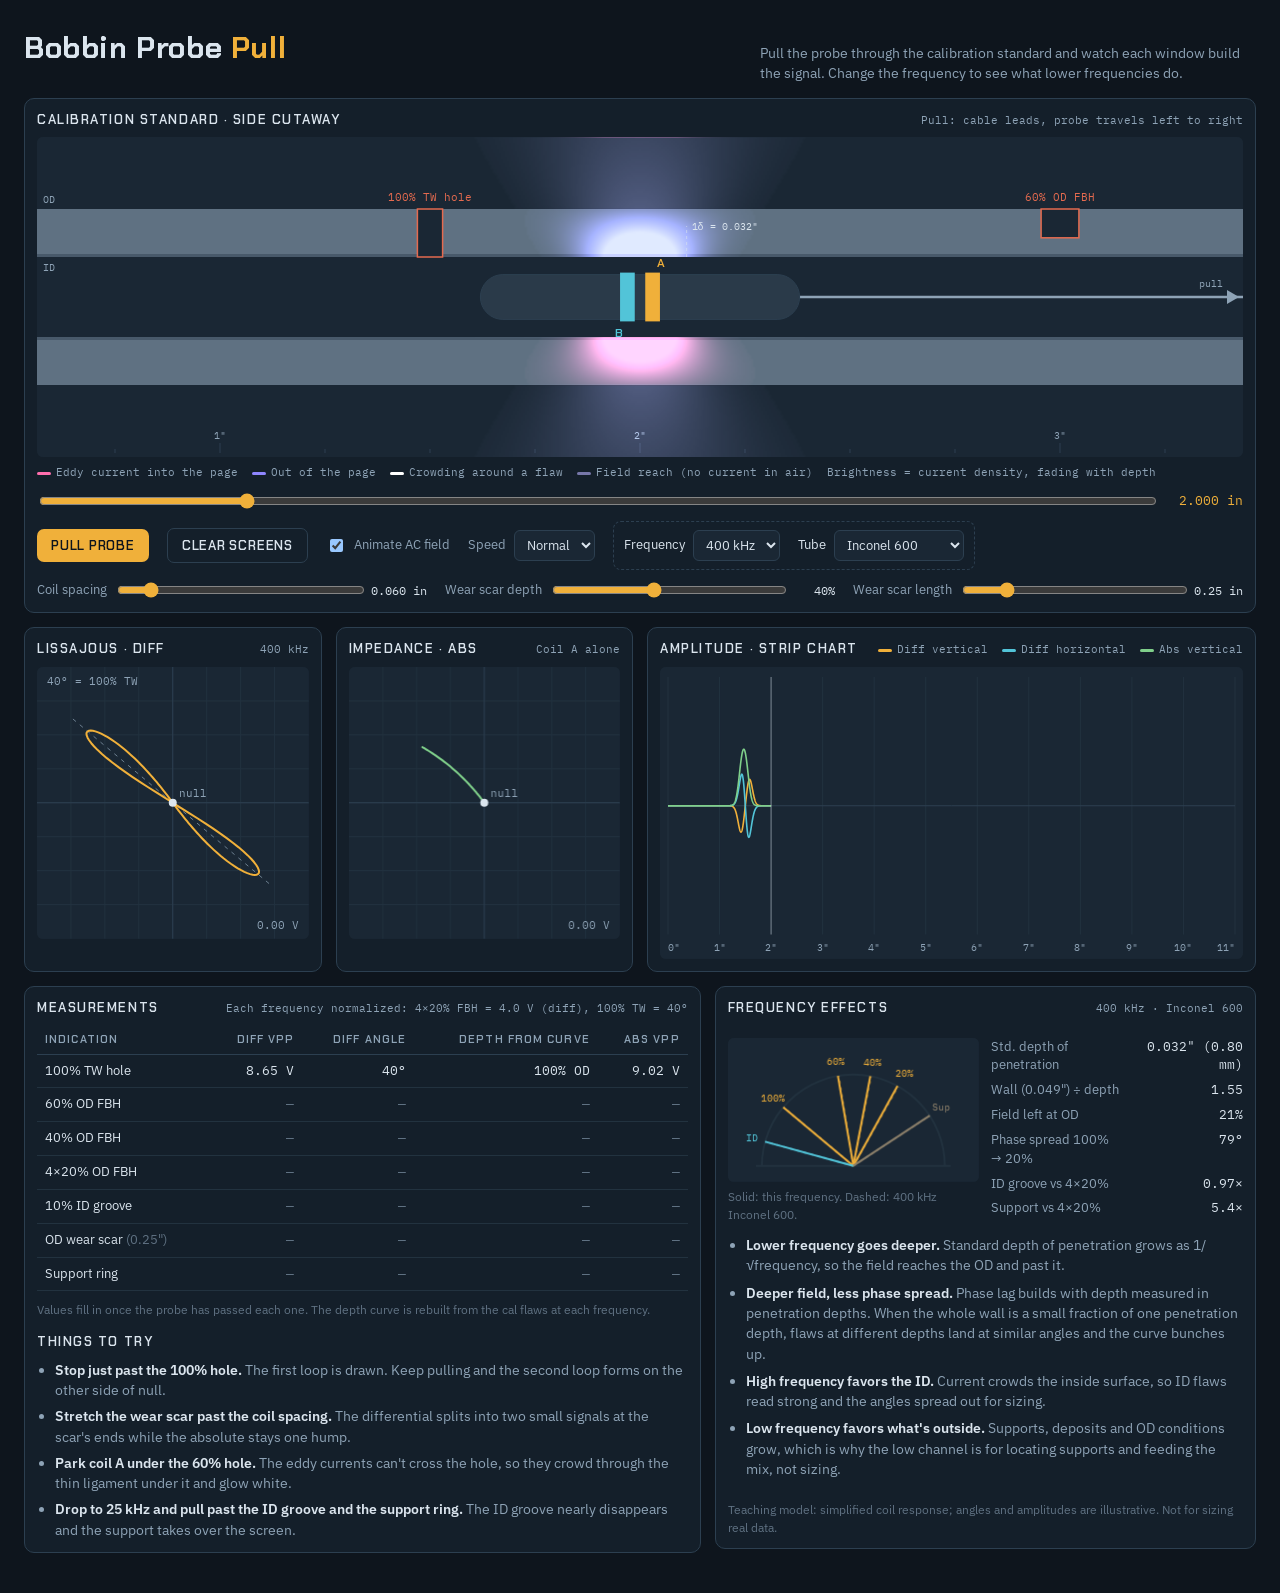
<file: deploy/ect/index.html>
<!doctype html>
<html lang="en">
<head>
<meta charset="utf-8">
<meta name="viewport" content="width=device-width, initial-scale=1">
<title>Bobbin Probe Pull</title>
<link rel="preconnect" href="https://fonts.googleapis.com">
<link rel="preconnect" href="https://fonts.gstatic.com" crossorigin>
<link rel="stylesheet" href="https://fonts.googleapis.com/css2?family=Chakra+Petch:wght@500;600;700&family=IBM+Plex+Sans:wght@400;500;600&family=IBM+Plex+Mono:wght@400;500&display=swap">
<style>
  /* Layout: instrument console. Standard cutaway across the top, three scope windows below, measurements and frequency effects last. */
  :root {
    --bg: #0e151d; --panel: #141f2a; --panel-2: #1a2734; --grid: #22323f; --line: #2c3f50;
    --fg: #dbe5ee; --muted: #8ea3b6; --amber: #f0b03a; --cyan: #52c4d8; --flaw: #e46a4f; --metal: #5f7182; --metal-2: #48596a;
    --ok: #7fcf8a; --steel: #8b7f6a; --edp: #ff6fae; --edn: #8f86ff; --haze: #b9b2ff;
    --display: "Chakra Petch", "Arial Narrow", sans-serif;
    --body: "IBM Plex Sans", system-ui, sans-serif;
    --mono: "IBM Plex Mono", ui-monospace, monospace;
    color-scheme: dark;
  }
  html, body { background: var(--bg); color: var(--fg); }
  body { font-family: var(--body); font-size: 14px; line-height: 1.45; }
  .wrap { max-width: 1240px; margin: 0 auto; padding-inline: 16px; padding-block: 18px 32px; display: grid; gap: 14px; }
  header { display: flex; flex-wrap: wrap; align-items: baseline; justify-content: space-between; gap: 6px 18px; }
  h1 { font-family: var(--display); font-weight: 700; font-size: clamp(22px, 3vw, 30px); letter-spacing: .02em; margin: 0; text-wrap: balance; }
  h1 span { color: var(--amber); }
  header p { margin: 0; color: var(--muted); max-width: 62ch; }
  .panel { background: var(--panel); border: 1px solid var(--line); border-radius: 10px; padding: 12px; min-width: 0; }
  .ph { display: flex; justify-content: space-between; align-items: baseline; gap: 10px; margin-bottom: 8px; flex-wrap: wrap; }
  .ph h2 { font-family: var(--display); font-weight: 600; font-size: 13px; letter-spacing: .12em; text-transform: uppercase; margin: 0; color: var(--fg); }
  .ph small { font-family: var(--mono); font-size: 11px; color: var(--muted); }
  canvas { display: block; width: 100%; border-radius: 6px; background: var(--panel-2); touch-action: none; }
  #std { height: 320px; cursor: ew-resize; }
  .scopes { display: grid; grid-template-columns: repeat(auto-fit, minmax(270px, 1fr)); gap: 14px; }
  .scope canvas { aspect-ratio: 1 / 1; }
  .scope.wide { grid-column: span 2; }
  .scope.wide canvas { aspect-ratio: 2 / 1; }
  @media (max-width: 620px) { .scope.wide { grid-column: auto; } .scope.wide canvas { aspect-ratio: 4 / 3; } }

  .controls { display: grid; gap: 10px; margin-top: 10px; }
  .pos { display: flex; align-items: center; gap: 12px; }
  .pos output { font-family: var(--mono); font-size: 13px; color: var(--amber); min-width: 9ch; white-space: nowrap; flex: none; text-align: right; font-variant-numeric: tabular-nums; }
  input[type=range] { width: 100%; accent-color: var(--amber); }
  .row { display: flex; flex-wrap: wrap; gap: 10px 18px; align-items: center; }
  button { font-family: var(--display); font-weight: 600; font-size: 13px; letter-spacing: .06em; text-transform: uppercase; color: var(--bg);
           background: var(--amber); border: 0; border-radius: 7px; padding: 8px 14px; cursor: pointer; }
  button.ghost { background: transparent; color: var(--fg); border: 1px solid var(--line); }
  button:focus-visible, input:focus-visible, select:focus-visible { outline: 2px solid var(--cyan); outline-offset: 2px; }
  label { display: inline-flex; align-items: center; gap: 8px; color: var(--muted); font-size: 13px; }
  label.slider { display: grid; grid-template-columns: auto 1fr auto; min-width: 230px; flex: 1 1 230px; }
  label output { font-family: var(--mono); color: var(--fg); font-size: 12px; min-width: 6ch; text-align: right; font-variant-numeric: tabular-nums; }
  select { background: var(--panel-2); color: var(--fg); border: 1px solid var(--line); border-radius: 6px; padding: 5px 8px; font: inherit; }
  .freqbox { display: flex; flex-wrap: wrap; gap: 10px 18px; padding: 8px 10px; border: 1px dashed var(--line); border-radius: 8px; }
  .freqbox label { color: var(--fg); }

  .bottom { display: grid; grid-template-columns: minmax(0, 1.25fr) minmax(0, 1fr); gap: 14px; align-items: start; }
  @media (max-width: 900px) { .bottom { grid-template-columns: minmax(0, 1fr); } }
  .tablewrap { overflow-x: auto; }
  table { width: 100%; border-collapse: collapse; font-size: 13px; }
  th { text-align: left; font-family: var(--display); font-weight: 600; font-size: 11px; letter-spacing: .1em; text-transform: uppercase; color: var(--muted);
       padding: 6px 8px; border-bottom: 1px solid var(--line); }
  td { padding: 7px 8px; border-bottom: 1px solid var(--grid); font-variant-numeric: tabular-nums; }
  td.num { font-family: var(--mono); text-align: right; }
  th.num { text-align: right; }
  tr.active td { background: rgba(240,176,58,.08); }
  tr.active td:first-child { box-shadow: inset 3px 0 0 var(--amber); }
  .pending { color: var(--metal); }
  .notes ul { margin: 0; padding-left: 18px; display: grid; gap: 6px; color: var(--muted); }
  .notes b { color: var(--fg); font-weight: 600; }
  .legend { display: flex; flex-wrap: wrap; gap: 6px 14px; font-family: var(--mono); font-size: 11px; color: var(--muted); }
  .legend i { display: inline-block; width: 14px; height: 3px; border-radius: 2px; vertical-align: middle; margin-right: 5px; }
  .foot { color: var(--metal); font-size: 12px; margin: 10px 0 0; }

  .fx { display: grid; gap: 12px; }
  .fxtop { display: grid; grid-template-columns: minmax(0, 1fr) minmax(0, 1fr); gap: 12px; align-items: start; }
  @media (max-width: 520px) { .fxtop { grid-template-columns: minmax(0, 1fr); } }
  #fan { aspect-ratio: 2 / 1.15; }
  dl { margin: 0; display: grid; grid-template-columns: auto auto; gap: 6px 12px; font-size: 13px; }
  dt { color: var(--muted); }
  dd { margin: 0; font-family: var(--mono); text-align: right; font-variant-numeric: tabular-nums; }
  .why { margin: 0; padding-left: 18px; display: grid; gap: 7px; color: var(--muted); }
  .why b { color: var(--fg); font-weight: 600; }
  @media (prefers-reduced-motion: reduce) { * { scroll-behavior: auto; } }
</style>
</head>
<body>

<div class="wrap">
  <header>
    <h1>Bobbin Probe <span>Pull</span></h1>
    <p>Pull the probe through the calibration standard and watch each window build the signal. Change the frequency to see what lower frequencies do.</p>
  </header>

  <section class="panel" aria-label="Calibration standard">
    <div class="ph"><h2>Calibration standard · side cutaway</h2><small>Pull: cable leads, probe travels left to right</small></div>
    <canvas id="std" aria-label="Probe inside the tube standard. Drag to pull the probe."></canvas>
    <div class="legend" style="margin-top:8px"><span><i style="background:var(--edp)"></i>Eddy current into the page</span><span><i style="background:var(--edn)"></i>Out of the page</span><span><i style="background:#fff"></i>Crowding around a flaw</span><span><i style="background:var(--haze);opacity:.6"></i>Field reach (no current in air)</span><span>Brightness = current density, fading with depth</span></div>
    <div class="controls">
      <div class="pos">
        <input id="pos" type="range" min="0" max="11" step="0.002" value="2.0" aria-label="Probe position in inches">
        <output id="posOut" for="pos">2.000 in</output>
      </div>
      <div class="row">
        <button id="play" type="button">Pull probe</button>
        <button id="clear" class="ghost" type="button">Clear screens</button>
        <label for="anim"><input id="anim" type="checkbox" checked> Animate AC field</label>
        <label for="speed">Speed
          <select id="speed"><option value="0.6">Slow</option><option value="1.4" selected>Normal</option><option value="3">Fast</option></select>
        </label>
        <div class="freqbox">
          <label for="freq">Frequency
            <select id="freq">
              <option value="800">800 kHz</option><option value="400" selected>400 kHz</option><option value="300">300 kHz</option>
              <option value="200">200 kHz</option><option value="100">100 kHz</option><option value="50">50 kHz</option>
              <option value="25">25 kHz</option><option value="10">10 kHz</option>
            </select>
          </label>
          <label for="mat">Tube
            <select id="mat">
              <option value="0.98">Inconel 600</option><option value="0.87">Inconel 690</option><option value="1.39">304 stainless</option>
              <option value="1.8">Titanium Gr 2</option><option value="5.3">90/10 Cu-Ni</option><option value="14">Admiralty brass</option>
            </select>
          </label>
        </div>
      </div>
      <div class="row">
        <label class="slider" for="spacing">Coil spacing <input id="spacing" type="range" min="0.03" max="0.3" step="0.005" value="0.06"><output id="spacingOut">0.060 in</output></label>
        <label class="slider" for="wDepth">Wear scar depth <input id="wDepth" type="range" min="10" max="80" step="1" value="40"><output id="wDepthOut">40%</output></label>
        <label class="slider" for="wLen">Wear scar length <input id="wLen" type="range" min="0.05" max="1.2" step="0.01" value="0.25"><output id="wLenOut">0.25 in</output></label>
      </div>
    </div>
  </section>

  <div class="scopes">
    <section class="panel scope" aria-label="Differential Lissajous">
      <div class="ph"><h2>Lissajous · diff</h2><small id="lissTag">400 kHz</small></div>
      <canvas id="liss"></canvas>
    </section>
    <section class="panel scope" aria-label="Impedance plane">
      <div class="ph"><h2>Impedance · abs</h2><small>Coil A alone</small></div>
      <canvas id="imp"></canvas>
    </section>
    <section class="panel scope wide" aria-label="Amplitude strip chart">
      <div class="ph"><h2>Amplitude · strip chart</h2>
        <div class="legend"><span><i style="background:var(--amber)"></i>Diff vertical</span><span><i style="background:var(--cyan)"></i>Diff horizontal</span><span><i style="background:var(--ok)"></i>Abs vertical</span></div>
      </div>
      <canvas id="strip"></canvas>
    </section>
  </div>

  <div class="bottom">
    <section class="panel notes">
      <div class="ph"><h2>Measurements</h2><small>Each frequency normalized: 4×20% FBH = 4.0 V (diff), 100% TW = 40°</small></div>
      <div class="tablewrap">
        <table>
          <thead><tr><th>Indication</th><th class="num">Diff Vpp</th><th class="num">Diff angle</th><th class="num">Depth from curve</th><th class="num">Abs Vpp</th></tr></thead>
          <tbody id="meas"></tbody>
        </table>
      </div>
      <p class="foot">Values fill in once the probe has passed each one. The depth curve is rebuilt from the cal flaws at each frequency.</p>
      <div class="ph" style="margin-top:14px"><h2>Things to try</h2></div>
      <ul>
        <li><b>Stop just past the 100% hole.</b> The first loop is drawn. Keep pulling and the second loop forms on the other side of null.</li>
        <li><b>Stretch the wear scar past the coil spacing.</b> The differential splits into two small signals at the scar's ends while the absolute stays one hump.</li>
        <li><b>Park coil A under the 60% hole.</b> The eddy currents can't cross the hole, so they crowd through the thin ligament under it and glow white.</li>
        <li><b>Drop to 25 kHz and pull past the ID groove and the support ring.</b> The ID groove nearly disappears and the support takes over the screen.</li>
      </ul>
    </section>

    <section class="panel fx" aria-label="Frequency effects">
      <div class="ph"><h2>Frequency effects</h2><small id="fxTag">400 kHz · Inconel 600</small></div>
      <div class="fxtop">
        <div>
          <canvas id="fan" aria-label="Phase angle of each cal flaw at this frequency, with 400 kHz shown dashed"></canvas>
          <p class="foot" style="margin-top:6px">Solid: this frequency. Dashed: 400 kHz Inconel 600.</p>
        </div>
        <dl>
          <dt>Std. depth of penetration</dt><dd id="fxDelta">—</dd>
          <dt>Wall (0.049") ÷ depth</dt><dd id="fxRatio">—</dd>
          <dt>Field left at OD</dt><dd id="fxOD">—</dd>
          <dt>Phase spread 100% → 20%</dt><dd id="fxSpread">—</dd>
          <dt>ID groove vs 4×20%</dt><dd id="fxID">—</dd>
          <dt>Support vs 4×20%</dt><dd id="fxSup">—</dd>
        </dl>
      </div>
      <ul class="why">
        <li><b>Lower frequency goes deeper.</b> Standard depth of penetration grows as 1/√frequency, so the field reaches the OD and past it.</li>
        <li><b>Deeper field, less phase spread.</b> Phase lag builds with depth measured in penetration depths. When the whole wall is a small fraction of one penetration depth, flaws at different depths land at similar angles and the curve bunches up.</li>
        <li><b>High frequency favors the ID.</b> Current crowds the inside surface, so ID flaws read strong and the angles spread out for sizing.</li>
        <li><b>Low frequency favors what's outside.</b> Supports, deposits and OD conditions grow, which is why the low channel is for locating supports and feeding the mix, not sizing.</li>
      </ul>
      <p class="foot">Teaching model: simplified coil response; angles and amplitudes are illustrative. Not for sizing real data.</p>
    </section>
  </div>
</div>

<script>
(() => {
  const D2R = Math.PI / 180, SIG = 0.07, STEP = 0.004, LEN = 11, WALL = 0.049, MU0 = 4e-7 * Math.PI;
  const css = n => getComputedStyle(document.documentElement).getPropertyValue(n).trim();
  const C = {}; ['bg','panel-2','grid','line','fg','muted','amber','cyan','flaw','metal','metal-2','ok','steel','edp','edn','haze'].forEach(k => C[k] = css('--' + k));
  const els = id => document.getElementById(id);
  const pos = els('pos'), spacing = els('spacing'), wDepth = els('wDepth'), wLen = els('wLen'), freq = els('freq'), mat = els('mat');

  // standard depth of penetration in inches: delta = 1 / sqrt(pi f mu sigma)
  const deltaIn = (fkHz, sigmaMS) => 39.37 / Math.sqrt(Math.PI * fkHz * 1e3 * MU0 * sigmaMS * 1e6);
  const DELTA_REF = deltaIn(400, 0.98);

  // Reference (400 kHz Inconel) angle curve, then stretched or compressed by how many penetration depths fit in the wall.
  const odBase = d => 40 + 115 * Math.pow(1 - d, 1.1);
  const idBase = d => 40 - 30 * (1 - d);
  function angleAt(base, S) {
    return base >= 40 ? 40 + 140 * Math.tanh((base - 40) * S / 140) : 40 - 50 * Math.tanh((40 - base) * S / 50);
  }

  function flaws(fkHz, sigma) {
    const delta = deltaIn(fkHz, sigma), S = DELTA_REF / delta, wd = +wDepth.value / 100;
    // zc = depth of the flaw's centre below the ID surface, as a fraction of wall
    const list = [
      { name: '100% TW hole',  x: 1.5,  L: 0.06,  depth: 1,   side: 'TW', a: 1.0,  zc: 0.5,  cal: 1 },
      { name: '60% OD FBH',    x: 3.0,  L: 0.09,  depth: 0.6, side: 'OD', a: 0.55, zc: 0.7,  cal: 0.6 },
      { name: '40% OD FBH',    x: 4.5,  L: 0.09,  depth: 0.4, side: 'OD', a: 0.40, zc: 0.8,  cal: 0.4 },
      { name: '4×20% OD FBH',  x: 6.0,  L: 0.09,  depth: 0.2, side: 'OD', a: 0.33, zc: 0.9,  cal: 0.2 },
      { name: '10% ID groove', x: 7.5,  L: 0.06,  depth: 0.1, side: 'ID', a: 0.45, zc: 0.05 },
      { name: 'OD wear scar',  x: 9.0,  L: +wLen.value, depth: wd, side: 'OD', a: 0.25 + 0.6 * wd, zc: 1 - wd / 2, wear: true },
      { name: 'Support ring',  x: 10.35, L: 0.625, depth: 0,  side: 'SUP', a: 1.2, zc: 1.5, support: true },
    ];
    return list.map(f => {
      const base = f.support ? 180 : f.side === 'ID' ? idBase(f.depth) : odBase(f.depth);
      // amplitude: field decays as exp(-z/delta) going out and coming back
      const amp = f.a * Math.exp(-2 * f.zc * WALL * (1 / delta - 1 / DELTA_REF));
      return { ...f, th: angleAt(base, S), a: amp, thRef: angleAt(base, 1) };
    });
  }

  function erf(x) { const t = 1 / (1 + 0.3275911 * Math.abs(x)); const y = 1 - (((((1.061405429 * t - 1.453152027) * t) + 1.421413741) * t - 0.284496736) * t + 0.254829592) * t * Math.exp(-x * x); return x >= 0 ? y : -y; }
  const foot = (u, L) => 0.5 * (erf((u + L / 2) / (Math.SQRT2 * SIG)) - erf((u - L / 2) / (Math.SQRT2 * SIG)));

  // One coil's response at axial position p. Phase lags a little more at the edges of each response, which opens the loops.
  function coil(p, F, k) {
    let re = 0, im = 0;
    for (const f of F) {
      const g = foot(p - f.x, f.L); if (g < 1e-4) continue;
      const g0 = foot(0, f.L), th = (f.th + k * (1 - g / g0)) * D2R;
      re += f.a * g * Math.cos(th); im += f.a * g * Math.sin(th);
    }
    return [re, im];
  }

  let model = null;
  function build() {
    const fk = +freq.value, sigma = +mat.value, F = flaws(fk, sigma), s = +spacing.value, k = 12, n = Math.round(LEN / STEP) + 1;
    const diff = new Float64Array(n * 2), abs = new Float64Array(n * 2);
    for (let i = 0; i < n; i++) {
      // coil A leads on a pull; differential shown as B − A so the trace runs in pull orientation
      const x = i * STEP, A = coil(x + s / 2, F, k), B = coil(x - s / 2, F, k);
      diff[2 * i] = B[0] - A[0]; diff[2 * i + 1] = B[1] - A[1]; abs[2 * i] = A[0]; abs[2 * i + 1] = A[1];
    }
    // set phase: through-wall hole reads exactly 40°
    const rot = (40 - measure(diff, F[0], s).angle) * D2R, cr = Math.cos(rot), sr = Math.sin(rot);
    for (const arr of [diff, abs]) for (let i = 0; i < n; i++) { const re = arr[2 * i], im = arr[2 * i + 1]; arr[2 * i] = re * cr - im * sr; arr[2 * i + 1] = re * sr + im * cr; }
    // set volts: 4×20% FBH differential = 4.0 V
    const scale = 4 / measure(diff, F[3], s).vpp;
    for (let i = 0; i < diff.length; i++) { diff[i] *= scale; abs[i] *= scale; }
    const meas = F.map(f => ({ ...measure(diff, f, s), abs: measure(abs, f, s).vpp }));
    // depth curve from the cal flaws at this frequency (angle -> depth), like building it on the instrument
    const odPts = F.filter(f => f.cal).map((f, i) => [meas[F.indexOf(f)].angle, f.cal]).sort((a, b) => a[0] - b[0]);
    const idPts = [[meas[4].angle, 0.1], [meas[0].angle, 1]];
    // scope span from the flaws only, so a big support signal runs off screen like it would on a fixed span
    const sup = F.find(f => f.support);
    let dMax = 0, aMax = 0;
    for (let i = 0; i < n; i++) {
      if (Math.abs(i * STEP - sup.x) < sup.L / 2 + 0.35) continue;
      dMax = Math.max(dMax, Math.hypot(diff[2 * i], diff[2 * i + 1])); aMax = Math.max(aMax, Math.hypot(abs[2 * i], abs[2 * i + 1]));
    }
    model = { F, s, n, diff, abs, meas, dMax, aMax, odPts, idPts, fk, sigma, delta: deltaIn(fk, sigma) };
  }

  const interp = (pts, x) => {
    if (x <= pts[0][0]) return pts[0][1];
    for (let i = 1; i < pts.length; i++) if (x <= pts[i][0]) { const [x0, y0] = pts[i - 1], [x1, y1] = pts[i]; return y0 + (y1 - y0) * (x - x0) / (x1 - x0); }
    return pts[pts.length - 1][1];
  };
  function depthFromCurve(angle) {
    if (angle >= model.meas[0].angle) return { side: 'OD', d: Math.max(0, Math.min(1, interp(model.odPts, angle))) };
    return { side: 'ID', d: Math.max(0, Math.min(1, interp(model.idPts, angle))) };
  }

  // Vpp = longest chord between two trace points around the indication; angle of that chord in the 40° up-left convention
  function measure(arr, f, s) {
    const half = f.L / 2 + s + 4 * SIG, i0 = Math.max(0, Math.floor((f.x - half) / STEP)), i1 = Math.min(arr.length / 2 - 1, Math.ceil((f.x + half) / STEP));
    let best = 0, bi = i0, bj = i0;
    for (let i = i0; i <= i1; i += 2) for (let j = i + 2; j <= i1; j += 2) {
      const d = Math.hypot(arr[2 * i] - arr[2 * j], arr[2 * i + 1] - arr[2 * j + 1]); if (d > best) { best = d; bi = i; bj = j; }
    }
    const dre = arr[2 * bj] - arr[2 * bi], dim = arr[2 * bj + 1] - arr[2 * bi + 1];
    let ang = Math.atan2(dim, dre) / D2R; ang = ((ang % 180) + 180) % 180;
    return { vpp: best, angle: ang, end: f.x + half };
  }

  // ---------- drawing helpers
  function setup(cv) {
    const r = cv.getBoundingClientRect(), dpr = Math.min(2, window.devicePixelRatio || 1);
    const w = Math.max(1, Math.round(r.width * dpr)), h = Math.max(1, Math.round(r.height * dpr));
    if (cv.width !== w || cv.height !== h) { cv.width = w; cv.height = h; }
    const ctx = cv.getContext('2d'); ctx.setTransform(dpr, 0, 0, dpr, 0, 0);
    return { ctx, w: r.width, h: r.height };
  }
  const font = (px, fam = 'mono') => `${px}px ${css('--' + fam)}`;
  const hexA = (hex, a) => hex + Math.round(Math.max(0, Math.min(1, a)) * 255).toString(16).padStart(2, '0');

  function scopeFrame(ctx, w, h) {
    ctx.fillStyle = C['panel-2']; ctx.fillRect(0, 0, w, h);
    ctx.strokeStyle = C.grid; ctx.lineWidth = 1;
    for (let i = 1; i < 8; i++) { const x = (w * i) / 8, y = (h * i) / 8; ctx.beginPath(); ctx.moveTo(x, 0); ctx.lineTo(x, h); ctx.moveTo(0, y); ctx.lineTo(w, y); ctx.stroke(); }
    ctx.strokeStyle = C.line; ctx.beginPath(); ctx.moveTo(w / 2, 0); ctx.lineTo(w / 2, h); ctx.moveTo(0, h / 2); ctx.lineTo(w, h / 2); ctx.stroke();
  }
  // user frame (re, im) -> screen: angle measured up from the LEFT horizontal
  const toScreen = (re, im, cx, cy, sc) => [cx - re * sc, cy - im * sc];
  let traceStart = 0;

  function drawScope(cv, arr, maxMag, idx, opts) {
    const { ctx, w, h } = setup(cv); scopeFrame(ctx, w, h);
    const cx = w / 2, cy = h / 2, sc = (Math.min(w, h) * 0.42) / Math.max(maxMag, 1e-6);
    if (opts.refLine) {
      ctx.save(); ctx.setLineDash([4, 5]); ctx.strokeStyle = C.muted; ctx.globalAlpha = .7; ctx.beginPath();
      const L = Math.min(w, h) * 0.48, c = Math.cos(40 * D2R), s = Math.sin(40 * D2R);
      ctx.moveTo(cx - c * L, cy - s * L); ctx.lineTo(cx + c * L, cy + s * L); ctx.stroke(); ctx.restore();
      ctx.fillStyle = C.muted; ctx.font = font(11); ctx.fillText('40° = 100% TW', 10, 18);
    }
    ctx.save(); ctx.beginPath(); ctx.rect(0, 0, w, h); ctx.clip();
    ctx.lineWidth = 2; ctx.strokeStyle = opts.color; ctx.lineJoin = 'round'; ctx.beginPath();
    for (let i = traceStart; i <= idx; i++) { const [x, y] = toScreen(arr[2 * i], arr[2 * i + 1], cx, cy, sc); i === traceStart ? ctx.moveTo(x, y) : ctx.lineTo(x, y); }
    ctx.stroke();
    const [dx, dy] = toScreen(arr[2 * idx], arr[2 * idx + 1], cx, cy, sc);
    ctx.fillStyle = C.fg; ctx.beginPath(); ctx.arc(dx, dy, 4, 0, Math.PI * 2); ctx.fill(); ctx.restore();
    ctx.fillStyle = C.muted; ctx.font = font(11); ctx.fillText('null', cx + 6, cy - 6);
    const mag = Math.hypot(arr[2 * idx], arr[2 * idx + 1]);
    ctx.textAlign = 'right'; ctx.fillText(`${mag.toFixed(2)} V`, w - 10, h - 10); ctx.textAlign = 'left';
  }

  function drawStrip(cv, idx) {
    const { ctx, w, h } = setup(cv); ctx.fillStyle = C['panel-2']; ctx.fillRect(0, 0, w, h);
    const padL = 8, padR = 8, top = 10, bot = 24, pw = w - padL - padR, ph = h - top - bot;
    const X = x => padL + (x / LEN) * pw, mid = top + ph / 2, sc = (ph / 2 * 0.9) / Math.max(model.dMax, model.aMax, 1e-6);
    ctx.strokeStyle = C.grid; ctx.lineWidth = 1;
    for (let i = 0; i <= LEN; i++) { ctx.beginPath(); ctx.moveTo(X(i), top); ctx.lineTo(X(i), top + ph); ctx.stroke(); }
    ctx.strokeStyle = C.line; ctx.beginPath(); ctx.moveTo(padL, mid); ctx.lineTo(w - padR, mid); ctx.stroke();
    ctx.fillStyle = C.muted; ctx.font = font(10);
    for (let i = 0; i <= LEN; i += 1) { ctx.textAlign = i === 0 ? 'left' : i === LEN ? 'right' : 'center'; ctx.fillText(`${i}"`, X(i), h - 8); }
    ctx.textAlign = 'left';
    ctx.save(); ctx.beginPath(); ctx.rect(0, top, w, ph); ctx.clip();
    const series = [[model.diff, 1, C.amber, -1], [model.diff, 0, C.cyan, 1], [model.abs, 1, C.ok, -1]];
    for (const [arr, comp, col, sign] of series) {
      ctx.strokeStyle = col; ctx.lineWidth = 1.6; ctx.beginPath();
      for (let i = traceStart; i <= idx; i++) { const x = X(i * STEP), y = mid + sign * arr[2 * i + comp] * sc; i === traceStart ? ctx.moveTo(x, y) : ctx.lineTo(x, y); }
      ctx.stroke();
    }
    ctx.restore();
    ctx.strokeStyle = C.fg; ctx.globalAlpha = .5; ctx.beginPath(); ctx.moveTo(X(idx * STEP), top); ctx.lineTo(X(idx * STEP), top + ph); ctx.stroke(); ctx.globalAlpha = 1;
  }

  function drawStandard(cv, p, tSec = performance.now() / 1000) {
    const { ctx, w, h } = setup(cv);
    ctx.fillStyle = C['panel-2']; ctx.fillRect(0, 0, w, h);
    const view = Math.min(LEN, Math.max(1.6, w / 420)), x0 = Math.min(LEN - view, Math.max(0, p - view / 2));
    const X = x => ((x - x0) / view) * w, wall = 48, boreTop = 120, boreBot = h - 120, radial = wall / WALL;
    // support ring sits outside the tube
    const sup = model.F.find(f => f.support), sa = X(sup.x - sup.L / 2), sb = X(sup.x + sup.L / 2);
    if (sb > 0 && sa < w) {
      ctx.fillStyle = C.steel; ctx.fillRect(sa, boreTop - wall - 30, sb - sa, 26); ctx.fillRect(sa, boreBot + wall + 4, sb - sa, 26);
      ctx.fillStyle = C.bg; ctx.font = font(11); ctx.textAlign = 'center'; ctx.fillText('support ring 0.625"', (sa + sb) / 2, boreTop - wall - 13); ctx.textAlign = 'left';
    }
    // tube walls
    ctx.fillStyle = C.metal; ctx.fillRect(0, boreTop - wall, w, wall); ctx.fillRect(0, boreBot, w, wall);
    ctx.fillStyle = C['metal-2']; ctx.fillRect(0, boreTop - 3, w, 3); ctx.fillRect(0, boreBot, w, 3);
    ctx.fillStyle = C.muted; ctx.font = font(10); ctx.fillText('OD', 6, boreTop - wall - 6); ctx.fillText('ID', 6, boreTop + 14);
    // inch ticks
    ctx.strokeStyle = C.line; ctx.fillStyle = C.muted;
    for (let i = Math.ceil(x0 * 4) / 4; i <= x0 + view; i += 0.25) {
      const x = X(i), major = Math.abs(i - Math.round(i)) < 1e-6;
      ctx.beginPath(); ctx.moveTo(x, h - 4); ctx.lineTo(x, h - (major ? 14 : 8)); ctx.stroke();
      if (major && x > 14 && x < w - 14) { ctx.textAlign = 'center'; ctx.fillText(`${Math.round(i)}"`, x, h - 18); }
    }
    ctx.textAlign = 'left';
    // flaws
    for (const f of model.F) {
      if (f.support) continue;
      const xa = X(f.x - f.L / 2), xb = X(f.x + f.L / 2); if (xb < -40 || xa > w + 40) continue;
      const dpx = wall * f.depth, wpx = Math.max(3, xb - xa), both = f.name.startsWith('4×') || f.wear;
      const shapes = [];
      if (f.side === 'ID') shapes.push([xa, boreTop - dpx, wpx, dpx], [xa, boreBot, wpx, dpx]);
      else if (f.side === 'TW') shapes.push([xa, boreTop - wall, wpx, wall]);
      else { shapes.push([xa, boreTop - wall, wpx, dpx]); if (both) shapes.push([xa, boreBot + wall - dpx, wpx, dpx]); }
      ctx.fillStyle = C['panel-2']; shapes.forEach(r => ctx.fillRect(...r));
      ctx.strokeStyle = C.flaw; ctx.lineWidth = 1.5; shapes.forEach(r => ctx.strokeRect(...r));
      if ((xa + xb) / 2 > 70 && (xa + xb) / 2 < w - 70) { ctx.fillStyle = C.flaw; ctx.font = font(11); ctx.textAlign = 'center'; ctx.fillText(f.name, (xa + xb) / 2, boreTop - wall - 8); ctx.textAlign = 'left'; }
    }
    // probe body; on a pull the cable leads in the direction of travel
    const s = model.s, ph = (boreBot - boreTop) * 0.56, py = (boreTop + boreBot) / 2 - ph / 2;
    const pxA = X(p + s / 2), pxB = X(p - s / 2), bodyL = X(p - s / 2 - 0.35), bodyR = X(p + s / 2 + 0.35), cy = (boreTop + boreBot) / 2;
    ctx.strokeStyle = C.muted; ctx.lineWidth = 2.5; ctx.beginPath(); ctx.moveTo(bodyR, cy); ctx.lineTo(w, cy); ctx.stroke();
    ctx.fillStyle = C.muted; ctx.beginPath(); ctx.moveTo(w - 4, cy); ctx.lineTo(w - 16, cy - 7); ctx.lineTo(w - 16, cy + 7); ctx.closePath(); ctx.fill();
    ctx.font = font(10); ctx.textAlign = 'right'; ctx.fillText('pull', w - 20, cy - 10); ctx.textAlign = 'left';
    ctx.fillStyle = '#2a3a49'; ctx.strokeStyle = C.line; ctx.lineWidth = 1; roundRect(ctx, bodyL, py, bodyR - bodyL, ph, ph / 2); ctx.fill(); ctx.stroke();
    // eddy currents: computed per pixel through the wall and support, and disturbed by the flaws
    const dpx = model.delta * radial, axial = Math.max(26, (0.09 / view) * w);
    drawEddy(ctx, w, x0, view, boreTop, boreBot, wall, radial, p, s, tSec);
    // 1-delta marker on the top wall
    ctx.save(); ctx.setLineDash([3, 3]); ctx.strokeStyle = C.fg; ctx.globalAlpha = .6;
    const yd = boreTop - dpx; ctx.beginPath(); ctx.moveTo(pxA + axial * 0.9, boreTop); ctx.lineTo(pxA + axial * 0.9, Math.max(4, yd)); ctx.stroke(); ctx.restore();
    ctx.fillStyle = C.fg; ctx.font = font(10); ctx.fillText(`1δ = ${model.delta.toFixed(3)}"`, pxA + axial * 0.9 + 5, Math.max(14, yd + 4));
    const cw = Math.max(5, (SIG * 0.5 / view) * w);
    for (const [x, col, lab] of [[pxA, C.amber, 'A'], [pxB, C.cyan, 'B']]) {
      ctx.fillStyle = col; ctx.fillRect(x - cw / 2, py - 2, cw, ph + 4);
      ctx.font = `600 12px ${css('--display')}`; ctx.textAlign = 'center'; ctx.fillText(lab, x + (lab === 'A' ? 8 : -8), lab === 'A' ? py - 8 : py + ph + 18); ctx.textAlign = 'left';
    }
  }
  // ---------- eddy-current field
  // Current density J ~ G(axial) * exp(-z/δ) * cos(ωt - z/δ): it fades and lags with depth z below the ID.
  // Voids carry no current; current crowds around a flaw's edges and through the ligament under it.
  const off = document.createElement('canvas'), offCtx = off.getContext('2d');
  const RES = 2, GAP = 4, SUPT = 26, CROWD_LEN = 0.008, GAIN = 1.35, AIR_SPREAD = 0.09;
  const rgb = hx => { const n = parseInt(hx.slice(1), 16); return [(n >> 16) & 255, (n >> 8) & 255, n & 255]; };
  const reduceMotion = window.matchMedia && window.matchMedia('(prefers-reduced-motion: reduce)').matches;
  const animOn = () => els('anim').checked;
  function drawEddy(ctx, w, x0, view, boreTop, boreBot, wall, radial, p, s, tSec) {
    // region runs from the ID surface out to the canvas edge, so the field's reach past the OD is visible
    const regionH = boreTop, cols = Math.ceil(w / RES), rows = Math.ceil(regionH / RES);
    if (off.width !== cols || off.height !== rows * 2) { off.width = cols; off.height = rows * 2; }
    const img = offCtx.createImageData(cols, rows * 2), d = img.data;
    const delta = model.delta, t = WALL, gapIn = GAP / radial, supIn = SUPT / radial;
    const coils = [p + s / 2, p - s / 2], sup = model.F.find(f => f.support);
    const rects = [[], []];
    for (const f of model.F) {
      if (f.support) continue;
      const xa = f.x - f.L / 2, xb = f.x + f.L / 2; if (xb < x0 - 0.2 || xa > x0 + view + 0.2) continue;
      let za, zb, walls;
      if (f.side === 'ID') { za = 0; zb = f.depth * t; walls = [0, 1]; }
      else if (f.side === 'TW') { za = 0; zb = t; walls = [0]; }
      else { za = (1 - f.depth) * t; zb = t; walls = (f.name.startsWith('4×') || f.wear) ? [0, 1] : [0]; }
      for (const wi of walls) rects[wi].push([xa, xb, za, zb]);
    }
    const anim = animOn(), wt = tSec * 2 * Math.PI / 1.6;
    const cPos = rgb(C.edp), cNeg = rgb(C.edn), cHaze = rgb(C.haze);
    const xs = new Float64Array(cols); for (let c = 0; c < cols; c++) xs[c] = x0 + ((c + 0.5) * RES / w) * view;
    for (let wi = 0; wi < 2; wi++) {
      const dirSign = wi === 0 ? 1 : -1; // circumferential current: into the page on top, out of it on the bottom
      for (let r = 0; r < rows; r++) {
        const z = (r + 0.5) * RES / radial, inTube = z <= t, inSupBand = z > t + gapIn && z <= t + gapIn + supIn;
        // inside metal the field decays as exp(-z/δ); past the OD it only spreads out (air does not absorb it)
        const throughWall = Math.exp(-Math.min(z, t) / delta), spread = z > t ? Math.exp(-(z - t) / AIR_SPREAD) : 1;
        const decay = throughWall * spread, supDecay = decay * Math.exp(-Math.max(0, z - t - gapIn) / delta);
        if (decay * GAIN * 2 < 0.004) continue;
        const phase = Math.cos(wt - z / delta), sa = 0.06 + 0.6 * z, inv = 1 / (2 * sa * sa);
        for (let c = 0; c < cols; c++) {
          const xi = xs[c];
          // which medium: tube metal, support metal, or air (outside the tube, or inside a flaw)
          let metal = inTube, cond = 1;
          if (!inTube && inSupBand && xi >= sup.x - sup.L / 2 && xi <= sup.x + sup.L / 2) { metal = true; cond = 0.8; }
          let dmin = 1e9;
          if (inTube) for (const [xa, xb, za, zb] of rects[wi]) {
            const dx = xi < xa ? xa - xi : xi > xb ? xi - xb : 0, dz = z < za ? za - z : z > zb ? z - zb : 0;
            if (dx === 0 && dz === 0) { metal = false; break; }
            const dd = Math.hypot(dx, dz); if (dd < dmin) dmin = dd;
          }
          let mag = 0;
          for (const xc of coils) { const u = xi - xc; mag += Math.exp(-u * u * inv); }
          mag *= (cond < 1 ? supDecay : decay) * GAIN;
          if (mag < 0.004) continue;
          const k = ((wi * rows + r) * cols + c) * 4;
          if (!metal) {
            // magnetic field reach: present in air, but no eddy current flows there
            const a = Math.min(1, Math.pow(mag, 0.6)) * 0.42;
            if (a < 0.015) continue;
            d[k] = cHaze[0]; d[k + 1] = cHaze[1]; d[k + 2] = cHaze[2]; d[k + 3] = a * 255;
            continue;
          }
          mag *= cond;
          const crowd = dmin < 1e8 ? Math.exp(-dmin / CROWD_LEN) : 0, boost = 1 + 2.6 * crowd;
          const val = (anim ? mag * phase * dirSign : mag) * boost;
          const a = Math.min(1, Math.pow(Math.abs(val), 0.7));
          if (a < 0.02) continue;
          const base = val >= 0 ? cPos : cNeg, hot = Math.min(1, crowd * Math.min(1, mag * 2.5)) * 0.9;
          d[k] = base[0] + (255 - base[0]) * hot; d[k + 1] = base[1] + (255 - base[1]) * hot; d[k + 2] = base[2] + (255 - base[2]) * hot; d[k + 3] = a * 230;
        }
      }
    }
    offCtx.putImageData(img, 0, 0);
    ctx.save(); ctx.globalCompositeOperation = 'lighter'; ctx.imageSmoothingEnabled = true;
    ctx.save(); ctx.translate(0, boreTop); ctx.scale(1, -1); ctx.drawImage(off, 0, 0, cols, rows, 0, 0, cols * RES, rows * RES); ctx.restore();
    ctx.drawImage(off, 0, rows, cols, rows, 0, boreBot, cols * RES, rows * RES);
    ctx.restore();
  }
  function roundRect(ctx, x, y, w, h, r) { ctx.beginPath(); ctx.moveTo(x + r, y); ctx.arcTo(x + w, y, x + w, y + h, r); ctx.arcTo(x + w, y + h, x, y + h, r); ctx.arcTo(x, y + h, x, y, r); ctx.arcTo(x, y, x + w, y, r); ctx.closePath(); }

  // Phase fan: the angle each cal flaw lands at, this frequency (solid) vs 400 kHz Inconel (dashed)
  function drawFan() {
    const { ctx, w, h } = setup(els('fan')); ctx.fillStyle = C['panel-2']; ctx.fillRect(0, 0, w, h);
    const cx = w / 2, cy = h - 16, R = Math.min(w / 2 - 34, h - 34);
    ctx.strokeStyle = C.grid; ctx.beginPath(); ctx.arc(cx, cy, R, Math.PI, 2 * Math.PI); ctx.stroke();
    ctx.beginPath(); ctx.moveTo(cx - R - 6, cy); ctx.lineTo(cx + R + 6, cy); ctx.stroke();
    const items = [[0, '100%', C.amber], [1, '60%', C.amber], [2, '40%', C.amber], [3, '20%', C.amber], [4, 'ID', C.cyan], [6, 'Sup', C.steel]];
    const pt = (deg, r) => [cx - Math.cos(deg * D2R) * r, cy - Math.sin(deg * D2R) * r];
    for (const [i, lab, col] of items) {
      const f = model.F[i], [rx, ry] = pt(f.thRef, R);
      ctx.save(); ctx.setLineDash([3, 4]); ctx.strokeStyle = col; ctx.globalAlpha = .45; ctx.beginPath(); ctx.moveTo(cx, cy); ctx.lineTo(rx, ry); ctx.stroke(); ctx.restore();
    }
    const placed = [];
    for (const [i, lab, col] of items) {
      const ang = i === 6 ? model.F[i].th : model.meas[i].angle, [x, y] = pt(ang, R);
      ctx.strokeStyle = col; ctx.lineWidth = 2; ctx.beginPath(); ctx.moveTo(cx, cy); ctx.lineTo(x, y); ctx.stroke();
      let [lx, ly] = pt(ang, R + 14); while (placed.some(([px, py]) => Math.hypot(px - lx, py - ly) < 14)) ly -= 11;
      placed.push([lx, ly]);
      ctx.fillStyle = col; ctx.font = font(10); ctx.textAlign = 'center'; ctx.fillText(lab, lx, ly + 3); ctx.textAlign = 'left';
    }
  }

  function renderFx() {
    const d = model.delta, ratio = WALL / d, m = model.meas;
    els('fxDelta').textContent = `${d.toFixed(3)}" (${(d * 25.4).toFixed(2)} mm)`;
    els('fxRatio').textContent = ratio.toFixed(2);
    els('fxOD').textContent = `${(Math.exp(-ratio) * 100).toFixed(0)}%`;
    els('fxSpread').textContent = `${Math.abs(m[3].angle - m[0].angle).toFixed(0)}°`;
    els('fxID').textContent = `${(m[4].vpp / m[3].vpp).toFixed(2)}×`;
    els('fxSup').textContent = `${(m[6].vpp / m[3].vpp).toFixed(1)}×`;
    const matName = mat.options[mat.selectedIndex].text;
    els('fxTag').textContent = `${model.fk} kHz · ${matName}`;
    els('lissTag').textContent = `${model.fk} kHz`;
    drawFan();
  }

  function renderTable(p) {
    const rows = model.F.map((f, i) => {
      const m = model.meas[i], passed = p >= m.end, near = Math.abs(p - f.x) < f.L / 2 + 0.3;
      let depth = '—';
      if (!f.support) { const df = depthFromCurve(m.angle); depth = `${(df.d * 100).toFixed(0)}% ${df.side}`; }
      const cells = passed
        ? `<td class="num">${m.vpp.toFixed(2)} V</td><td class="num">${m.angle.toFixed(0)}°</td><td class="num">${depth}</td><td class="num">${m.abs.toFixed(2)} V</td>`
        : `<td class="num pending">—</td><td class="num pending">—</td><td class="num pending">—</td><td class="num pending">—</td>`;
      return `<tr class="${near ? 'active' : ''}"><td>${f.name}${f.wear ? ` <span class="pending">(${f.L.toFixed(2)}")</span>` : ''}</td>${cells}</tr>`;
    });
    els('meas').innerHTML = rows.join('');
  }

  function render() {
    if (!model) return;
    const p = +pos.value, idx = Math.min(model.n - 1, Math.round(p / STEP));
    if (idx < traceStart) traceStart = idx;
    els('posOut').textContent = `${p.toFixed(3)} in`;
    drawStandard(els('std'), p);
    drawScope(els('liss'), model.diff, model.dMax, idx, { color: C.amber, refLine: true });
    drawScope(els('imp'), model.abs, model.aMax, idx, { color: C.ok, refLine: false });
    drawStrip(els('strip'), idx);
    renderTable(p);
  }

  // ---------- interaction
  let playing = false, last = 0;
  function tick(t) {
    if (!playing) return;
    const dt = last ? (t - last) / 1000 : 0; last = t;
    let p = +pos.value + dt * +els('speed').value;
    if (p >= LEN) { p = LEN; setPlaying(false); }
    pos.value = p; render(); requestAnimationFrame(tick);
  }
  function setPlaying(on) {
    playing = on; last = 0; els('play').textContent = on ? 'Pause' : 'Pull probe';
    if (on) { if (+pos.value >= LEN - 0.01) { pos.value = 0; traceStart = 0; } requestAnimationFrame(tick); }
  }
  els('play').addEventListener('click', () => setPlaying(!playing));
  els('clear').addEventListener('click', () => { traceStart = Math.round(+pos.value / STEP); render(); });
  pos.addEventListener('input', render);
  const rebuild = () => { build(); renderFx(); render(); };
  const out = (inp, o, f) => { const u = () => { els(o).textContent = f(+inp.value); }; inp.addEventListener('input', () => { u(); rebuild(); }); u(); };
  out(spacing, 'spacingOut', v => `${v.toFixed(3)} in`);
  out(wDepth, 'wDepthOut', v => `${v}%`);
  out(wLen, 'wLenOut', v => `${v.toFixed(2)} in`);
  freq.addEventListener('change', rebuild);
  mat.addEventListener('change', rebuild);

  // drag on the standard: dragging right pulls the probe forward
  const std = els('std'); let dragging = false, dragX = 0, dragP = 0;
  std.addEventListener('pointerdown', e => { dragging = true; dragX = e.clientX; dragP = +pos.value; std.setPointerCapture(e.pointerId); setPlaying(false); });
  std.addEventListener('pointermove', e => {
    if (!dragging) return; const r = std.getBoundingClientRect(), view = Math.min(LEN, Math.max(1.6, r.width / 420));
    pos.value = Math.min(LEN, Math.max(0, dragP + ((e.clientX - dragX) / r.width) * view)); render();
  });
  std.addEventListener('pointerup', () => { dragging = false; });

  if (reduceMotion) els('anim').checked = false;
  els('anim').addEventListener('change', render);
  window.addEventListener('resize', () => { renderFx(); render(); });
  build();
  const first = () => { renderFx(); render(); };
  function loop(t) { if (model && animOn() && !document.hidden) drawStandard(els('std'), +pos.value, t / 1000); requestAnimationFrame(loop); }
  (document.fonts ? document.fonts.ready : Promise.resolve()).then(first);
  first();
  requestAnimationFrame(loop);
})();
</script>
</body>
</html>
</file>
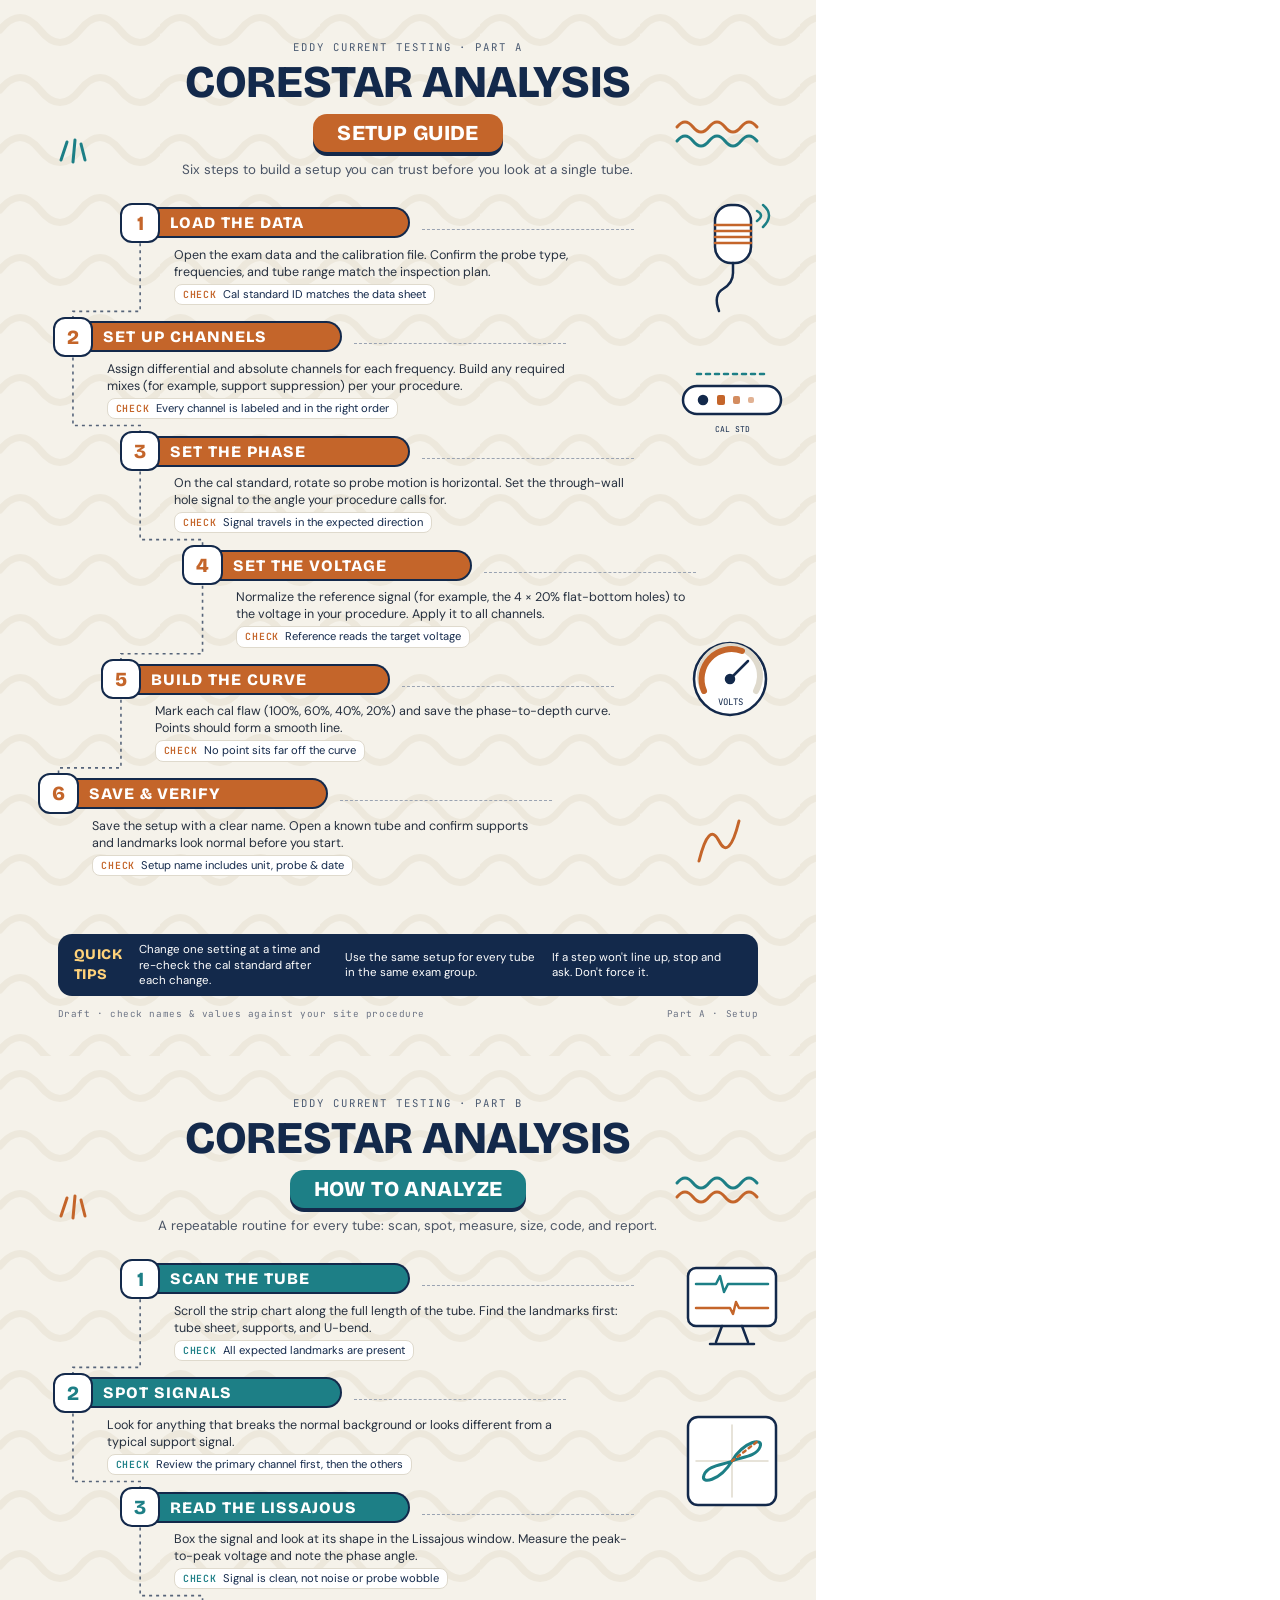
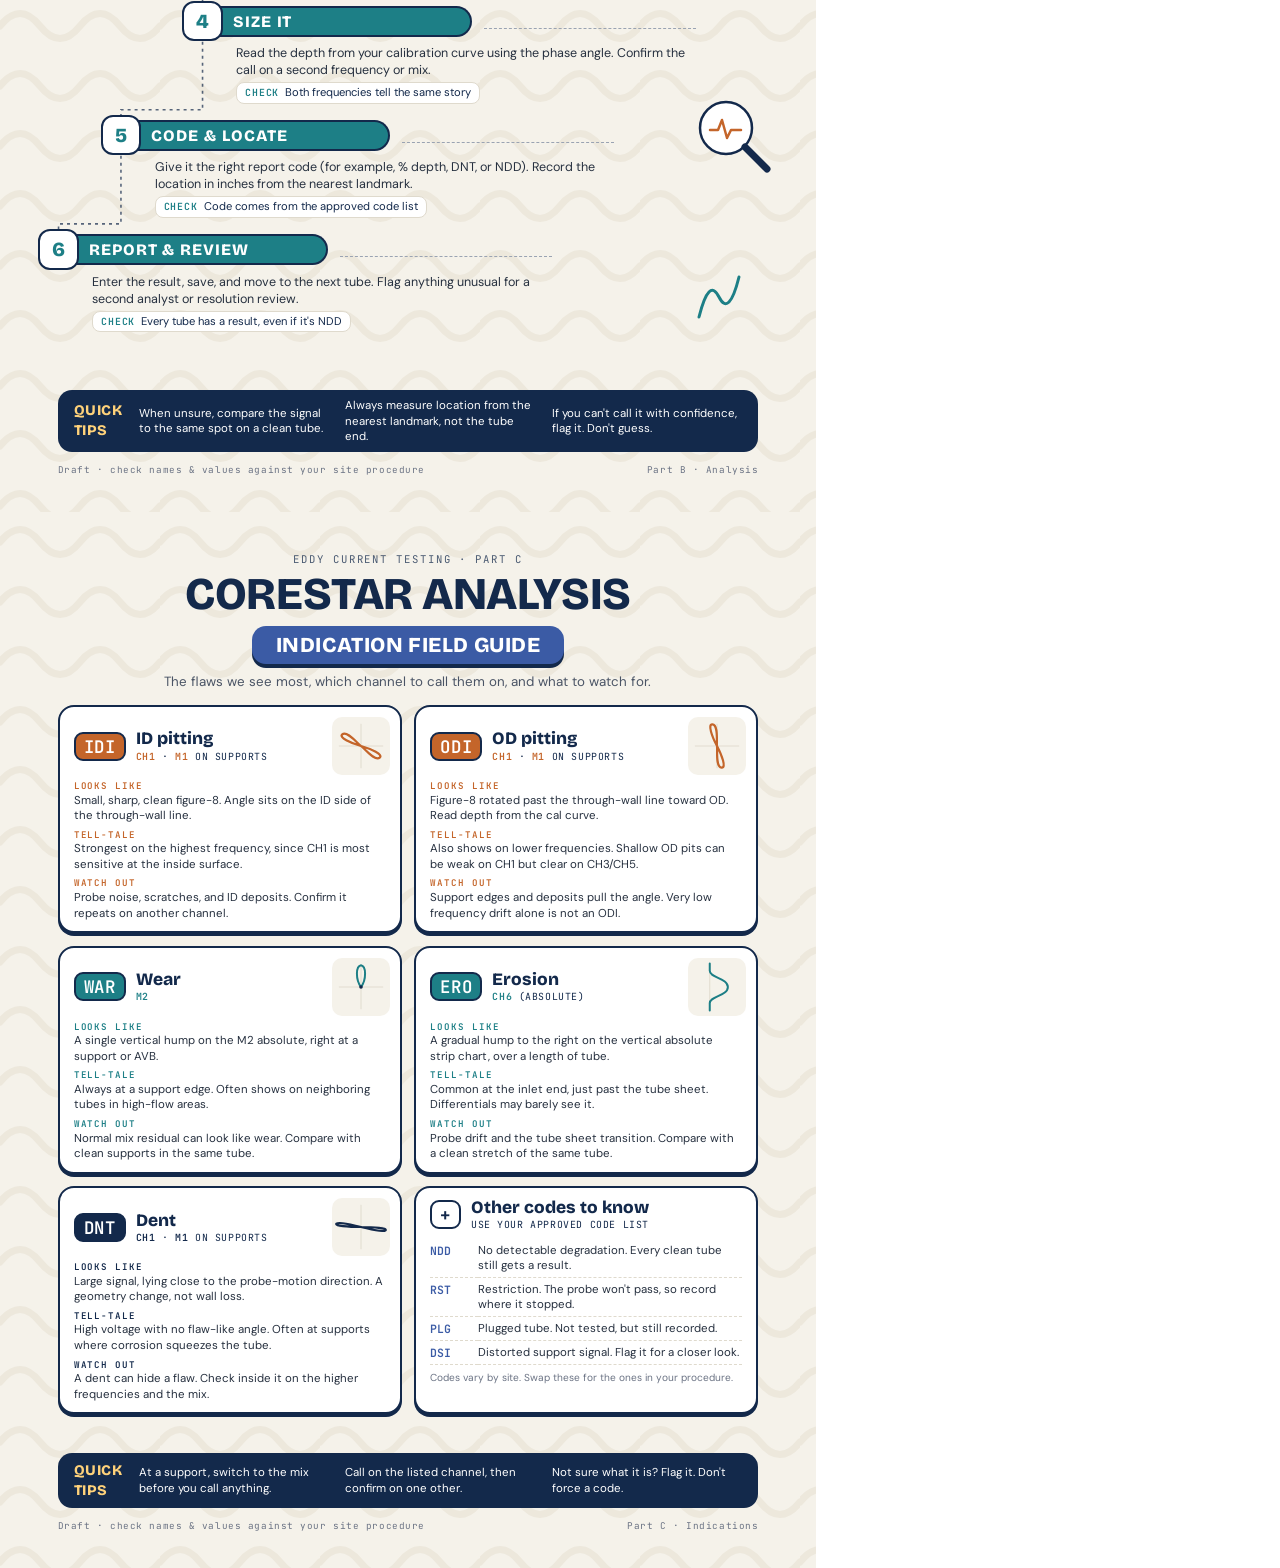
<file: ect-guide/ect-guide.html>
<!doctype html>
<html lang="en">
<head>
<meta charset="utf-8">
<title>CoreStar ECT Guide</title>
<link href="../pdf-design-examples/fonts/fonts.css" rel="stylesheet">
<style>
  @page { size: 8.5in 11in; margin: 0; }
  * { box-sizing: border-box; margin: 0; padding: 0; }
  html, body { -webkit-print-color-adjust: exact; print-color-adjust: exact; }
  :root { --navy: #13294b; --ink: #26303f; --paper: #f5f2ea; --copper: #c4652a; --teal: #1d7f86; --line: #9aa3b2; }
  body { font-family: "DM Sans", sans-serif; color: var(--ink); }
  .page { width: 8.5in; height: 11in; position: relative; overflow: hidden; background: var(--paper);
          page-break-after: always; break-after: page; }
  .page:last-child { page-break-after: auto; break-after: auto; }
  .page.b { --accent: var(--teal); } .page.a { --accent: var(--copper); }

  /* faint wave background */
  .waves { position: absolute; inset: 0; opacity: .5; }

  /* header */
  header { position: relative; text-align: center; padding-top: 0.42in; }
  .kicker { font-family: "JetBrains Mono", monospace; font-size: 8pt; letter-spacing: .18em; text-transform: uppercase; color: var(--navy); opacity: .75; }
  h1 { font-family: "Bricolage Grotesque", sans-serif; font-weight: 800; font-size: 34pt; line-height: 1; letter-spacing: -.01em;
       color: var(--navy); margin-top: 6px; }
  .banner { display: inline-block; margin-top: 8px; background: var(--accent); color: #fff; border-radius: 14px;
            padding: 6px 24px; font-family: "Bricolage Grotesque", sans-serif; font-weight: 800; font-size: 16pt; letter-spacing: .02em;
            box-shadow: 0 4px 0 var(--navy); }
  .intro { font-size: 10pt; color: #4a5465; margin: 9px auto 0; max-width: 5.4in; }

  /* steps */
  .steps { position: relative; margin-top: 0.26in; }
  .step { position: relative; width: 5.35in; margin-bottom: 0.12in; }
  .step .head { display: flex; align-items: center; }
  .num { width: 0.42in; height: 0.42in; border: 2.5px solid var(--navy); border-radius: 12px; background: #fff;
         display: flex; align-items: center; justify-content: center; font-family: "Bricolage Grotesque", sans-serif;
         font-weight: 800; font-size: 15pt; color: var(--accent); position: relative; z-index: 2; flex: none; }
  .pill { margin-left: -10px; background: var(--accent); color: #fff; border: 2.5px solid var(--navy); border-left: none;
          border-radius: 0 99px 99px 0; padding: 4px 24px 4px 20px; font-family: "Bricolage Grotesque", sans-serif;
          font-weight: 800; font-size: 12pt; letter-spacing: .06em; text-transform: uppercase; min-width: 2.7in; }
  .dash { flex: 1; border-top: 1.5px dashed var(--line); margin-left: 12px; margin-top: 14px; }
  .body { margin: 4px 0 0 0.56in; font-size: 9.4pt; line-height: 1.36; }
  .check { display: inline-flex; gap: 6px; align-items: baseline; margin-top: 3px; font-size: 8.4pt; color: var(--navy);
           background: #fff; border: 1px solid #dfdacd; border-radius: 8px; padding: 2px 8px; }
  .check b { font-family: "JetBrains Mono", monospace; font-size: 7.4pt; letter-spacing: .08em; color: var(--accent); }
  #wires-a, #wires-b { position: absolute; inset: 0; pointer-events: none; z-index: 1; }

  /* icons & doodles */
  .icon { position: absolute; z-index: 0; }
  .doodle { position: absolute; }

  /* footer */
  footer { position: absolute; left: 0.6in; right: 0.6in; bottom: 0.38in; display: flex; justify-content: space-between;
           font-family: "JetBrains Mono", monospace; font-size: 7pt; letter-spacing: .06em; color: #6b7384; }
  .tips { position: absolute; left: 0.6in; right: 0.6in; bottom: 0.62in; background: var(--navy); color: #fff; border-radius: 14px;
          padding: 8px 16px; display: grid; grid-template-columns: auto 1fr 1fr 1fr; gap: 16px; align-items: center; font-size: 8.6pt; line-height: 1.35; }
  .tips .t { font-family: "Bricolage Grotesque", sans-serif; font-weight: 800; font-size: 11pt; color: #ffd27a; letter-spacing: .04em; }

  /* ---------- PART C: indication field guide ---------- */
  .page.c { --accent: #3b5ba5; }
  .cards { position: relative; display: grid; grid-template-columns: 1fr 1fr; gap: 0.13in; margin: 0.16in 0.6in 0; }
  .card { background: #fff; border: 2px solid var(--navy); border-radius: 16px; padding: 10px 14px 10px; position: relative;
          box-shadow: 0 3px 0 var(--navy); }
  .card .top { display: flex; align-items: center; gap: 10px; min-height: 58px; padding-right: 70px; }
  .card.mini .top { min-height: 0; padding-right: 0; }
  .code { font-family: "JetBrains Mono", monospace; font-weight: 600; font-size: 13pt; color: #fff; background: var(--cc, var(--accent));
          border: 2px solid var(--navy); border-radius: 9px; padding: 1px 8px; letter-spacing: .04em; }
  .card h3 { font-family: "Bricolage Grotesque", sans-serif; font-weight: 800; font-size: 13pt; color: var(--navy); line-height: 1.1; }
  .card .on { font-family: "JetBrains Mono", monospace; font-size: 7.4pt; letter-spacing: .06em; text-transform: uppercase;
              color: var(--navy); margin-top: 1px; }
  .card .on b { color: var(--cc, var(--accent)); }
  .card .sketch { position: absolute; top: 10px; right: 10px; width: 58px; height: 58px; border-radius: 10px; background: #f5f2ea; }
  .card dl { margin-top: 4px; font-size: 8.6pt; line-height: 1.36; padding-right: 2px; }
  .card dt { font-family: "JetBrains Mono", monospace; font-size: 6.9pt; letter-spacing: .1em; text-transform: uppercase;
             color: var(--cc, var(--accent)); font-weight: 600; margin-top: 5px; }
  .card dd { margin: 0; }
  .card.mini table { width: 100%; border-collapse: collapse; font-size: 8.6pt; margin-top: 8px; }
  .card.mini td { padding: 4px 0; border-bottom: 1px dashed #dfdacd; vertical-align: top; }
  .card.mini td:first-child { font-family: "JetBrains Mono", monospace; font-weight: 600; color: var(--accent); width: 0.5in; }
  .card.mini .note { font-size: 7.6pt; color: #6b7384; margin-top: 6px; }
</style>
</head>
<body>

<svg width="0" height="0" style="position:absolute">
  <defs>
    <pattern id="wv" width="160" height="60" patternUnits="userSpaceOnUse">
      <path d="M0 30 Q 20 5 40 30 T 80 30 T 120 30 T 160 30" fill="none" stroke="#e6dfcf" stroke-width="7" stroke-linecap="round"/>
    </pattern>
  </defs>
</svg>

<!-- ================= PAGE A: SETUP ================= -->
<section class="page a">
  <svg class="waves" width="100%" height="100%"><rect width="100%" height="100%" fill="url(#wv)"/></svg>

  <header>
    <div class="kicker">Eddy Current Testing · Part A</div>
    <h1>CORESTAR ANALYSIS</h1>
    <div class="banner">SETUP GUIDE</div>
    <p class="intro">Six steps to build a setup you can trust before you look at a single tube.</p>
  </header>

  <div class="steps" id="steps-a">
    <svg id="wires-a"></svg>
    <div class="step" style="margin-left:1.25in">
      <div class="head"><div class="num">1</div><div class="pill">Load the data</div><div class="dash"></div></div>
      <div class="body">Open the exam data and the calibration file. Confirm the probe type, frequencies, and tube range match the inspection plan.
        <br><span class="check"><b>CHECK</b> Cal standard ID matches the data sheet</span></div>
    </div>
    <div class="step" style="margin-left:0.55in">
      <div class="head"><div class="num">2</div><div class="pill">Set up channels</div><div class="dash"></div></div>
      <div class="body">Assign differential and absolute channels for each frequency. Build any required mixes (for example, support suppression) per your procedure.
        <br><span class="check"><b>CHECK</b> Every channel is labeled and in the right order</span></div>
    </div>
    <div class="step" style="margin-left:1.25in">
      <div class="head"><div class="num">3</div><div class="pill">Set the phase</div><div class="dash"></div></div>
      <div class="body">On the cal standard, rotate so probe motion is horizontal. Set the through-wall hole signal to the angle your procedure calls for.
        <br><span class="check"><b>CHECK</b> Signal travels in the expected direction</span></div>
    </div>
    <div class="step" style="margin-left:1.9in">
      <div class="head"><div class="num">4</div><div class="pill">Set the voltage</div><div class="dash"></div></div>
      <div class="body">Normalize the reference signal (for example, the 4 × 20% flat-bottom holes) to the voltage in your procedure. Apply it to all channels.
        <br><span class="check"><b>CHECK</b> Reference reads the target voltage</span></div>
    </div>
    <div class="step" style="margin-left:1.05in">
      <div class="head"><div class="num">5</div><div class="pill">Build the curve</div><div class="dash"></div></div>
      <div class="body">Mark each cal flaw (100%, 60%, 40%, 20%) and save the phase-to-depth curve. Points should form a smooth line.
        <br><span class="check"><b>CHECK</b> No point sits far off the curve</span></div>
    </div>
    <div class="step" style="margin-left:0.4in">
      <div class="head"><div class="num">6</div><div class="pill">Save &amp; verify</div><div class="dash"></div></div>
      <div class="body">Save the setup with a clear name. Open a known tube and confirm supports and landmarks look normal before you start.
        <br><span class="check"><b>CHECK</b> Setup name includes unit, probe &amp; date</span></div>
    </div>
  </div>

  <!-- Icons: probe, calibration standard, gauge -->
  <svg class="icon" style="right:0.45in;top:2.05in" width="80" height="120" viewBox="0 0 80 120" fill="none" stroke="#13294b" stroke-width="2.5" stroke-linecap="round" stroke-linejoin="round">
    <rect x="22" y="8" width="36" height="58" rx="16" fill="#fff"/>
    <path d="M22 28h36M22 34h36M22 40h36M22 46h36" stroke="#c4652a"/>
    <path d="M40 66 v10 q0 10 -10 16 t -4 22"/>
    <path d="M64 14 q8 4 0 10 M70 8 q12 10 0 22" stroke="#1d7f86"/>
  </svg>
  <svg class="icon" style="right:0.3in;top:3.75in" width="110" height="80" viewBox="0 0 110 80" fill="none" stroke="#13294b" stroke-width="2.5" stroke-linecap="round" stroke-linejoin="round">
    <rect x="6" y="26" width="98" height="28" rx="14" fill="#fff"/>
    <circle cx="26" cy="40" r="4" fill="#13294b"/>
    <rect x="40" y="35" width="8" height="10" rx="2" fill="#c4652a" stroke="none"/>
    <rect x="56" y="36" width="7" height="8" rx="2" fill="#c4652a" stroke="none" opacity=".75"/>
    <rect x="71" y="37" width="6" height="6" rx="2" fill="#c4652a" stroke="none" opacity=".5"/>
    <path d="M20 14 h70" stroke="#1d7f86" stroke-dasharray="4 5"/>
    <text x="55" y="72" text-anchor="middle" font-family="JetBrains Mono" font-size="8" fill="#13294b" stroke="none">CAL STD</text>
  </svg>
  <svg class="icon" style="right:0.4in;top:6.55in" width="96" height="96" viewBox="0 0 96 96" fill="none" stroke="#13294b" stroke-width="2.5" stroke-linecap="round" stroke-linejoin="round">
    <circle cx="48" cy="50" r="36" fill="#fff"/>
    <path d="M22 62 A 30 30 0 1 1 74 62" stroke="#dfdacd" stroke-width="6"/>
    <path d="M22 62 A 30 30 0 0 1 60 22" stroke="#c4652a" stroke-width="6"/>
    <path d="M48 50 L66 32"/><circle cx="48" cy="50" r="4" fill="#13294b"/>
    <text x="48" y="76" text-anchor="middle" font-family="JetBrains Mono" font-size="9" fill="#13294b" stroke="none">VOLTS</text>
  </svg>
  <!-- doodles -->
  <svg class="doodle" style="right:0.55in;top:1.2in" width="90" height="34" viewBox="0 0 90 34" fill="none" stroke-width="3" stroke-linecap="round">
    <path d="M4 12 q8 -10 16 0 t16 0 t16 0 t16 0 t16 0" stroke="#c4652a"/>
    <path d="M4 26 q8 -10 16 0 t16 0 t16 0 t16 0 t16 0" stroke="#1d7f86"/>
  </svg>
  <svg class="doodle" style="left:0.55in;top:1.35in" width="40" height="40" viewBox="0 0 40 40" fill="none" stroke="#1d7f86" stroke-width="3" stroke-linecap="round">
    <path d="M8 30 l6 -18 M20 32 l2 -22 M32 30 l-4 -16"/>
  </svg>
  <svg class="doodle" style="right:0.7in;top:8.45in" width="60" height="60" viewBox="0 0 60 60" fill="none" stroke="#c4652a" stroke-width="3" stroke-linecap="round">
    <path d="M10 50 q 10 -40 20 -20 t 20 -20"/>
  </svg>

  <div class="tips">
    <div class="t">QUICK<br>TIPS</div>
    <div>Change one setting at a time and re-check the cal standard after each change.</div>
    <div>Use the same setup for every tube in the same exam group.</div>
    <div>If a step won't line up, stop and ask. Don't force it.</div>
  </div>
  <footer><span>Draft · check names &amp; values against your site procedure</span><span>Part A · Setup</span></footer>
</section>

<!-- ================= PAGE B: ANALYSIS ================= -->
<section class="page b">
  <svg class="waves" width="100%" height="100%"><rect width="100%" height="100%" fill="url(#wv)"/></svg>

  <header>
    <div class="kicker">Eddy Current Testing · Part B</div>
    <h1>CORESTAR ANALYSIS</h1>
    <div class="banner">HOW TO ANALYZE</div>
    <p class="intro">A repeatable routine for every tube: scan, spot, measure, size, code, and report.</p>
  </header>

  <div class="steps" id="steps-b">
    <svg id="wires-b"></svg>
    <div class="step" style="margin-left:1.25in">
      <div class="head"><div class="num">1</div><div class="pill">Scan the tube</div><div class="dash"></div></div>
      <div class="body">Scroll the strip chart along the full length of the tube. Find the landmarks first: tube sheet, supports, and U-bend.
        <br><span class="check"><b>CHECK</b> All expected landmarks are present</span></div>
    </div>
    <div class="step" style="margin-left:0.55in">
      <div class="head"><div class="num">2</div><div class="pill">Spot signals</div><div class="dash"></div></div>
      <div class="body">Look for anything that breaks the normal background or looks different from a typical support signal.
        <br><span class="check"><b>CHECK</b> Review the primary channel first, then the others</span></div>
    </div>
    <div class="step" style="margin-left:1.25in">
      <div class="head"><div class="num">3</div><div class="pill">Read the Lissajous</div><div class="dash"></div></div>
      <div class="body">Box the signal and look at its shape in the Lissajous window. Measure the peak-to-peak voltage and note the phase angle.
        <br><span class="check"><b>CHECK</b> Signal is clean, not noise or probe wobble</span></div>
    </div>
    <div class="step" style="margin-left:1.9in">
      <div class="head"><div class="num">4</div><div class="pill">Size it</div><div class="dash"></div></div>
      <div class="body">Read the depth from your calibration curve using the phase angle. Confirm the call on a second frequency or mix.
        <br><span class="check"><b>CHECK</b> Both frequencies tell the same story</span></div>
    </div>
    <div class="step" style="margin-left:1.05in">
      <div class="head"><div class="num">5</div><div class="pill">Code &amp; locate</div><div class="dash"></div></div>
      <div class="body">Give it the right report code (for example, % depth, DNT, or NDD). Record the location in inches from the nearest landmark.
        <br><span class="check"><b>CHECK</b> Code comes from the approved code list</span></div>
    </div>
    <div class="step" style="margin-left:0.4in">
      <div class="head"><div class="num">6</div><div class="pill">Report &amp; review</div><div class="dash"></div></div>
      <div class="body">Enter the result, save, and move to the next tube. Flag anything unusual for a second analyst or resolution review.
        <br><span class="check"><b>CHECK</b> Every tube has a result, even if it's NDD</span></div>
    </div>
  </div>

  <!-- Icons: monitor with strip chart, lissajous, magnifier -->
  <svg class="icon" style="right:0.35in;top:2.15in" width="100" height="90" viewBox="0 0 100 90" fill="none" stroke="#13294b" stroke-width="2.5" stroke-linecap="round" stroke-linejoin="round">
    <rect x="6" y="6" width="88" height="58" rx="8" fill="#fff"/>
    <path d="M14 22 h20 l4 -8 l4 16 l4 -8 h40" stroke="#1d7f86"/>
    <path d="M14 46 h34 l3 6 l3 -12 l3 6 h29" stroke="#c4652a"/>
    <path d="M40 64 l-6 16 M60 64 l6 16 M28 82 h44"/>
  </svg>
  <svg class="icon" style="right:0.35in;top:3.7in" width="100" height="100" viewBox="0 0 100 100" fill="none" stroke="#13294b" stroke-width="2.5" stroke-linecap="round" stroke-linejoin="round">
    <rect x="6" y="6" width="88" height="88" rx="10" fill="#fff"/>
    <path d="M50 14 v72 M14 50 h72" stroke="#dfdacd" stroke-width="1.5"/>
    <path d="M50 50 C 62 30, 82 26, 78 36 C 74 46, 58 46, 50 50 C 42 54, 26 54, 22 64 C 18 74, 38 70, 50 50 Z" stroke="#1d7f86" stroke-width="3"/>
    <path d="M50 50 L 76 30" stroke="#c4652a" stroke-dasharray="3 4"/>
  </svg>
  <svg class="icon" style="right:0.4in;top:6.6in" width="90" height="90" viewBox="0 0 90 90" fill="none" stroke="#13294b" stroke-width="2.5" stroke-linecap="round" stroke-linejoin="round">
    <circle cx="38" cy="38" r="26" fill="#fff"/>
    <path d="M22 40 h8 l4 -10 l5 18 l4 -8 h10" stroke="#c4652a"/>
    <path d="M57 57 l22 22" stroke-width="7"/>
  </svg>
  <!-- doodles -->
  <svg class="doodle" style="right:0.55in;top:1.2in" width="90" height="34" viewBox="0 0 90 34" fill="none" stroke-width="3" stroke-linecap="round">
    <path d="M4 12 q8 -10 16 0 t16 0 t16 0 t16 0 t16 0" stroke="#1d7f86"/>
    <path d="M4 26 q8 -10 16 0 t16 0 t16 0 t16 0 t16 0" stroke="#c4652a"/>
  </svg>
  <svg class="doodle" style="left:0.55in;top:1.35in" width="40" height="40" viewBox="0 0 40 40" fill="none" stroke="#c4652a" stroke-width="3" stroke-linecap="round">
    <path d="M8 30 l6 -18 M20 32 l2 -22 M32 30 l-4 -16"/>
  </svg>
  <svg class="doodle" style="right:0.7in;top:8.45in" width="60" height="60" viewBox="0 0 60 60" fill="none" stroke="#1d7f86" stroke-width="3" stroke-linecap="round">
    <path d="M10 50 q 10 -40 20 -20 t 20 -20"/>
  </svg>

  <div class="tips">
    <div class="t">QUICK<br>TIPS</div>
    <div>When unsure, compare the signal to the same spot on a clean tube.</div>
    <div>Always measure location from the nearest landmark, not the tube end.</div>
    <div>If you can't call it with confidence, flag it. Don't guess.</div>
  </div>
  <footer><span>Draft · check names &amp; values against your site procedure</span><span>Part B · Analysis</span></footer>
</section>

<!-- ================= PAGE C: INDICATION FIELD GUIDE ================= -->
<section class="page c">
  <svg class="waves" width="100%" height="100%"><rect width="100%" height="100%" fill="url(#wv)"/></svg>

  <header>
    <div class="kicker">Eddy Current Testing · Part C</div>
    <h1>CORESTAR ANALYSIS</h1>
    <div class="banner">INDICATION FIELD GUIDE</div>
    <p class="intro">The flaws we see most, which channel to call them on, and what to watch for.</p>
  </header>

  <div class="cards">
    <!-- IDI -->
    <div class="card" style="--cc:#c4652a">
      <svg class="sketch" viewBox="0 0 64 64" fill="none" stroke-linecap="round"><path d="M32 8v48M8 32h48" stroke="#dfdacd" stroke-width="1"/>
        <g transform="translate(32 32) rotate(22) scale(0.3 -0.3)"><path d="M0 0 C 20 -6, 70 -34, 80 -14 C 88 2, 40 4, 0 0 C -40 -4, -88 -2, -80 14 C -70 34, -20 6, 0 0 Z" stroke="#c4652a" stroke-width="2.2" vector-effect="non-scaling-stroke" stroke-linejoin="round"/></g></svg>
      <div class="top"><span class="code">IDI</span><div><h3>ID pitting</h3><div class="on"><b>CH1</b> · <b>M1</b> on supports</div></div></div>
      <dl>
        <dt>Looks like</dt><dd>Small, sharp, clean figure-8. Angle sits on the ID side of the through-wall line.</dd>
        <dt>Tell-tale</dt><dd>Strongest on the highest frequency, since CH1 is most sensitive at the inside surface.</dd>
        <dt>Watch out</dt><dd>Probe noise, scratches, and ID deposits. Confirm it repeats on another channel.</dd>
      </dl>
    </div>
    <!-- ODI -->
    <div class="card" style="--cc:#c4652a">
      <svg class="sketch" viewBox="0 0 64 64" fill="none" stroke-linecap="round"><path d="M32 8v48M8 32h48" stroke="#dfdacd" stroke-width="1"/>
        <g transform="translate(32 32) rotate(68) scale(0.3 -0.3)"><path d="M0 0 C 20 -6, 70 -34, 80 -14 C 88 2, 40 4, 0 0 C -40 -4, -88 -2, -80 14 C -70 34, -20 6, 0 0 Z" stroke="#c4652a" stroke-width="2.2" vector-effect="non-scaling-stroke" stroke-linejoin="round"/></g></svg>
      <div class="top"><span class="code">ODI</span><div><h3>OD pitting</h3><div class="on"><b>CH1</b> · <b>M1</b> on supports</div></div></div>
      <dl>
        <dt>Looks like</dt><dd>Figure-8 rotated past the through-wall line toward OD. Read depth from the cal curve.</dd>
        <dt>Tell-tale</dt><dd>Also shows on lower frequencies. Shallow OD pits can be weak on CH1 but clear on CH3/CH5.</dd>
        <dt>Watch out</dt><dd>Support edges and deposits pull the angle. Very low frequency drift alone is not an ODI.</dd>
      </dl>
    </div>
    <!-- WAR -->
    <div class="card" style="--cc:#1d7f86">
      <svg class="sketch" viewBox="0 0 64 64" fill="none" stroke-linecap="round"><path d="M32 8v48M8 32h48" stroke="#dfdacd" stroke-width="1"/>
        <path d="M32 32 C 26 24, 26 9, 32 8 C 38 9, 38 24, 32 32 Z" stroke="#1d7f86" stroke-width="2.2" stroke-linejoin="round"/><circle cx="32" cy="32" r="2" fill="#13294b"/></svg>
      <div class="top"><span class="code">WAR</span><div><h3>Wear</h3><div class="on"><b>M2</b></div></div></div>
      <dl>
        <dt>Looks like</dt><dd>A single vertical hump on the M2 absolute, right at a support or AVB.</dd>
        <dt>Tell-tale</dt><dd>Always at a support edge. Often shows on neighboring tubes in high-flow areas.</dd>
        <dt>Watch out</dt><dd>Normal mix residual can look like wear. Compare with clean supports in the same tube.</dd>
      </dl>
    </div>
    <!-- ERO -->
    <div class="card" style="--cc:#1d7f86">
      <svg class="sketch" viewBox="0 0 64 64" fill="none" stroke-linecap="round"><path d="M24 6v52" stroke="#dfdacd" stroke-width="1"/>
        <path d="M24 6 V14 C 24 22, 44 22, 44 32 C 44 42, 24 42, 24 50 V58" stroke="#1d7f86" stroke-width="2.2"/></svg>
      <div class="top"><span class="code">ERO</span><div><h3>Erosion</h3><div class="on"><b>CH6</b> (absolute)</div></div></div>
      <dl>
        <dt>Looks like</dt><dd>A gradual hump to the right on the vertical absolute strip chart, over a length of tube.</dd>
        <dt>Tell-tale</dt><dd>Common at the inlet end, just past the tube sheet. Differentials may barely see it.</dd>
        <dt>Watch out</dt><dd>Probe drift and the tube sheet transition. Compare with a clean stretch of the same tube.</dd>
      </dl>
    </div>
    <!-- DNT -->
    <div class="card" style="--cc:#13294b">
      <svg class="sketch" viewBox="0 0 64 64" fill="none" stroke-linecap="round"><path d="M32 8v48M8 32h48" stroke="#dfdacd" stroke-width="1"/>
        <g transform="translate(32 32) rotate(3) scale(0.34 -0.16)"><path d="M0 0 C 20 -6, 70 -34, 80 -14 C 88 2, 40 4, 0 0 C -40 -4, -88 -2, -80 14 C -70 34, -20 6, 0 0 Z" stroke="#13294b" stroke-width="2.2" vector-effect="non-scaling-stroke" stroke-linejoin="round"/></g></svg>
      <div class="top"><span class="code">DNT</span><div><h3>Dent</h3><div class="on"><b>CH1</b> · <b>M1</b> on supports</div></div></div>
      <dl>
        <dt>Looks like</dt><dd>Large signal, lying close to the probe-motion direction. A geometry change, not wall loss.</dd>
        <dt>Tell-tale</dt><dd>High voltage with no flaw-like angle. Often at supports where corrosion squeezes the tube.</dd>
        <dt>Watch out</dt><dd>A dent can hide a flaw. Check inside it on the higher frequencies and the mix.</dd>
      </dl>
    </div>
    <!-- Other codes -->
    <div class="card mini">
      <div class="top"><span class="code" style="background:#fff;color:#13294b">+</span><div><h3>Other codes to know</h3><div class="on">Use your approved code list</div></div></div>
      <table>
        <tr><td>NDD</td><td>No detectable degradation. Every clean tube still gets a result.</td></tr>
        <tr><td>RST</td><td>Restriction. The probe won't pass, so record where it stopped.</td></tr>
        <tr><td>PLG</td><td>Plugged tube. Not tested, but still recorded.</td></tr>
        <tr><td>DSI</td><td>Distorted support signal. Flag it for a closer look.</td></tr>
      </table>
      <p class="note">Codes vary by site. Swap these for the ones in your procedure.</p>
    </div>
  </div>

  <div class="tips">
    <div class="t">QUICK<br>TIPS</div>
    <div>At a support, switch to the mix before you call anything.</div>
    <div>Call on the listed channel, then confirm on one other.</div>
    <div>Not sure what it is? Flag it. Don't force a code.</div>
  </div>
  <footer><span>Draft · check names &amp; values against your site procedure</span><span>Part C · Indications</span></footer>
</section>

<script>
  // Draw dashed connectors from each step's number badge to the next one.
  function wire(stepsId, svgId) {
    const box = document.getElementById(stepsId).getBoundingClientRect();
    const svg = document.getElementById(svgId);
    svg.setAttribute('width', box.width); svg.setAttribute('height', box.height);
    const nums = [...document.querySelectorAll('#' + stepsId + ' .num')].map(n => n.getBoundingClientRect());
    const steps = [...document.querySelectorAll('#' + stepsId + ' .step')].map(s => s.getBoundingClientRect());
    let d = '';
    for (let i = 0; i < nums.length - 1; i++) {
      const a = nums[i], b = nums[i + 1];
      const x1 = a.left + a.width / 2 - box.left, y1 = a.bottom - box.top;
      const x2 = b.left + b.width / 2 - box.left, y2 = b.top - box.top;
      const ym = (steps[i].bottom + b.top) / 2 - box.top;
      d += `M${x1} ${y1} V${ym} H${x2} V${y2} `;
    }
    svg.innerHTML = `<path d="${d}" fill="none" stroke="#13294b" stroke-width="1.6" stroke-dasharray="3 4" opacity=".7"/>`;
  }
  document.fonts.ready.then(() => { wire('steps-a', 'wires-a'); wire('steps-b', 'wires-b'); });
</script>
</body>
</html>
</file>
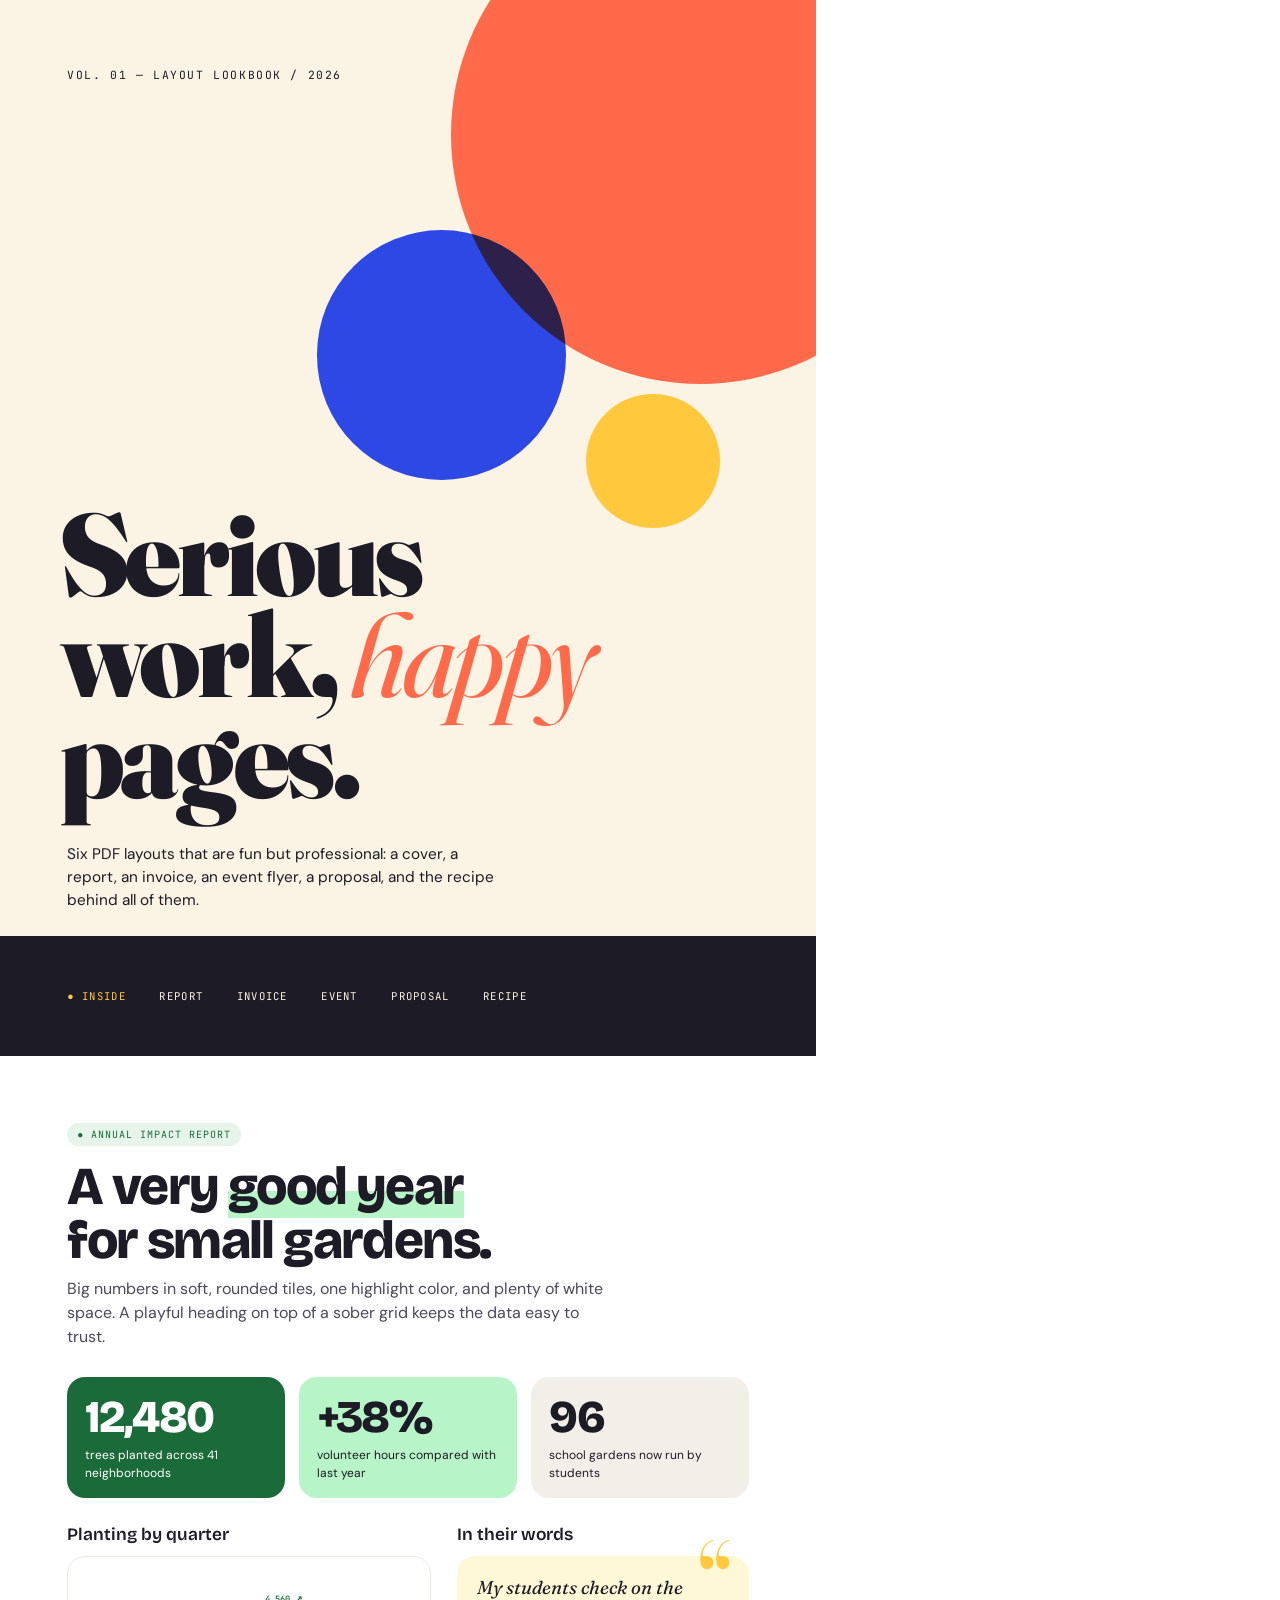
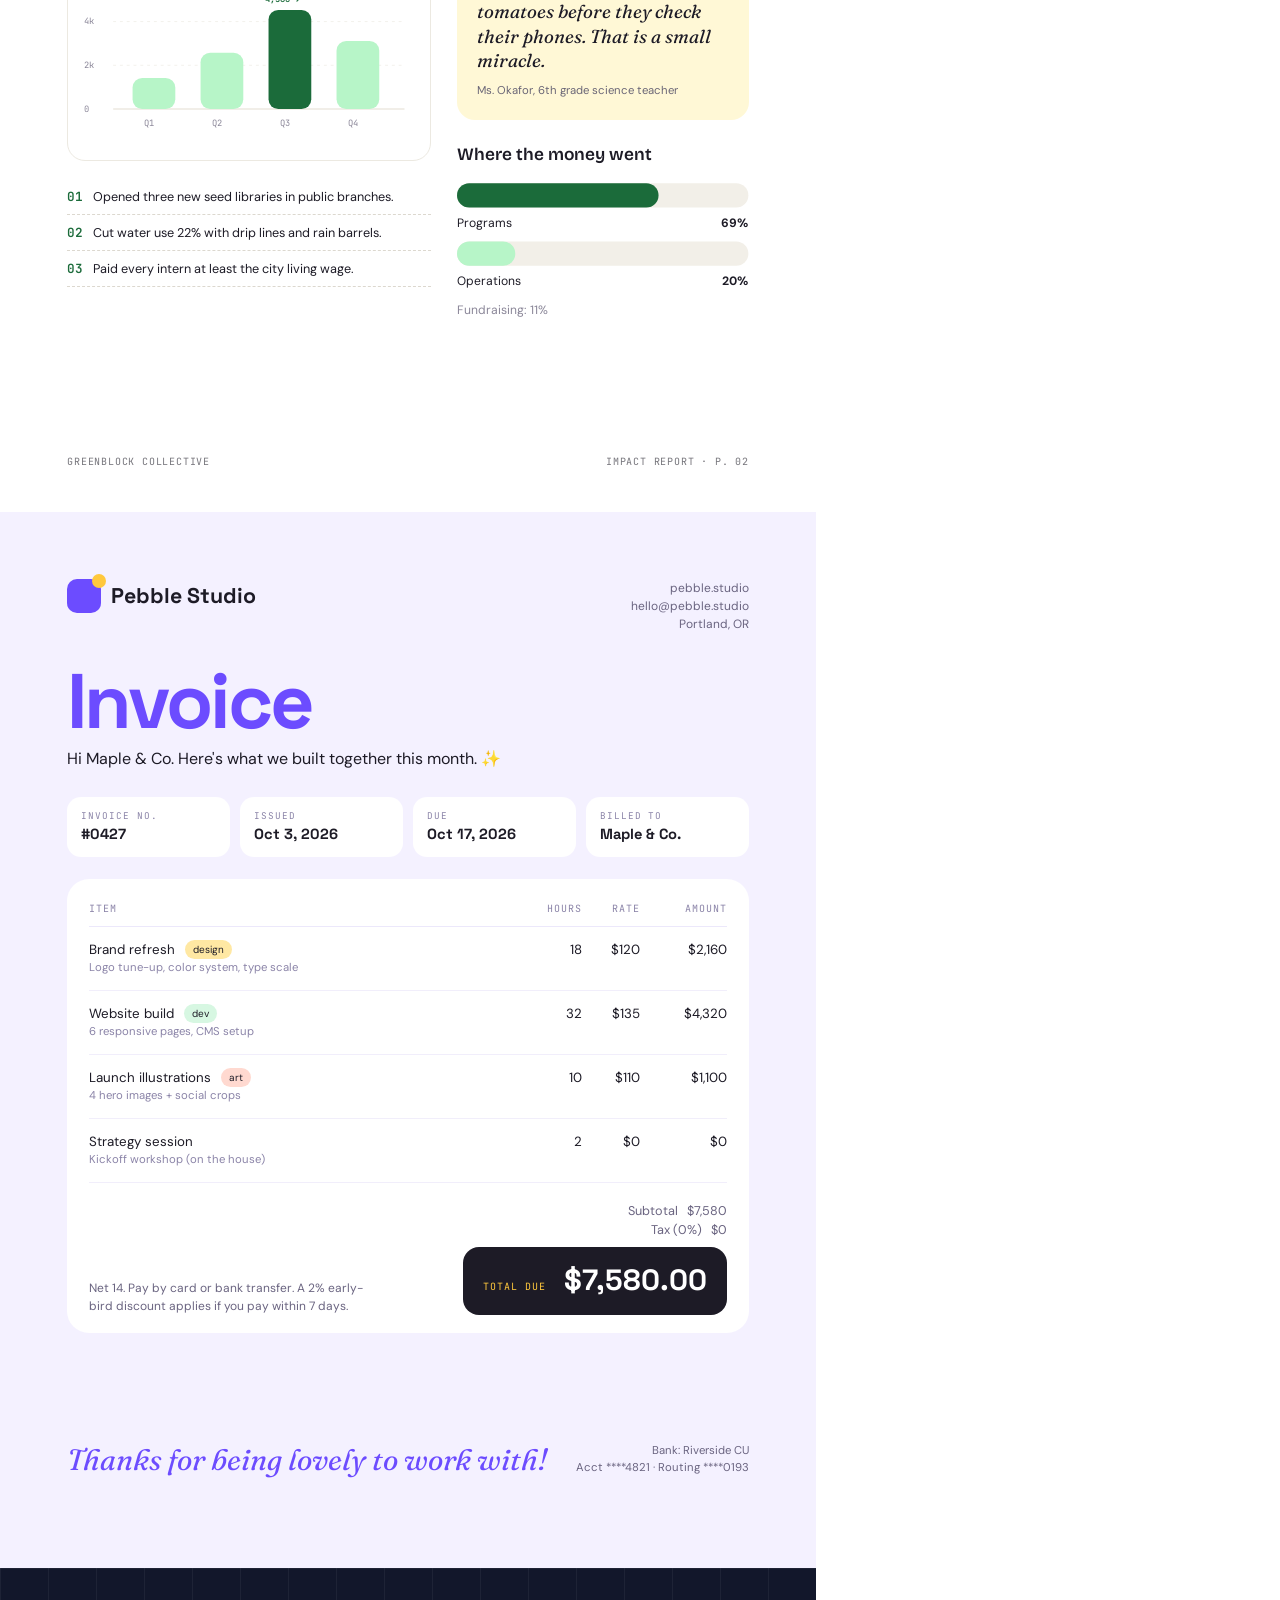
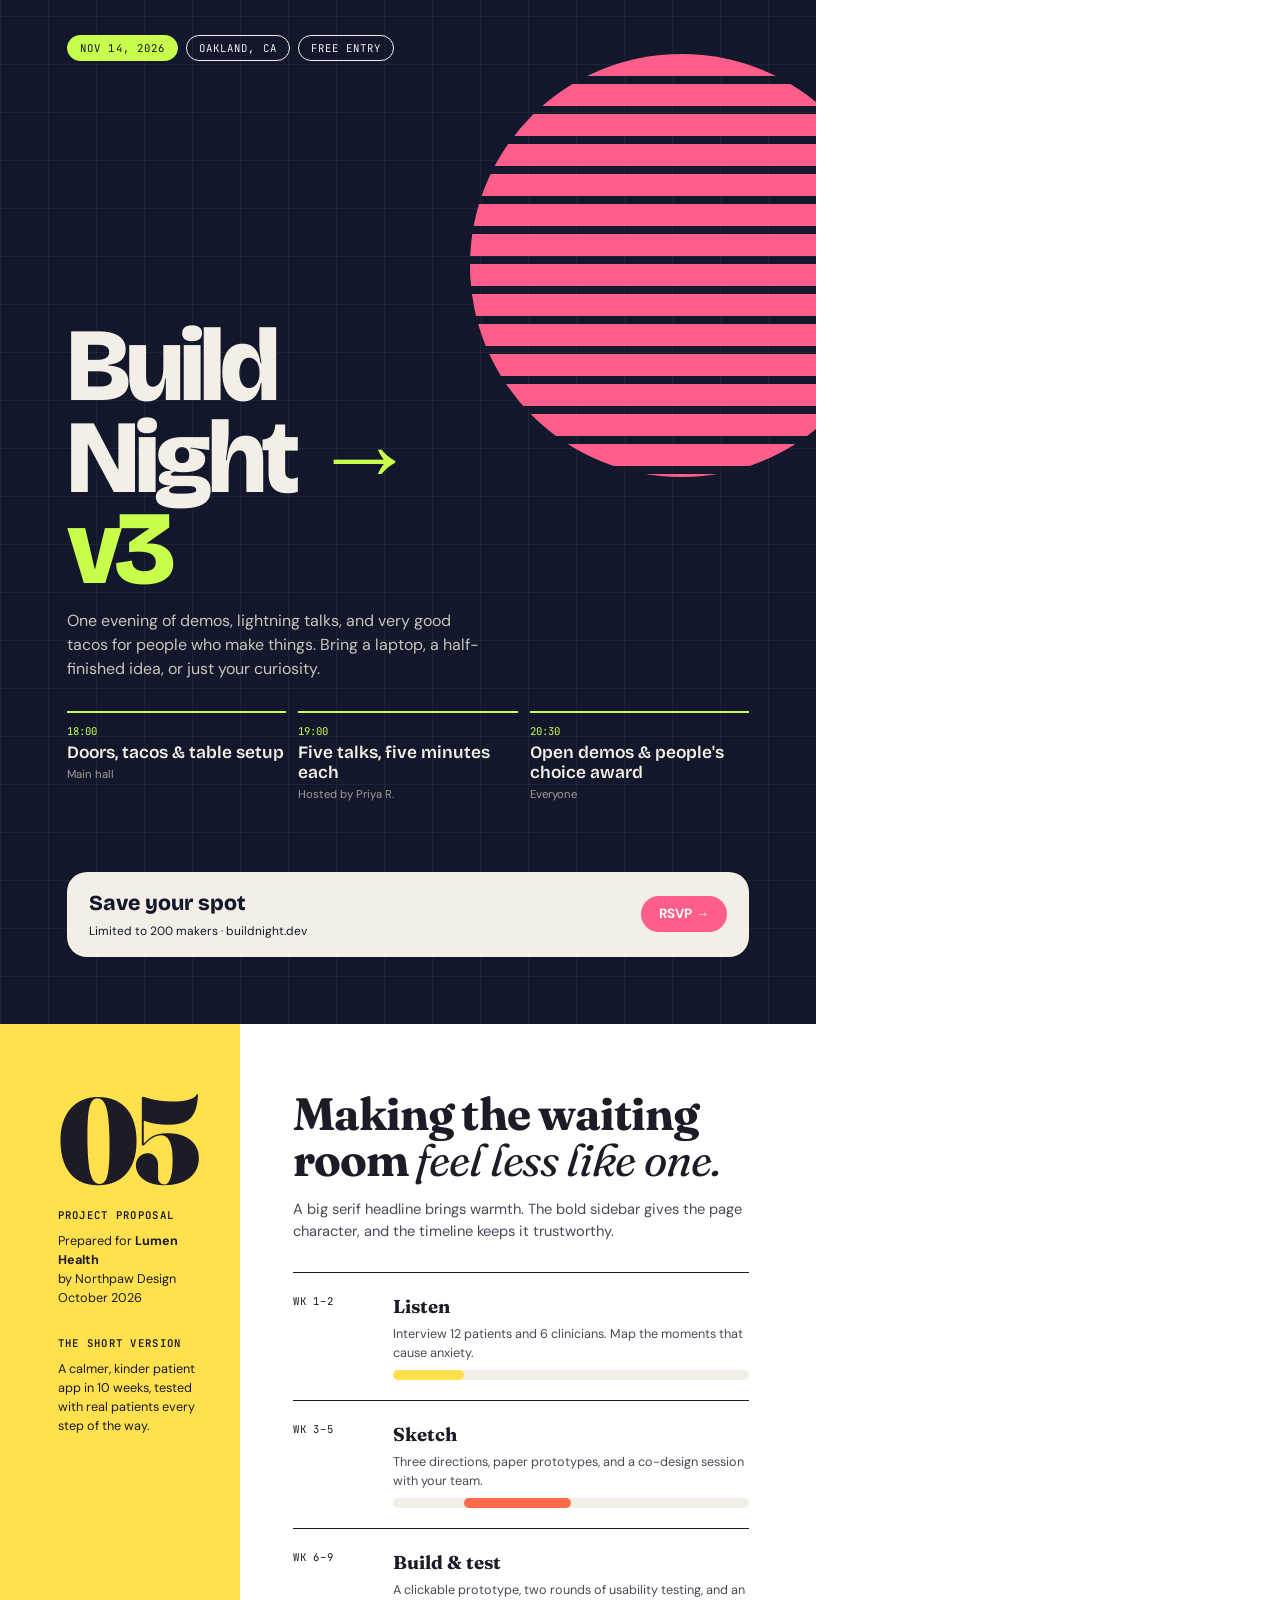
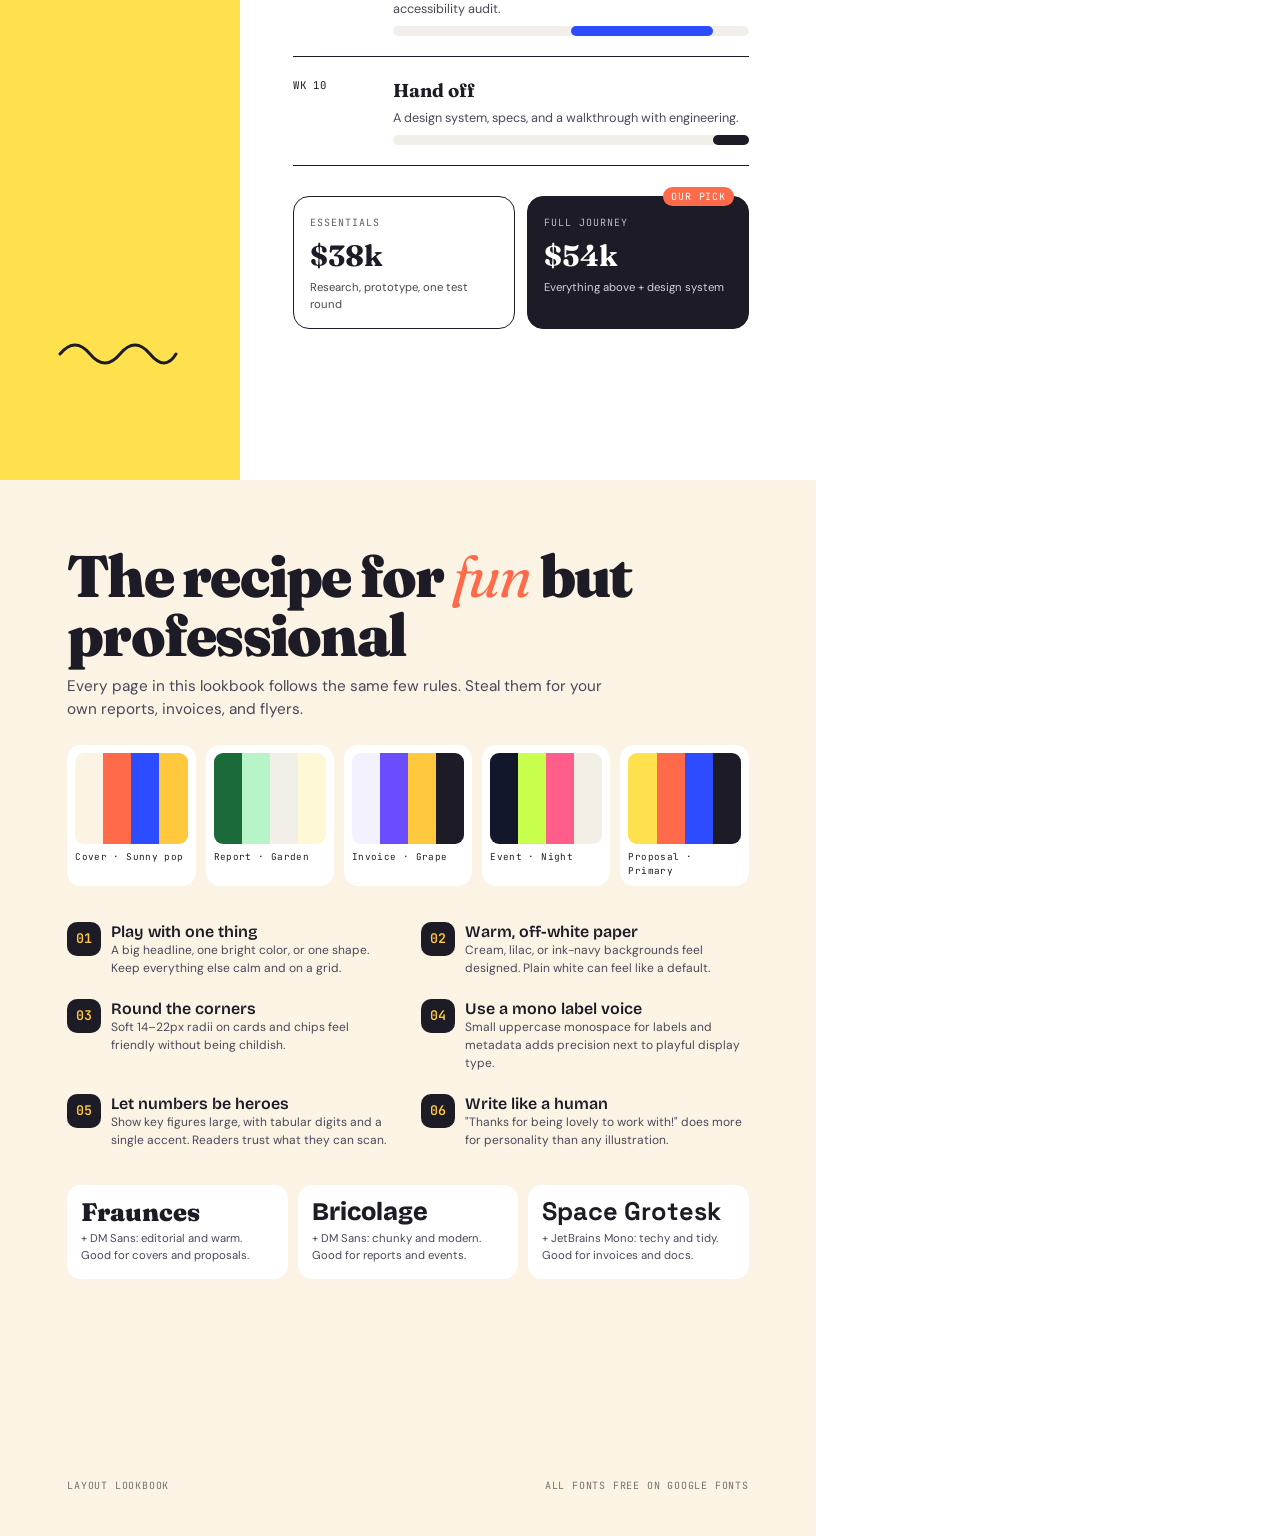
<file: pdf-design-examples/lookbook.html>
<!doctype html>
<html lang="en">
<head>
<meta charset="utf-8">
<title>PDF Design Lookbook</title>
<link href="fonts/fonts.css" rel="stylesheet">
<style>
  @page { size: 8.5in 11in; margin: 0; }
  * { box-sizing: border-box; margin: 0; padding: 0; }
  html, body { background: #fff; -webkit-print-color-adjust: exact; print-color-adjust: exact; }
  body { font-family: "DM Sans", sans-serif; color: #1d1b26; font-size: 10.5pt; line-height: 1.5; }
  .page { width: 8.5in; height: 11in; position: relative; overflow: hidden; page-break-after: always; break-after: page; }
  .page:last-child { page-break-after: auto; break-after: auto; }
  .mono { font-family: "JetBrains Mono", monospace; }
  .folio { position: absolute; bottom: 0.45in; left: 0.7in; right: 0.7in; display: flex; justify-content: space-between;
           font-family: "JetBrains Mono", monospace; font-size: 7.5pt; letter-spacing: .08em; text-transform: uppercase; opacity: .6; }

  /* ---------- 1. COVER ---------- */
  .cover { background: #fbf3e4; }
  .cover .blob { position: absolute; border-radius: 50%; }
  .cover .b1 { width: 5.2in; height: 5.2in; background: #ff6b4a; right: -1.4in; top: -1.2in; }
  .cover .b2 { width: 2.6in; height: 2.6in; background: #2d4bff; right: 2.6in; top: 2.4in; mix-blend-mode: multiply; }
  .cover .b3 { width: 1.4in; height: 1.4in; background: #ffc83d; right: 1.0in; top: 4.1in; }
  .cover .stripe { position: absolute; left: 0; right: 0; bottom: 0; height: 1.25in; background: #1d1b26;
                   display: flex; align-items: center; padding: 0 0.7in; gap: .35in; color: #fbf3e4;
                   font-family: "JetBrains Mono", monospace; font-size: 8pt; letter-spacing: .12em; text-transform: uppercase; }
  .cover .stripe span:first-child { color: #ffc83d; }
  .cover .eyebrow { position: absolute; top: 0.7in; left: 0.7in; font-family: "JetBrains Mono", monospace; font-size: 8.5pt;
                    letter-spacing: .14em; text-transform: uppercase; }
  .cover h1 { position: absolute; left: 0.62in; bottom: 2.6in; font-family: "Fraunces", serif; font-weight: 900;
              font-size: 88pt; line-height: .86; letter-spacing: -.035em; font-variation-settings: "SOFT" 100, "WONK" 1; }
  .cover h1 em { font-style: italic; font-weight: 400; color: #ff6b4a; }
  .cover .sub { position: absolute; left: 0.7in; bottom: 1.5in; font-size: 11.5pt; max-width: 4.6in; }

  /* ---------- 2. IMPACT REPORT ---------- */
  .report { background: #fff; padding: 0.7in; }
  .report .tag { display: inline-block; background: #e6f4ea; color: #1b6b3a; font-family: "JetBrains Mono", monospace;
                 font-size: 7.5pt; letter-spacing: .1em; text-transform: uppercase; padding: 4px 10px; border-radius: 99px; }
  .report h2 { font-family: "Bricolage Grotesque", sans-serif; font-weight: 800; font-size: 40pt; line-height: 1;
               letter-spacing: -.03em; margin: 14px 0 10px; }
  .report h2 .hl { background: linear-gradient(transparent 58%, #b7f5c8 58%); }
  .report .lede { font-size: 12pt; color: #4b4858; max-width: 5.6in; }
  .stats { display: grid; grid-template-columns: repeat(3, 1fr); gap: 14px; margin: 28px 0 24px; }
  .stat { border-radius: 18px; padding: 18px 18px 16px; }
  .stat .n { font-family: "Bricolage Grotesque", sans-serif; font-weight: 800; font-size: 34pt; line-height: 1; letter-spacing: -.03em; }
  .stat .l { font-size: 9pt; margin-top: 6px; }
  .s1 { background: #1b6b3a; color: #fff; } .s2 { background: #b7f5c8; } .s3 { background: #f2efe8; }
  .report .two { display: grid; grid-template-columns: 1.25fr 1fr; gap: 26px; }
  .report h3 { font-family: "Bricolage Grotesque", sans-serif; font-size: 13pt; font-weight: 600; margin-bottom: 8px; }
  .chart { border: 1.5px solid #ece9e1; border-radius: 18px; padding: 16px; }
  .quote { background: #fff8d6; border-radius: 18px; padding: 20px; position: relative; }
  .quote p { font-family: "Fraunces", serif; font-style: italic; font-size: 14pt; line-height: 1.3; }
  .quote .who { font-size: 8.5pt; margin-top: 10px; color: #6a6676; }
  .quote::before { content: "\201C"; position: absolute; top: -26px; right: 16px; font-family: "Fraunces", serif;
                   font-size: 90pt; color: #ffc83d; line-height: 1; }
  .report ul { list-style: none; margin-top: 18px; }
  .report li { padding: 8px 0; border-bottom: 1px dashed #dcd8cf; display: flex; gap: 10px; font-size: 9.5pt; }
  .report li b { font-family: "JetBrains Mono", monospace; color: #1b6b3a; font-weight: 600; }

  /* ---------- 3. INVOICE ---------- */
  .invoice { background: #f4f1ff; padding: 0.7in; }
  .inv-head { display: flex; justify-content: space-between; align-items: flex-start; }
  .logo { display: flex; align-items: center; gap: 10px; font-family: "Space Grotesk", sans-serif; font-weight: 700; font-size: 16pt; }
  .logo i { width: 34px; height: 34px; border-radius: 10px; background: #6c4cff; display: inline-block; position: relative; }
  .logo i::after { content: ""; position: absolute; width: 14px; height: 14px; border-radius: 50%; background: #ffc83d; right: -5px; top: -5px; }
  .invoice h2 { font-family: "Space Grotesk", sans-serif; font-weight: 700; font-size: 58pt; letter-spacing: -.04em; line-height: .9;
                color: #6c4cff; margin-top: 34px; }
  .invoice .hi { font-size: 12pt; margin: 10px 0 26px; }
  .meta { display: grid; grid-template-columns: repeat(4, 1fr); gap: 10px; margin-bottom: 22px; }
  .meta div { background: #fff; border-radius: 14px; padding: 12px 14px; }
  .meta small { display: block; font-family: "JetBrains Mono", monospace; font-size: 7pt; letter-spacing: .1em; text-transform: uppercase; color: #8b84a8; }
  .meta strong { font-family: "Space Grotesk", sans-serif; font-size: 11pt; }
  .card { background: #fff; border-radius: 22px; padding: 8px 22px 18px; }
  table { width: 100%; border-collapse: collapse; font-size: 10pt; }
  th { text-align: left; font-family: "JetBrains Mono", monospace; font-size: 7.5pt; letter-spacing: .1em; text-transform: uppercase;
       color: #8b84a8; font-weight: 400; padding: 14px 0 10px; border-bottom: 1.5px solid #ece8fb; }
  td { padding: 13px 0; border-bottom: 1px solid #f1eefb; vertical-align: top; }
  td small { display: block; color: #8b84a8; font-size: 8.5pt; }
  .r { text-align: right; } .num { font-variant-numeric: tabular-nums; }
  .chip { display: inline-block; font-size: 7.5pt; padding: 2px 8px; border-radius: 99px; margin-left: 6px; vertical-align: 1px; }
  .c1 { background: #ffe8a3; } .c2 { background: #d7f7e2; } .c3 { background: #ffd9d0; }
  .totals { display: flex; justify-content: space-between; align-items: flex-end; margin-top: 18px; }
  .totals .note { font-size: 9pt; color: #6a6480; max-width: 3in; }
  .totals .sum { text-align: right; }
  .totals .sum div { font-size: 9.5pt; color: #6a6480; }
  .totals .sum .big { background: #1d1b26; color: #fff; border-radius: 16px; padding: 12px 20px; margin-top: 8px; display: inline-flex; gap: 18px; align-items: baseline; }
  .totals .big span { font-family: "JetBrains Mono", monospace; font-size: 7.5pt; letter-spacing: .1em; text-transform: uppercase; color: #ffc83d; }
  .totals .big b { font-family: "Space Grotesk", sans-serif; font-size: 22pt; }
  .thanks { position: absolute; bottom: 0.9in; left: 0.7in; right: 0.7in; display: flex; justify-content: space-between; align-items: center; }
  .thanks .t { font-family: "Fraunces", serif; font-style: italic; font-size: 22pt; color: #6c4cff; }
  .thanks .pay { font-size: 8.5pt; text-align: right; color: #6a6480; }

  /* ---------- 4. EVENT ONE-PAGER ---------- */
  .event { background: #12172b; color: #f3efe6; }
  .event .grid-bg { position: absolute; inset: 0; background-image:
      linear-gradient(rgba(255,255,255,.05) 1px, transparent 1px), linear-gradient(90deg, rgba(255,255,255,.05) 1px, transparent 1px);
      background-size: 0.5in 0.5in; }
  .event .sun { position: absolute; width: 4.4in; height: 4.4in; right: -0.8in; top: 0.9in; border-radius: 50%;
      background: repeating-linear-gradient(180deg, #ff5e8a 0 22px, transparent 22px 30px); }
  .event .inner { position: absolute; inset: 0.7in; }
  .event .when { display: inline-flex; gap: 8px; }
  .event .when span { border: 1.5px solid #f3efe6; border-radius: 99px; padding: 4px 12px; font-family: "JetBrains Mono", monospace;
      font-size: 8pt; letter-spacing: .1em; text-transform: uppercase; }
  .event .when span.fill { background: #c8ff4d; color: #12172b; border-color: #c8ff4d; }
  .event h2 { font-family: "Bricolage Grotesque", sans-serif; font-weight: 800; font-size: 78pt; line-height: .88; letter-spacing: -.04em;
      margin-top: 2.7in; position: relative; }
  .event h2 span { color: #c8ff4d; }
  .event .blurb { font-size: 12pt; max-width: 4.4in; margin-top: 14px; color: #c9c5bb; }
  .lineup { display: grid; grid-template-columns: repeat(3, 1fr); gap: 12px; margin-top: 30px; }
  .slot { border-top: 2px solid #c8ff4d; padding-top: 10px; }
  .slot .time { font-family: "JetBrains Mono", monospace; font-size: 8pt; color: #c8ff4d; }
  .slot .what { font-family: "Bricolage Grotesque", sans-serif; font-weight: 600; font-size: 13pt; line-height: 1.15; margin: 4px 0; }
  .slot .who { font-size: 8.5pt; color: #a29e95; }
  .event .ticket { position: absolute; left: 0; right: 0; bottom: 0; display: flex; justify-content: space-between; align-items: center;
      background: #f3efe6; color: #12172b; border-radius: 20px; padding: 16px 22px; }
  .event .ticket b { font-family: "Bricolage Grotesque", sans-serif; font-size: 16pt; }
  .event .ticket .btn { background: #ff5e8a; color: #fff; border-radius: 99px; padding: 8px 18px; font-weight: 700; font-size: 10pt; }

  /* ---------- 5. PROPOSAL ---------- */
  .proposal { background: #fff; display: grid; grid-template-columns: 2.5in 1fr; }
  .proposal aside { background: #ffe14d; padding: 0.7in 0.4in 0.7in 0.6in; position: relative; }
  .proposal aside .num { font-family: "Fraunces", serif; font-weight: 900; font-size: 92pt; line-height: .8; letter-spacing: -.05em; }
  .proposal aside h4 { font-family: "JetBrains Mono", monospace; font-size: 8pt; letter-spacing: .12em; text-transform: uppercase; margin-top: 18px; }
  .proposal aside p { font-size: 9.5pt; margin-top: 8px; }
  .proposal aside .squig { position: absolute; bottom: 1.1in; left: 0.6in; }
  .proposal main { padding: 0.7in 0.7in 0.7in 0.55in; }
  .proposal h2 { font-family: "Fraunces", serif; font-weight: 700; font-size: 34pt; line-height: 1.02; letter-spacing: -.02em; }
  .proposal h2 em { font-weight: 400; }
  .proposal .intro { font-size: 11pt; color: #4b4858; margin: 14px 0 30px; }
  .phase { display: grid; grid-template-columns: 0.9in 1fr; gap: 14px; padding: 20px 0; border-top: 1.5px solid #1d1b26; }
  .phase .wk { font-family: "JetBrains Mono", monospace; font-size: 8pt; text-transform: uppercase; letter-spacing: .08em; }
  .phase h5 { font-family: "Fraunces", serif; font-size: 14pt; font-weight: 700; margin-bottom: 3px; }
  .phase p { font-size: 9.5pt; color: #4b4858; }
  .gantt { margin-top: 8px; height: 10px; background: #f2efe8; border-radius: 99px; position: relative; }
  .gantt i { position: absolute; top: 0; bottom: 0; border-radius: 99px; }
  .price { margin-top: 30px; display: grid; grid-template-columns: 1fr 1fr; gap: 12px; }
  .opt { border: 1.5px solid #1d1b26; border-radius: 16px; padding: 14px 16px; }
  .opt.pick { background: #1d1b26; color: #fff; position: relative; }
  .opt.pick::after { content: "our pick"; position: absolute; top: -10px; right: 14px; background: #ff6b4a; color: #fff; font-size: 7.5pt;
                     font-family: "JetBrains Mono", monospace; padding: 2px 8px; border-radius: 99px; text-transform: uppercase; letter-spacing: .08em; }
  .opt small { font-family: "JetBrains Mono", monospace; font-size: 7.5pt; letter-spacing: .1em; text-transform: uppercase; opacity: .7; }
  .opt b { display: block; font-family: "Fraunces", serif; font-size: 22pt; margin: 2px 0; }
  .opt p { font-size: 8.5pt; opacity: .8; }

  /* ---------- 6. RECIPE CARD ---------- */
  .notes { background: #fbf3e4; padding: 0.7in; }
  .notes h2 { font-family: "Fraunces", serif; font-weight: 900; font-size: 44pt; letter-spacing: -.03em; line-height: 1; }
  .notes h2 em { font-weight: 400; color: #ff6b4a; }
  .notes .lede { font-size: 11.5pt; margin: 10px 0 24px; max-width: 5.8in; color: #4b4858; }
  .palettes { display: grid; grid-template-columns: repeat(5, 1fr); gap: 10px; margin-bottom: 36px; }
  .pal { background: #fff; border-radius: 14px; padding: 8px; }
  .pal .sw { display: flex; height: 0.95in; border-radius: 9px; overflow: hidden; }
  .pal .sw i { flex: 1; }
  .pal small { display: block; font-family: "JetBrains Mono", monospace; font-size: 7pt; margin-top: 6px; letter-spacing: .04em; }
  .rules { display: grid; grid-template-columns: 1fr 1fr; gap: 22px 26px; }
  .rule { display: grid; grid-template-columns: 34px 1fr; gap: 10px; }
  .rule .k { width: 34px; height: 34px; border-radius: 10px; background: #1d1b26; color: #ffc83d; font-family: "JetBrains Mono", monospace;
             font-weight: 600; display: flex; align-items: center; justify-content: center; font-size: 10pt; }
  .rule h5 { font-family: "Bricolage Grotesque", sans-serif; font-weight: 600; font-size: 12pt; line-height: 1.2; }
  .rule p { font-size: 9pt; color: #4b4858; }
  .pairs { margin-top: 36px; display: grid; grid-template-columns: repeat(3, 1fr); gap: 10px; }
  .pair { background: #fff; border-radius: 14px; padding: 14px; }
  .pair .d { font-size: 19pt; white-space: nowrap; line-height: 1; }
  .pair .b { font-size: 8.5pt; color: #4b4858; margin-top: 6px; }
</style>
</head>
<body>

<!-- 1. COVER -->
<section class="page cover">
  <div class="blob b1"></div><div class="blob b2"></div><div class="blob b3"></div>
  <div class="eyebrow">Vol. 01 — Layout Lookbook / 2026</div>
  <h1>Serious<br>work, <em>happy</em><br>pages.</h1>
  <p class="sub">Six PDF layouts that are fun but professional: a cover, a report, an invoice, an event flyer, a proposal, and the recipe behind all of them.</p>
  <div class="stripe"><span>&#9679; Inside</span><span>Report</span><span>Invoice</span><span>Event</span><span>Proposal</span><span>Recipe</span></div>
</section>

<!-- 2. IMPACT REPORT -->
<section class="page report">
  <span class="tag">&#9679; Annual impact report</span>
  <h2>A very <span class="hl">good year</span><br>for small gardens.</h2>
  <p class="lede">Big numbers in soft, rounded tiles, one highlight color, and plenty of white space. A playful heading on top of a sober grid keeps the data easy to trust.</p>

  <div class="stats">
    <div class="stat s1"><div class="n">12,480</div><div class="l">trees planted across 41 neighborhoods</div></div>
    <div class="stat s2"><div class="n">+38%</div><div class="l">volunteer hours compared with last year</div></div>
    <div class="stat s3"><div class="n">96</div><div class="l">school gardens now run by students</div></div>
  </div>

  <div class="two">
    <div>
      <h3>Planting by quarter</h3>
      <div class="chart">
        <svg viewBox="0 0 340 170" width="100%">
          <g font-family="JetBrains Mono" font-size="9" fill="#8a8698">
            <line x1="30" y1="140" x2="330" y2="140" stroke="#ece9e1" stroke-width="1.5"/>
            <line x1="30" y1="95" x2="330" y2="95" stroke="#f3f1ec" stroke-dasharray="3 4"/>
            <line x1="30" y1="50" x2="330" y2="50" stroke="#f3f1ec" stroke-dasharray="3 4"/>
            <text x="0" y="143">0</text><text x="0" y="98">2k</text><text x="0" y="53">4k</text>
            <rect x="50"  y="108" width="44" height="32" rx="10" fill="#b7f5c8"/>
            <rect x="120" y="82"  width="44" height="58" rx="10" fill="#b7f5c8"/>
            <rect x="190" y="38"  width="44" height="102" rx="10" fill="#1b6b3a"/>
            <rect x="260" y="70"  width="44" height="70" rx="10" fill="#b7f5c8"/>
            <text x="62" y="158">Q1</text><text x="132" y="158">Q2</text><text x="202" y="158">Q3</text><text x="272" y="158">Q4</text>
            <text x="186" y="30" fill="#1b6b3a" font-weight="600">4,560 &#8599;</text>
          </g>
        </svg>
      </div>
      <ul>
        <li><b>01</b> Opened three new seed libraries in public branches.</li>
        <li><b>02</b> Cut water use 22% with drip lines and rain barrels.</li>
        <li><b>03</b> Paid every intern at least the city living wage.</li>
      </ul>
    </div>
    <div>
      <h3>In their words</h3>
      <div class="quote">
        <p>My students check on the tomatoes before they check their phones. That is a small miracle.</p>
        <div class="who">Ms. Okafor, 6th grade science teacher</div>
      </div>
      <h3 style="margin-top:22px">Where the money went</h3>
      <svg viewBox="0 0 240 120" width="100%">
        <g font-family="DM Sans" font-size="10" fill="#1d1b26">
          <rect x="0" y="6" width="240" height="20" rx="10" fill="#f2efe8"/>
          <rect x="0" y="6" width="166" height="20" rx="10" fill="#1b6b3a"/>
          <text x="0" y="42">Programs</text><text x="240" y="42" text-anchor="end" font-weight="700">69%</text>
          <rect x="0" y="54" width="240" height="20" rx="10" fill="#f2efe8"/>
          <rect x="0" y="54" width="48" height="20" rx="10" fill="#b7f5c8"/>
          <text x="0" y="90">Operations</text><text x="240" y="90" text-anchor="end" font-weight="700">20%</text>
          <text x="0" y="114" fill="#8a8698">Fundraising: 11%</text>
        </g>
      </svg>
    </div>
  </div>
  <div class="folio"><span>Greenblock Collective</span><span>Impact report · p. 02</span></div>
</section>

<!-- 3. INVOICE -->
<section class="page invoice">
  <div class="inv-head">
    <div class="logo"><i></i>Pebble Studio</div>
    <div style="text-align:right;font-size:9pt;color:#6a6480">pebble.studio<br>hello@pebble.studio<br>Portland, OR</div>
  </div>
  <h2>Invoice</h2>
  <p class="hi">Hi Maple &amp; Co. Here's what we built together this month. &#10024;</p>

  <div class="meta">
    <div><small>Invoice no.</small><strong>#0427</strong></div>
    <div><small>Issued</small><strong>Oct 3, 2026</strong></div>
    <div><small>Due</small><strong>Oct 17, 2026</strong></div>
    <div><small>Billed to</small><strong>Maple &amp; Co.</strong></div>
  </div>

  <div class="card">
    <table>
      <thead><tr><th>Item</th><th class="r">Hours</th><th class="r">Rate</th><th class="r">Amount</th></tr></thead>
      <tbody>
        <tr><td>Brand refresh <span class="chip c1">design</span><small>Logo tune-up, color system, type scale</small></td><td class="r num">18</td><td class="r num">$120</td><td class="r num">$2,160</td></tr>
        <tr><td>Website build <span class="chip c2">dev</span><small>6 responsive pages, CMS setup</small></td><td class="r num">32</td><td class="r num">$135</td><td class="r num">$4,320</td></tr>
        <tr><td>Launch illustrations <span class="chip c3">art</span><small>4 hero images + social crops</small></td><td class="r num">10</td><td class="r num">$110</td><td class="r num">$1,100</td></tr>
        <tr><td>Strategy session<small>Kickoff workshop (on the house)</small></td><td class="r num">2</td><td class="r num">$0</td><td class="r num">$0</td></tr>
      </tbody>
    </table>
    <div class="totals">
      <p class="note">Net 14. Pay by card or bank transfer. A 2% early-bird discount applies if you pay within 7 days.</p>
      <div class="sum">
        <div>Subtotal&nbsp;&nbsp; $7,580</div>
        <div>Tax (0%)&nbsp;&nbsp; $0</div>
        <div class="big"><span>Total due</span><b>$7,580.00</b></div>
      </div>
    </div>
  </div>

  <div class="thanks">
    <div class="t">Thanks for being lovely to work with!</div>
    <div class="pay">Bank: Riverside CU<br>Acct ****4821 · Routing ****0193</div>
  </div>
</section>

<!-- 4. EVENT ONE-PAGER -->
<section class="page event">
  <div class="grid-bg"></div>
  <div class="sun"></div>
  <div class="inner">
    <div class="when"><span class="fill">Nov 14, 2026</span><span>Oakland, CA</span><span>Free entry</span></div>
    <h2>Build<br>Night <span>&#8594;</span><br><span>v3</span></h2>
    <p class="blurb">One evening of demos, lightning talks, and very good tacos for people who make things. Bring a laptop, a half-finished idea, or just your curiosity.</p>
    <div class="lineup">
      <div class="slot"><div class="time">18:00</div><div class="what">Doors, tacos &amp; table setup</div><div class="who">Main hall</div></div>
      <div class="slot"><div class="time">19:00</div><div class="what">Five talks, five minutes each</div><div class="who">Hosted by Priya R.</div></div>
      <div class="slot"><div class="time">20:30</div><div class="what">Open demos &amp; people's choice award</div><div class="who">Everyone</div></div>
    </div>
    <div class="ticket">
      <div><b>Save your spot</b><br><span style="font-size:9pt">Limited to 200 makers · buildnight.dev</span></div>
      <div class="btn">RSVP &#8594;</div>
    </div>
  </div>
</section>

<!-- 5. PROPOSAL -->
<section class="page proposal">
  <aside>
    <div class="num">05</div>
    <h4>Project proposal</h4>
    <p>Prepared for <b>Lumen Health</b><br>by Northpaw Design<br>October 2026</p>
    <h4 style="margin-top:28px">The short version</h4>
    <p>A calmer, kinder patient app in 10 weeks, tested with real patients every step of the way.</p>
    <svg class="squig" width="120" height="40" viewBox="0 0 120 40"><path d="M2 20 Q 17 2 32 20 T 62 20 T 92 20 T 118 20" fill="none" stroke="#1d1b26" stroke-width="3" stroke-linecap="round"/></svg>
  </aside>
  <main>
    <h2>Making the waiting room <em>feel less like one.</em></h2>
    <p class="intro">A big serif headline brings warmth. The bold sidebar gives the page character, and the timeline keeps it trustworthy.</p>

    <div class="phase"><div class="wk">Wk 1–2</div><div><h5>Listen</h5><p>Interview 12 patients and 6 clinicians. Map the moments that cause anxiety.</p>
      <div class="gantt"><i style="left:0;width:20%;background:#ffe14d"></i></div></div></div>
    <div class="phase"><div class="wk">Wk 3–5</div><div><h5>Sketch</h5><p>Three directions, paper prototypes, and a co-design session with your team.</p>
      <div class="gantt"><i style="left:20%;width:30%;background:#ff6b4a"></i></div></div></div>
    <div class="phase"><div class="wk">Wk 6–9</div><div><h5>Build &amp; test</h5><p>A clickable prototype, two rounds of usability testing, and an accessibility audit.</p>
      <div class="gantt"><i style="left:50%;width:40%;background:#2d4bff"></i></div></div></div>
    <div class="phase" style="border-bottom:1.5px solid #1d1b26"><div class="wk">Wk 10</div><div><h5>Hand off</h5><p>A design system, specs, and a walkthrough with engineering.</p>
      <div class="gantt"><i style="left:90%;width:10%;background:#1d1b26"></i></div></div></div>

    <div class="price">
      <div class="opt"><small>Essentials</small><b>$38k</b><p>Research, prototype, one test round</p></div>
      <div class="opt pick"><small>Full journey</small><b>$54k</b><p>Everything above + design system</p></div>
    </div>
  </main>
</section>

<!-- 6. THE RECIPE -->
<section class="page notes">
  <h2>The recipe for <em>fun</em> but professional</h2>
  <p class="lede">Every page in this lookbook follows the same few rules. Steal them for your own reports, invoices, and flyers.</p>

  <div class="palettes">
    <div class="pal"><div class="sw"><i style="background:#fbf3e4"></i><i style="background:#ff6b4a"></i><i style="background:#2d4bff"></i><i style="background:#ffc83d"></i></div><small>Cover · Sunny pop</small></div>
    <div class="pal"><div class="sw"><i style="background:#1b6b3a"></i><i style="background:#b7f5c8"></i><i style="background:#f2efe8"></i><i style="background:#fff8d6"></i></div><small>Report · Garden</small></div>
    <div class="pal"><div class="sw"><i style="background:#f4f1ff"></i><i style="background:#6c4cff"></i><i style="background:#ffc83d"></i><i style="background:#1d1b26"></i></div><small>Invoice · Grape</small></div>
    <div class="pal"><div class="sw"><i style="background:#12172b"></i><i style="background:#c8ff4d"></i><i style="background:#ff5e8a"></i><i style="background:#f3efe6"></i></div><small>Event · Night</small></div>
    <div class="pal"><div class="sw"><i style="background:#ffe14d"></i><i style="background:#ff6b4a"></i><i style="background:#2d4bff"></i><i style="background:#1d1b26"></i></div><small>Proposal · Primary</small></div>
  </div>

  <div class="rules">
    <div class="rule"><div class="k">01</div><div><h5>Play with one thing</h5><p>A big headline, one bright color, or one shape. Keep everything else calm and on a grid.</p></div></div>
    <div class="rule"><div class="k">02</div><div><h5>Warm, off-white paper</h5><p>Cream, lilac, or ink-navy backgrounds feel designed. Plain white can feel like a default.</p></div></div>
    <div class="rule"><div class="k">03</div><div><h5>Round the corners</h5><p>Soft 14–22px radii on cards and chips feel friendly without being childish.</p></div></div>
    <div class="rule"><div class="k">04</div><div><h5>Use a mono label voice</h5><p>Small uppercase monospace for labels and metadata adds precision next to playful display type.</p></div></div>
    <div class="rule"><div class="k">05</div><div><h5>Let numbers be heroes</h5><p>Show key figures large, with tabular digits and a single accent. Readers trust what they can scan.</p></div></div>
    <div class="rule"><div class="k">06</div><div><h5>Write like a human</h5><p>"Thanks for being lovely to work with!" does more for personality than any illustration.</p></div></div>
  </div>

  <div class="pairs">
    <div class="pair"><div class="d" style="font-family:Fraunces;font-weight:900">Fraunces</div><div class="b">+ DM Sans: editorial and warm. Good for covers and proposals.</div></div>
    <div class="pair"><div class="d" style="font-family:'Bricolage Grotesque';font-weight:800">Bricolage</div><div class="b">+ DM Sans: chunky and modern. Good for reports and events.</div></div>
    <div class="pair"><div class="d" style="font-family:'Space Grotesk';font-weight:700">Space Grotesk</div><div class="b">+ JetBrains Mono: techy and tidy. Good for invoices and docs.</div></div>
  </div>
  <div class="folio"><span>Layout Lookbook</span><span>All fonts free on Google Fonts</span></div>
</section>

</body>
</html>
</file>
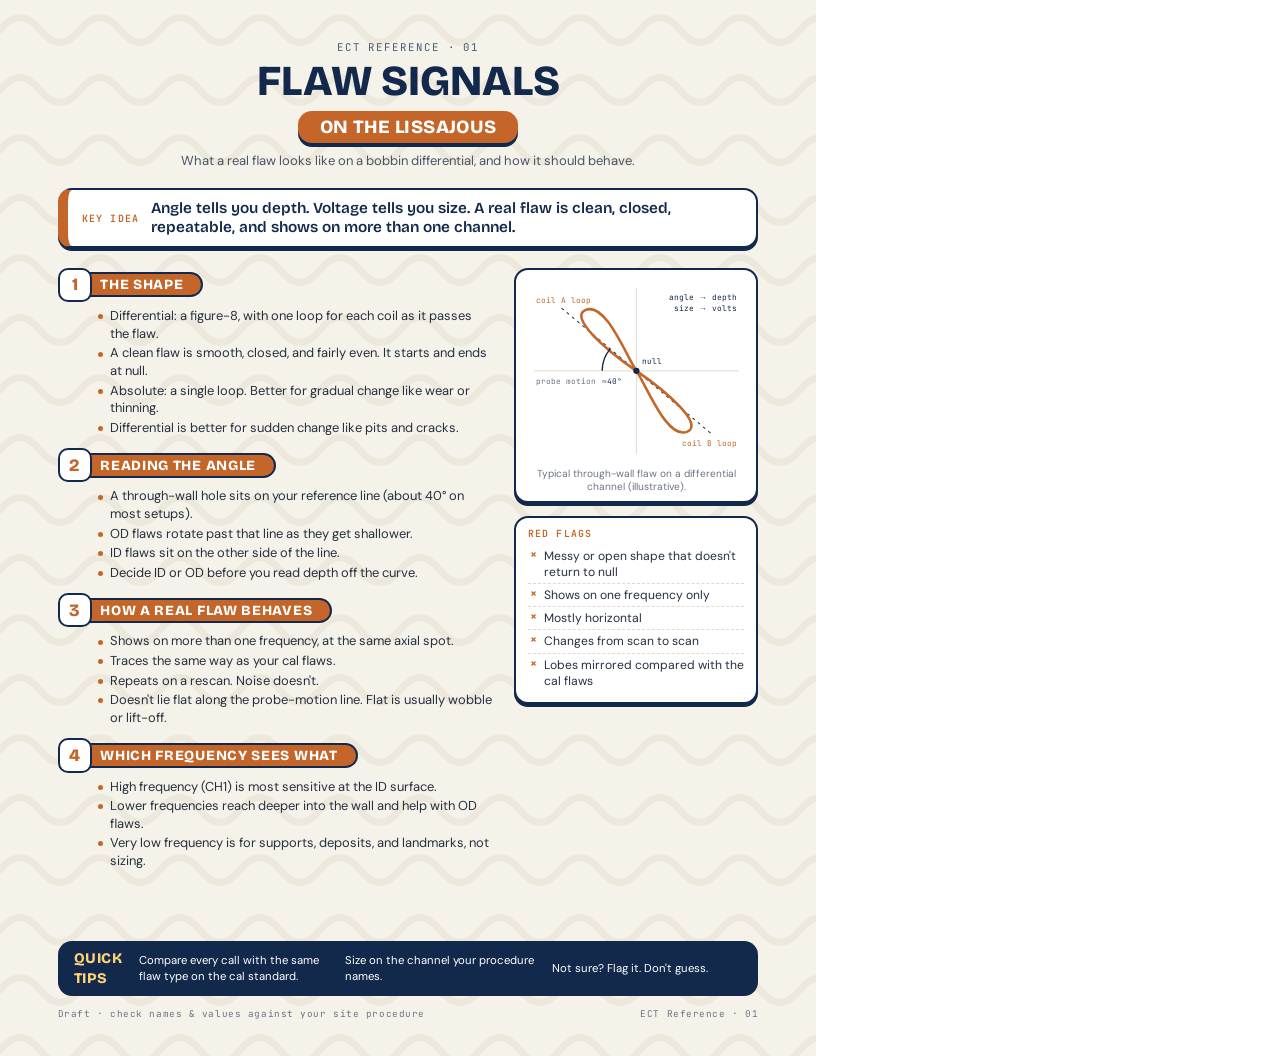
<file: ect-guide/handouts/01-flaw-signals.html>
<!doctype html>
<html lang="en"><head><meta charset="utf-8"><title>Flaw Signals</title>
<link rel="stylesheet" href="handout.css"><style>:root { --accent: #c4652a; }</style></head>
<body><svg width="0" height="0" style="position:absolute"><defs>
<pattern id="wv" width="160" height="60" patternUnits="userSpaceOnUse">
<path d="M0 30 Q 20 5 40 30 T 80 30 T 120 30 T 160 30" fill="none" stroke="#e6dfcf" stroke-width="7" stroke-linecap="round"/>
</pattern></defs></svg>
<section class="page">
  <svg class="waves" width="100%" height="100%"><rect width="100%" height="100%" fill="url(#wv)"/></svg>
  <header><div class="kicker">ECT Reference · 01</div><h1>FLAW SIGNALS</h1>
    <div class="banner">ON THE LISSAJOUS</div><p class="intro">What a real flaw looks like on a bobbin differential, and how it should behave.</p></header>
  <div class="key"><b>KEY IDEA</b><p>Angle tells you depth. Voltage tells you size. A real flaw is clean, closed, repeatable, and shows on more than one channel.</p></div>
  <div class="main"><div><div class="sec"><div class="head"><div class="num">1</div><div class="pill">The shape</div></div><ul><li>Differential: a figure-8, with one loop for each coil as it passes the flaw.</li><li>A clean flaw is smooth, closed, and fairly even. It starts and ends at null.</li><li>Absolute: a single loop. Better for gradual change like wear or thinning.</li><li>Differential is better for sudden change like pits and cracks.</li></ul></div><div class="sec"><div class="head"><div class="num">2</div><div class="pill">Reading the angle</div></div><ul><li>A through-wall hole sits on your reference line (about 40° on most setups).</li><li>OD flaws rotate past that line as they get shallower.</li><li>ID flaws sit on the other side of the line.</li><li>Decide ID or OD before you read depth off the curve.</li></ul></div><div class="sec"><div class="head"><div class="num">3</div><div class="pill">How a real flaw behaves</div></div><ul><li>Shows on more than one frequency, at the same axial spot.</li><li>Traces the same way as your cal flaws.</li><li>Repeats on a rescan. Noise doesn&#x27;t.</li><li>Doesn&#x27;t lie flat along the probe-motion line. Flat is usually wobble or lift-off.</li></ul></div><div class="sec"><div class="head"><div class="num">4</div><div class="pill">Which frequency sees what</div></div><ul><li>High frequency (CH1) is most sensitive at the ID surface.</li><li>Lower frequencies reach deeper into the wall and help with OD flaws.</li><li>Very low frequency is for supports, deposits, and landmarks, not sizing.</li></ul></div></div><div><div class="card fig">
<svg viewBox="0 0 230 190" fill="none" font-family="JetBrains Mono" font-size="8">
  <path d="M115 10V180M10 95H220" stroke="#dfdacd" stroke-width="1"/>
  <text x="12" y="108" fill="#6b7384">probe motion</text>
  <g transform="translate(115 95) rotate(40) scale(1 -1)">
    <line x1="-100" y1="0" x2="100" y2="0" stroke="#13294b" stroke-dasharray="3 4"/>
    <path d="M0 0 C 20 -6, 70 -34, 80 -14 C 88 2, 40 4, 0 0 C -40 -4, -88 -2, -80 14 C -70 34, -20 6, 0 0 Z" stroke="#c4652a" stroke-width="2.6" stroke-linejoin="round"/>
  </g>
  <path d="M80 95 A 35 35 0 0 1 88.2 72.5" stroke="#13294b" stroke-width="1.4"/>
  <text x="90" y="108" fill="#13294b" text-anchor="middle">≈40°</text>
  <circle cx="115" cy="95" r="3.2" fill="#13294b"/>
  <text x="121" y="88" fill="#13294b">null</text>
  <text x="12" y="26" fill="#c4652a">coil A loop</text>
  <text x="218" y="172" fill="#c4652a" text-anchor="end">coil B loop</text>
  <text x="218" y="22" fill="#13294b" text-anchor="end">angle → depth</text>
  <text x="218" y="34" fill="#13294b" text-anchor="end">size → volts</text>
</svg><div class="cap">Typical through-wall flaw on a differential channel (illustrative).</div></div><div class="card red"><h4>Red flags</h4><ul><li>Messy or open shape that doesn&#x27;t return to null</li><li>Shows on one frequency only</li><li>Mostly horizontal</li><li>Changes from scan to scan</li><li>Lobes mirrored compared with the cal flaws</li></ul></div></div></div>
  <div class="tips"><div class="t">QUICK<br>TIPS</div><div>Compare every call with the same flaw type on the cal standard.</div><div>Size on the channel your procedure names.</div><div>Not sure? Flag it. Don&#x27;t guess.</div></div>
  <footer><span>Draft · check names &amp; values against your site procedure</span><span>ECT Reference · 01</span></footer>
</section></body></html>
</file>
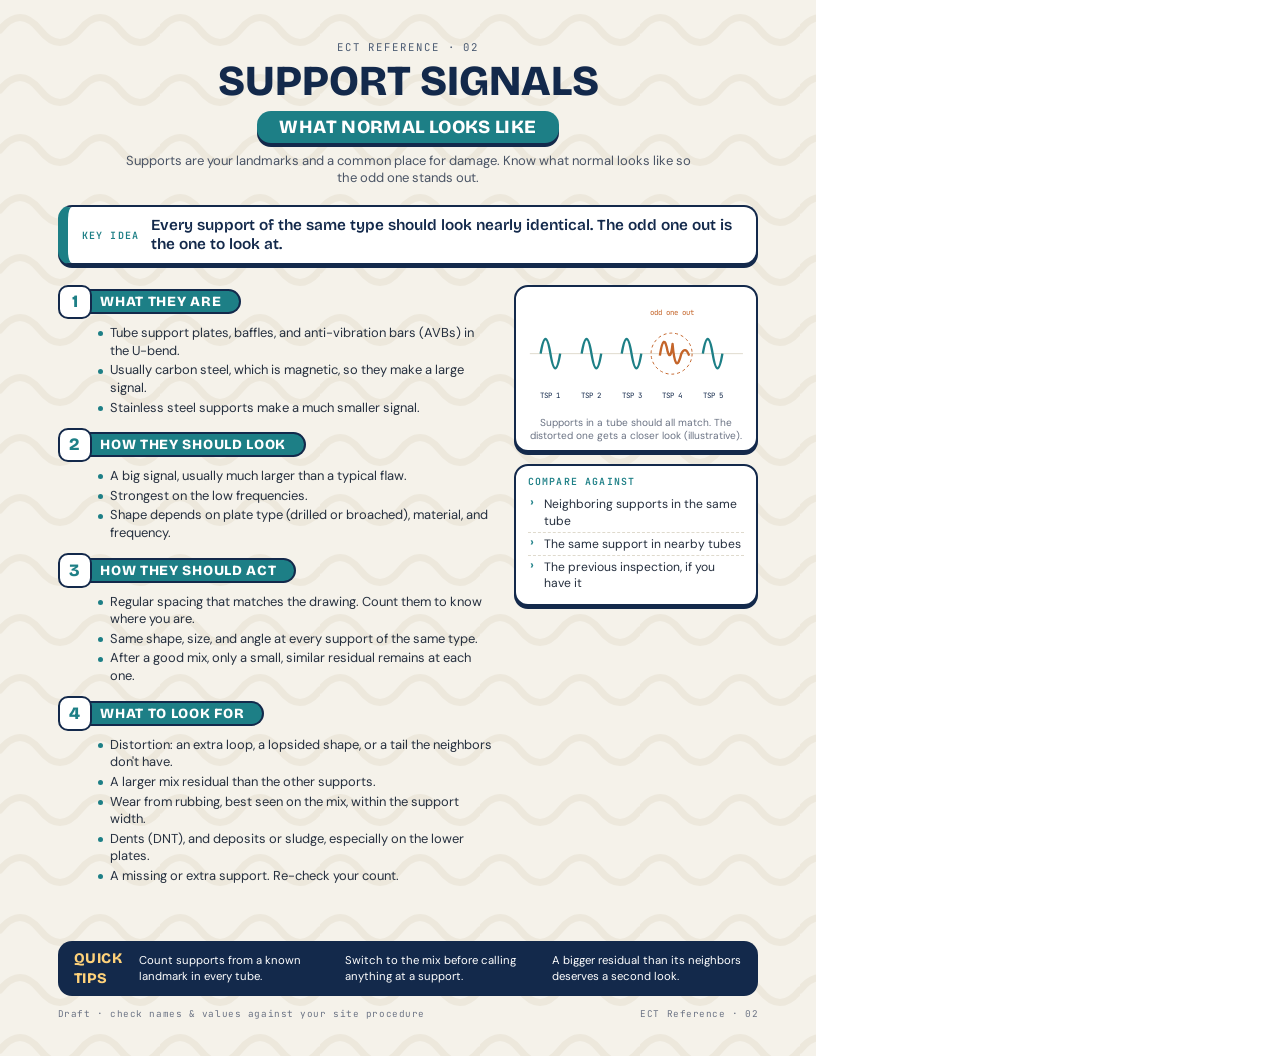
<file: ect-guide/handouts/02-support-signals.html>
<!doctype html>
<html lang="en"><head><meta charset="utf-8"><title>Support Signals</title>
<link rel="stylesheet" href="handout.css"><style>:root { --accent: #1d7f86; }</style></head>
<body><svg width="0" height="0" style="position:absolute"><defs>
<pattern id="wv" width="160" height="60" patternUnits="userSpaceOnUse">
<path d="M0 30 Q 20 5 40 30 T 80 30 T 120 30 T 160 30" fill="none" stroke="#e6dfcf" stroke-width="7" stroke-linecap="round"/>
</pattern></defs></svg>
<section class="page">
  <svg class="waves" width="100%" height="100%"><rect width="100%" height="100%" fill="url(#wv)"/></svg>
  <header><div class="kicker">ECT Reference · 02</div><h1>SUPPORT SIGNALS</h1>
    <div class="banner">WHAT NORMAL LOOKS LIKE</div><p class="intro">Supports are your landmarks and a common place for damage. Know what normal looks like so the odd one stands out.</p></header>
  <div class="key"><b>KEY IDEA</b><p>Every support of the same type should look nearly identical. The odd one out is the one to look at.</p></div>
  <div class="main"><div><div class="sec"><div class="head"><div class="num">1</div><div class="pill">What they are</div></div><ul><li>Tube support plates, baffles, and anti-vibration bars (AVBs) in the U-bend.</li><li>Usually carbon steel, which is magnetic, so they make a large signal.</li><li>Stainless steel supports make a much smaller signal.</li></ul></div><div class="sec"><div class="head"><div class="num">2</div><div class="pill">How they should look</div></div><ul><li>A big signal, usually much larger than a typical flaw.</li><li>Strongest on the low frequencies.</li><li>Shape depends on plate type (drilled or broached), material, and frequency.</li></ul></div><div class="sec"><div class="head"><div class="num">3</div><div class="pill">How they should act</div></div><ul><li>Regular spacing that matches the drawing. Count them to know where you are.</li><li>Same shape, size, and angle at every support of the same type.</li><li>After a good mix, only a small, similar residual remains at each one.</li></ul></div><div class="sec"><div class="head"><div class="num">4</div><div class="pill">What to look for</div></div><ul><li>Distortion: an extra loop, a lopsided shape, or a tail the neighbors don&#x27;t have.</li><li>A larger mix residual than the other supports.</li><li>Wear from rubbing, best seen on the mix, within the support width.</li><li>Dents (DNT), and deposits or sludge, especially on the lower plates.</li><li>A missing or extra support. Re-check your count.</li></ul></div></div><div><div class="card fig">
<svg viewBox="0 0 230 120" fill="none" font-family="JetBrains Mono" font-size="7.5">
  <line x1="6" y1="60" x2="224" y2="60" stroke="#dfdacd"/>
  <path d="M17 60 q5 -30 10 0 q5 30 10 0" stroke="#1d7f86" stroke-width="2.4"/><path d="M59 60 q5 -30 10 0 q5 30 10 0" stroke="#1d7f86" stroke-width="2.4"/><path d="M100 60 q5 -30 10 0 q5 30 10 0" stroke="#1d7f86" stroke-width="2.4"/><path d="M139 62 q4 -26 8 -4 q3 10 5 -8 q3 34 9 10 q4 -8 8 2" stroke="#c4652a" stroke-width="2.4" stroke-linejoin="round"/><circle cx="151" cy="60" r="21" stroke="#c4652a" stroke-dasharray="3 3"/><path d="M183 60 q5 -30 10 0 q5 30 10 0" stroke="#1d7f86" stroke-width="2.4"/>
  <text x="27" y="105" text-anchor="middle" fill="#13294b">TSP 1</text><text x="69" y="105" text-anchor="middle" fill="#13294b">TSP 2</text><text x="110" y="105" text-anchor="middle" fill="#13294b">TSP 3</text><text x="151" y="105" text-anchor="middle" fill="#13294b">TSP 4</text><text x="193" y="105" text-anchor="middle" fill="#13294b">TSP 5</text>
  <text x="151" y="20" text-anchor="middle" fill="#c4652a">odd one out</text>
</svg><div class="cap">Supports in a tube should all match. The distorted one gets a closer look (illustrative).</div></div><div class="card "><h4>Compare against</h4><ul><li>Neighboring supports in the same tube</li><li>The same support in nearby tubes</li><li>The previous inspection, if you have it</li></ul></div></div></div>
  <div class="tips"><div class="t">QUICK<br>TIPS</div><div>Count supports from a known landmark in every tube.</div><div>Switch to the mix before calling anything at a support.</div><div>A bigger residual than its neighbors deserves a second look.</div></div>
  <footer><span>Draft · check names &amp; values against your site procedure</span><span>ECT Reference · 02</span></footer>
</section></body></html>
</file>
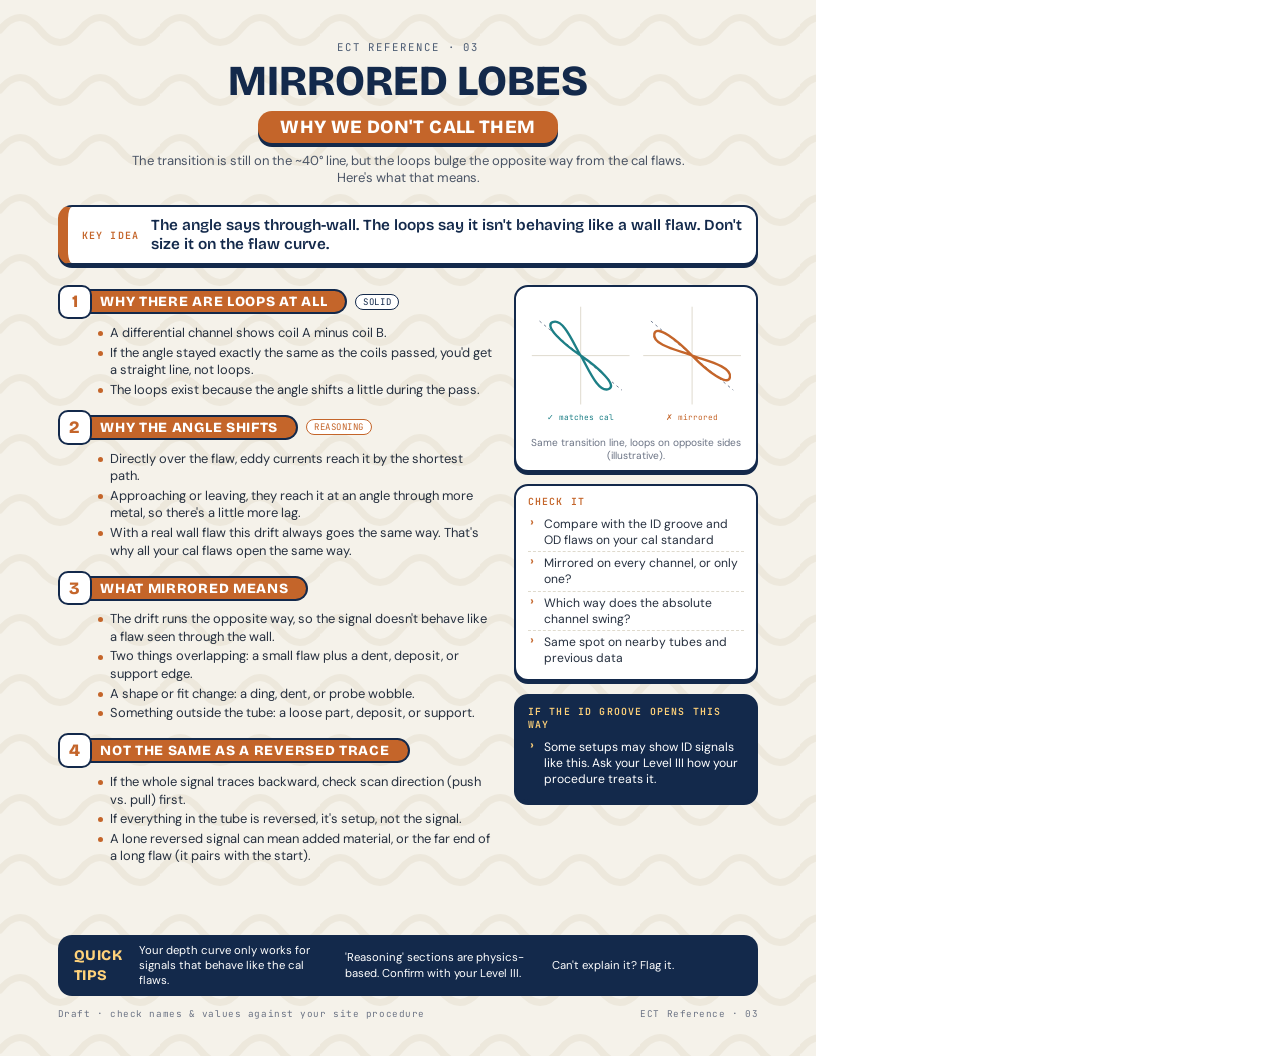
<file: ect-guide/handouts/03-mirrored-lobes.html>
<!doctype html>
<html lang="en"><head><meta charset="utf-8"><title>Mirrored Lobes</title>
<link rel="stylesheet" href="handout.css"><style>:root { --accent: #c4652a; }</style></head>
<body><svg width="0" height="0" style="position:absolute"><defs>
<pattern id="wv" width="160" height="60" patternUnits="userSpaceOnUse">
<path d="M0 30 Q 20 5 40 30 T 80 30 T 120 30 T 160 30" fill="none" stroke="#e6dfcf" stroke-width="7" stroke-linecap="round"/>
</pattern></defs></svg>
<section class="page">
  <svg class="waves" width="100%" height="100%"><rect width="100%" height="100%" fill="url(#wv)"/></svg>
  <header><div class="kicker">ECT Reference · 03</div><h1>MIRRORED LOBES</h1>
    <div class="banner">WHY WE DON&#x27;T CALL THEM</div><p class="intro">The transition is still on the ~40° line, but the loops bulge the opposite way from the cal flaws. Here&#x27;s what that means.</p></header>
  <div class="key"><b>KEY IDEA</b><p>The angle says through-wall. The loops say it isn&#x27;t behaving like a wall flaw. Don&#x27;t size it on the flaw curve.</p></div>
  <div class="main"><div><div class="sec"><div class="head"><div class="num">1</div><div class="pill">Why there are loops at all</div><span class="tag">Solid</span></div><ul><li>A differential channel shows coil A minus coil B.</li><li>If the angle stayed exactly the same as the coils passed, you&#x27;d get a straight line, not loops.</li><li>The loops exist because the angle shifts a little during the pass.</li></ul></div><div class="sec"><div class="head"><div class="num">2</div><div class="pill">Why the angle shifts</div><span class="tag warn">Reasoning</span></div><ul><li>Directly over the flaw, eddy currents reach it by the shortest path.</li><li>Approaching or leaving, they reach it at an angle through more metal, so there&#x27;s a little more lag.</li><li>With a real wall flaw this drift always goes the same way. That&#x27;s why all your cal flaws open the same way.</li></ul></div><div class="sec"><div class="head"><div class="num">3</div><div class="pill">What mirrored means</div></div><ul><li>The drift runs the opposite way, so the signal doesn&#x27;t behave like a flaw seen through the wall.</li><li>Two things overlapping: a small flaw plus a dent, deposit, or support edge.</li><li>A shape or fit change: a ding, dent, or probe wobble.</li><li>Something outside the tube: a loose part, deposit, or support.</li></ul></div><div class="sec"><div class="head"><div class="num">4</div><div class="pill">Not the same as a reversed trace</div></div><ul><li>If the whole signal traces backward, check scan direction (push vs. pull) first.</li><li>If everything in the tube is reversed, it&#x27;s setup, not the signal.</li><li>A lone reversed signal can mean added material, or the far end of a long flaw (it pairs with the start).</li></ul></div></div><div><div class="card fig">
<svg viewBox="0 0 230 140" fill="none" font-family="JetBrains Mono" font-size="8">
  <path d="M58 12V112M8 62H108" stroke="#dfdacd" stroke-width="1"/>
  <path d="M172 12V112M122 62H222" stroke="#dfdacd" stroke-width="1"/>
  <g transform="translate(58 62) rotate(40) scale(.55 -.55)">
    <line x1="-100" y1="0" x2="100" y2="0" stroke="#13294b" stroke-dasharray="5 6"/>
    <path d="M0 0 C 20 -6, 70 -34, 80 -14 C 88 2, 40 4, 0 0 C -40 -4, -88 -2, -80 14 C -70 34, -20 6, 0 0 Z" stroke="#1d7f86" stroke-width="4.4" stroke-linejoin="round"/></g>
  <g transform="translate(172 62) rotate(40) scale(.55)">
    <line x1="-100" y1="0" x2="100" y2="0" stroke="#13294b" stroke-dasharray="5 6"/>
    <path d="M0 0 C 20 -6, 70 -34, 80 -14 C 88 2, 40 4, 0 0 C -40 -4, -88 -2, -80 14 C -70 34, -20 6, 0 0 Z" stroke="#c4652a" stroke-width="4.4" stroke-linejoin="round"/></g>
  <text x="58" y="128" text-anchor="middle" fill="#1d7f86">✓ matches cal</text>
  <text x="172" y="128" text-anchor="middle" fill="#c4652a">✗ mirrored</text>
</svg><div class="cap">Same transition line, loops on opposite sides (illustrative).</div></div><div class="card "><h4>Check it</h4><ul><li>Compare with the ID groove and OD flaws on your cal standard</li><li>Mirrored on every channel, or only one?</li><li>Which way does the absolute channel swing?</li><li>Same spot on nearby tubes and previous data</li></ul></div><div class="card dark"><h4>If the ID groove opens this way</h4><ul><li>Some setups may show ID signals like this. Ask your Level III how your procedure treats it.</li></ul></div></div></div>
  <div class="tips"><div class="t">QUICK<br>TIPS</div><div>Your depth curve only works for signals that behave like the cal flaws.</div><div>&#x27;Reasoning&#x27; sections are physics-based. Confirm with your Level III.</div><div>Can&#x27;t explain it? Flag it.</div></div>
  <footer><span>Draft · check names &amp; values against your site procedure</span><span>ECT Reference · 03</span></footer>
</section></body></html>
</file>
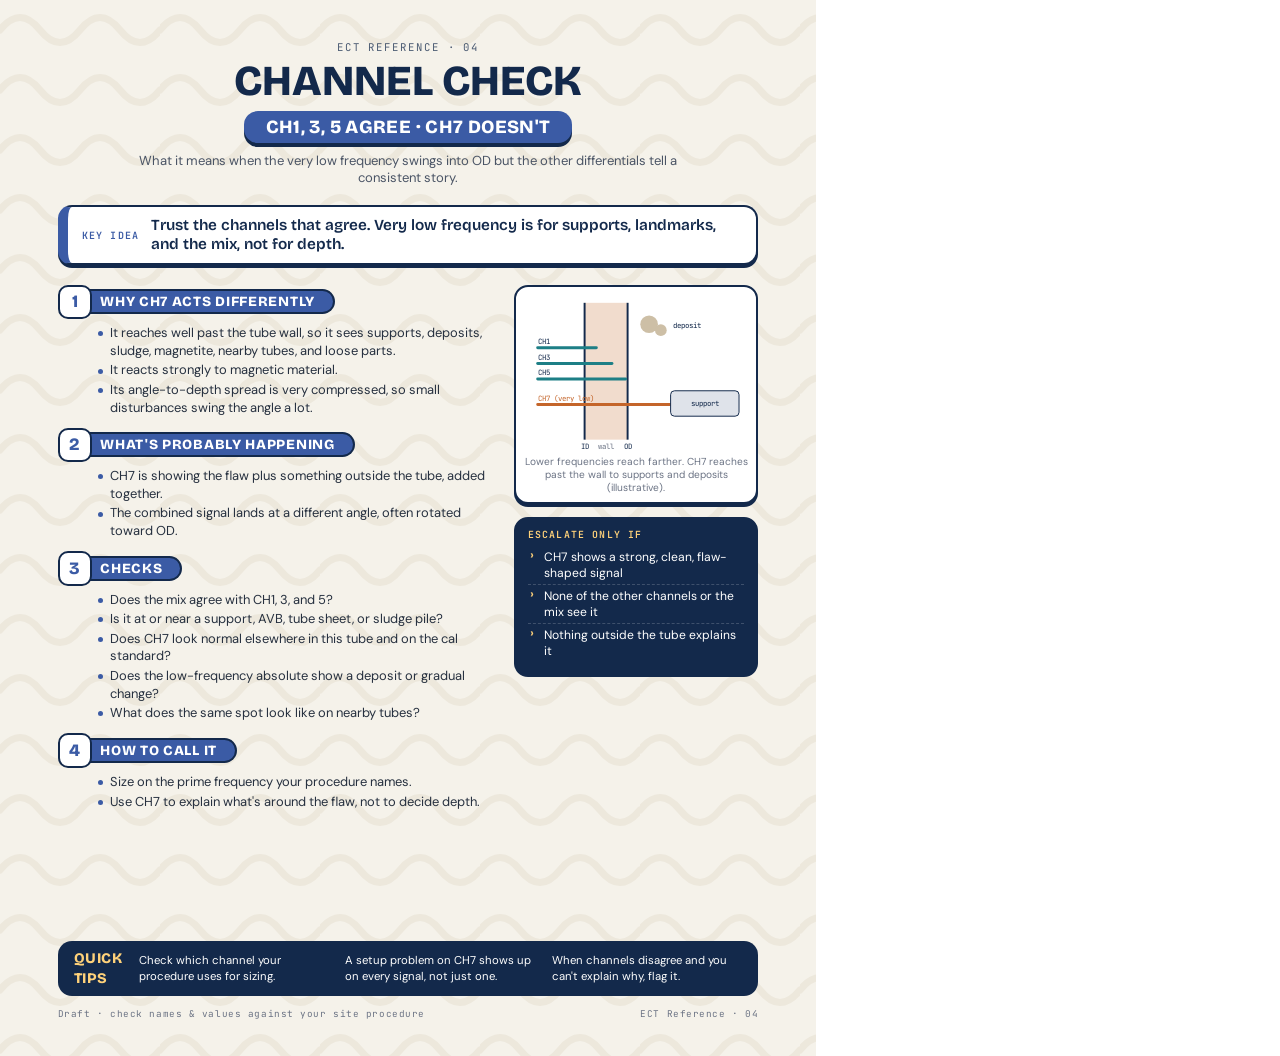
<file: ect-guide/handouts/04-channel-disagreement.html>
<!doctype html>
<html lang="en"><head><meta charset="utf-8"><title>Channel Check</title>
<link rel="stylesheet" href="handout.css"><style>:root { --accent: #3b5ba5; }</style></head>
<body><svg width="0" height="0" style="position:absolute"><defs>
<pattern id="wv" width="160" height="60" patternUnits="userSpaceOnUse">
<path d="M0 30 Q 20 5 40 30 T 80 30 T 120 30 T 160 30" fill="none" stroke="#e6dfcf" stroke-width="7" stroke-linecap="round"/>
</pattern></defs></svg>
<section class="page">
  <svg class="waves" width="100%" height="100%"><rect width="100%" height="100%" fill="url(#wv)"/></svg>
  <header><div class="kicker">ECT Reference · 04</div><h1>CHANNEL CHECK</h1>
    <div class="banner">CH1, 3, 5 AGREE · CH7 DOESN&#x27;T</div><p class="intro">What it means when the very low frequency swings into OD but the other differentials tell a consistent story.</p></header>
  <div class="key"><b>KEY IDEA</b><p>Trust the channels that agree. Very low frequency is for supports, landmarks, and the mix, not for depth.</p></div>
  <div class="main"><div><div class="sec"><div class="head"><div class="num">1</div><div class="pill">Why CH7 acts differently</div></div><ul><li>It reaches well past the tube wall, so it sees supports, deposits, sludge, magnetite, nearby tubes, and loose parts.</li><li>It reacts strongly to magnetic material.</li><li>Its angle-to-depth spread is very compressed, so small disturbances swing the angle a lot.</li></ul></div><div class="sec"><div class="head"><div class="num">2</div><div class="pill">What&#x27;s probably happening</div></div><ul><li>CH7 is showing the flaw plus something outside the tube, added together.</li><li>The combined signal lands at a different angle, often rotated toward OD.</li></ul></div><div class="sec"><div class="head"><div class="num">3</div><div class="pill">Checks</div></div><ul><li>Does the mix agree with CH1, 3, and 5?</li><li>Is it at or near a support, AVB, tube sheet, or sludge pile?</li><li>Does CH7 look normal elsewhere in this tube and on the cal standard?</li><li>Does the low-frequency absolute show a deposit or gradual change?</li><li>What does the same spot look like on nearby tubes?</li></ul></div><div class="sec"><div class="head"><div class="num">4</div><div class="pill">How to call it</div></div><ul><li>Size on the prime frequency your procedure names.</li><li>Use CH7 to explain what&#x27;s around the flaw, not to decide depth.</li></ul></div></div><div><div class="card fig">
<svg viewBox="0 0 230 160" fill="none" font-family="JetBrains Mono" font-size="7.5">
  <rect x="62" y="8" width="44" height="140" fill="#f1dccd"/>
  <line x1="62" y1="8" x2="62" y2="148" stroke="#13294b" stroke-width="2"/>
  <line x1="106" y1="8" x2="106" y2="148" stroke="#13294b" stroke-width="2"/>
  <circle cx="128" cy="30" r="9" fill="#cdbfa6"/><circle cx="140" cy="36" r="6" fill="#cdbfa6"/>
  <text x="152" y="34" fill="#13294b">deposit</text>
  <text x="62" y="158" text-anchor="middle" fill="#13294b">ID</text>
  <text x="106" y="158" text-anchor="middle" fill="#13294b">OD</text>
  <text x="84" y="158" text-anchor="middle" fill="#6b7384">wall</text>
  <g stroke-width="3" stroke-linecap="round">
    <line x1="14" y1="54" x2="74" y2="54" stroke="#1d7f86"/>
    <line x1="14" y1="70" x2="90" y2="70" stroke="#1d7f86"/>
    <line x1="14" y1="86" x2="104" y2="86" stroke="#1d7f86"/>
    <line x1="14" y1="112" x2="212" y2="112" stroke="#c4652a" stroke-dasharray="1 0"/>
  </g>
  <rect x="150" y="98" width="70" height="26" rx="4" fill="#dfe3ea" stroke="#13294b"/>
  <text x="185" y="114" text-anchor="middle" fill="#13294b">support</text>
  <g fill="#13294b"><text x="14" y="50">CH1</text><text x="14" y="66">CH3</text><text x="14" y="82">CH5</text></g>
  <text x="14" y="108" fill="#c4652a">CH7 (very low)</text>
</svg><div class="cap">Lower frequencies reach farther. CH7 reaches past the wall to supports and deposits (illustrative).</div></div><div class="card dark"><h4>Escalate only if</h4><ul><li>CH7 shows a strong, clean, flaw-shaped signal</li><li>None of the other channels or the mix see it</li><li>Nothing outside the tube explains it</li></ul></div></div></div>
  <div class="tips"><div class="t">QUICK<br>TIPS</div><div>Check which channel your procedure uses for sizing.</div><div>A setup problem on CH7 shows up on every signal, not just one.</div><div>When channels disagree and you can&#x27;t explain why, flag it.</div></div>
  <footer><span>Draft · check names &amp; values against your site procedure</span><span>ECT Reference · 04</span></footer>
</section></body></html>
</file>
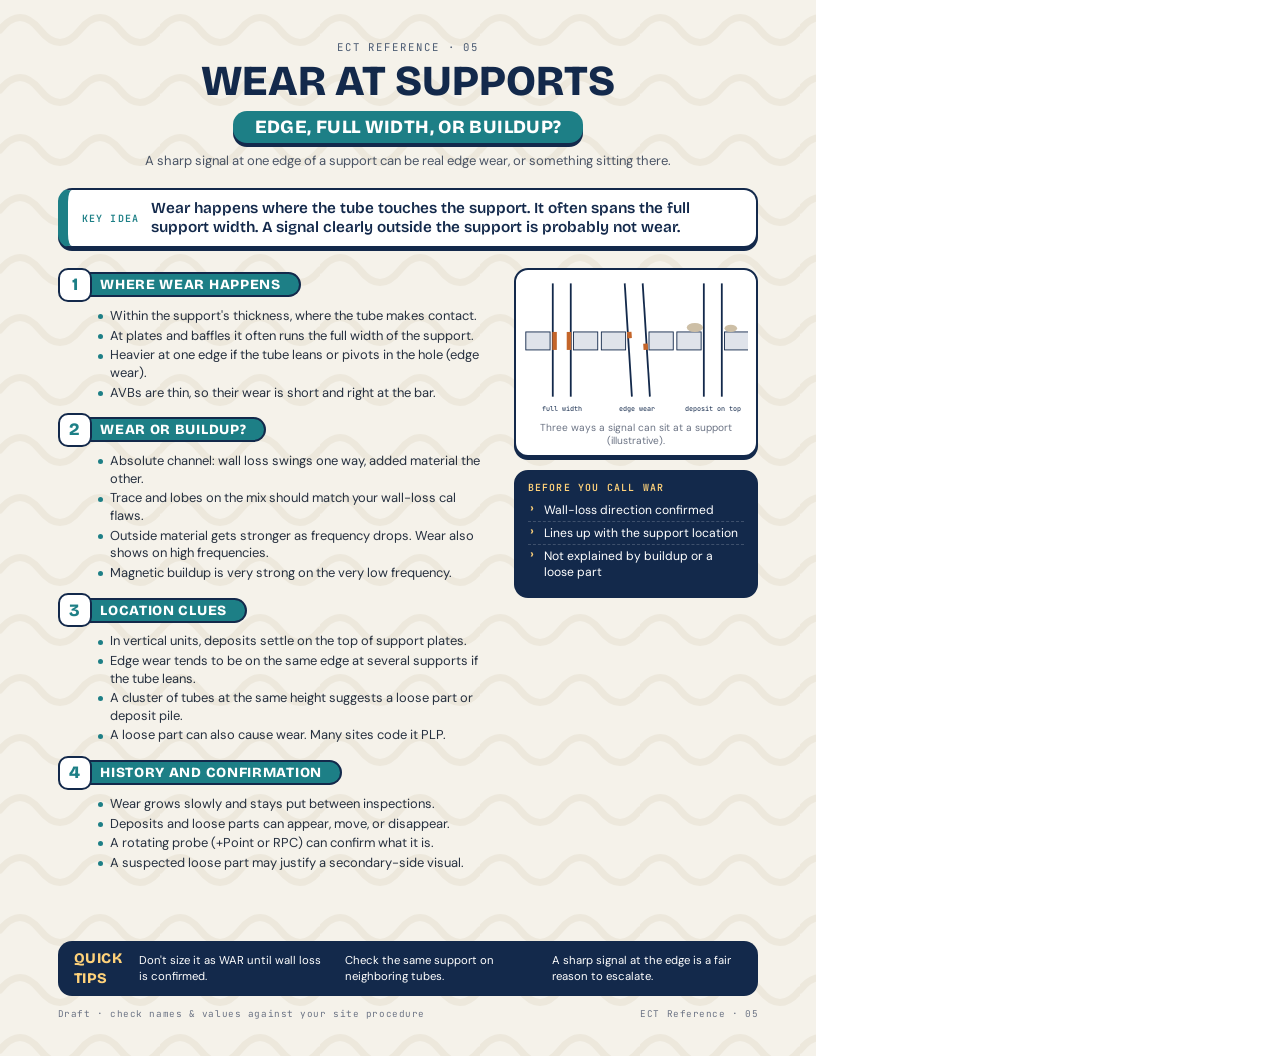
<file: ect-guide/handouts/05-wear-at-supports.html>
<!doctype html>
<html lang="en"><head><meta charset="utf-8"><title>Wear At Supports</title>
<link rel="stylesheet" href="handout.css"><style>:root { --accent: #1d7f86; }</style></head>
<body><svg width="0" height="0" style="position:absolute"><defs>
<pattern id="wv" width="160" height="60" patternUnits="userSpaceOnUse">
<path d="M0 30 Q 20 5 40 30 T 80 30 T 120 30 T 160 30" fill="none" stroke="#e6dfcf" stroke-width="7" stroke-linecap="round"/>
</pattern></defs></svg>
<section class="page">
  <svg class="waves" width="100%" height="100%"><rect width="100%" height="100%" fill="url(#wv)"/></svg>
  <header><div class="kicker">ECT Reference · 05</div><h1>WEAR AT SUPPORTS</h1>
    <div class="banner">EDGE, FULL WIDTH, OR BUILDUP?</div><p class="intro">A sharp signal at one edge of a support can be real edge wear, or something sitting there.</p></header>
  <div class="key"><b>KEY IDEA</b><p>Wear happens where the tube touches the support. It often spans the full support width. A signal clearly outside the support is probably not wear.</p></div>
  <div class="main"><div><div class="sec"><div class="head"><div class="num">1</div><div class="pill">Where wear happens</div></div><ul><li>Within the support&#x27;s thickness, where the tube makes contact.</li><li>At plates and baffles it often runs the full width of the support.</li><li>Heavier at one edge if the tube leans or pivots in the hole (edge wear).</li><li>AVBs are thin, so their wear is short and right at the bar.</li></ul></div><div class="sec"><div class="head"><div class="num">2</div><div class="pill">Wear or buildup?</div></div><ul><li>Absolute channel: wall loss swings one way, added material the other.</li><li>Trace and lobes on the mix should match your wall-loss cal flaws.</li><li>Outside material gets stronger as frequency drops. Wear also shows on high frequencies.</li><li>Magnetic buildup is very strong on the very low frequency.</li></ul></div><div class="sec"><div class="head"><div class="num">3</div><div class="pill">Location clues</div></div><ul><li>In vertical units, deposits settle on the top of support plates.</li><li>Edge wear tends to be on the same edge at several supports if the tube leans.</li><li>A cluster of tubes at the same height suggests a loose part or deposit pile.</li><li>A loose part can also cause wear. Many sites code it PLP.</li></ul></div><div class="sec"><div class="head"><div class="num">4</div><div class="pill">History and confirmation</div></div><ul><li>Wear grows slowly and stays put between inspections.</li><li>Deposits and loose parts can appear, move, or disappear.</li><li>A rotating probe (+Point or RPC) can confirm what it is.</li><li>A suspected loose part may justify a secondary-side visual.</li></ul></div></div><div><div class="card fig">
<svg viewBox="0 0 250 155" fill="none" font-family="JetBrains Mono" font-size="7.5">
  <rect x="2" y="60" width="27" height="20" fill="#dfe3ea" stroke="#13294b"/><rect x="55" y="60" width="27" height="20" fill="#dfe3ea" stroke="#13294b"/><line x1="32" y1="6" x2="32" y2="132" stroke="#13294b" stroke-width="2"/><line x1="52" y1="6" x2="52" y2="132" stroke="#13294b" stroke-width="2"/><line x1="34" y1="60" x2="34" y2="80" stroke="#c4652a" stroke-width="5"/><line x1="50" y1="60" x2="50" y2="80" stroke="#c4652a" stroke-width="5"/><text x="42" y="148" text-anchor="middle" fill="#13294b">full width</text>
  <rect x="86" y="60" width="27" height="20" fill="#dfe3ea" stroke="#13294b"/><rect x="139" y="60" width="27" height="20" fill="#dfe3ea" stroke="#13294b"/><line x1="112" y1="6" x2="120" y2="132" stroke="#13294b" stroke-width="2"/><line x1="132" y1="6" x2="140" y2="132" stroke="#13294b" stroke-width="2"/><line x1="117" y1="60" x2="117.5" y2="67" stroke="#c4652a" stroke-width="5"/><line x1="135" y1="73" x2="135.5" y2="80" stroke="#c4652a" stroke-width="5"/><text x="126" y="148" text-anchor="middle" fill="#13294b">edge wear</text>
  <rect x="170" y="60" width="27" height="20" fill="#dfe3ea" stroke="#13294b"/><rect x="223" y="60" width="27" height="20" fill="#dfe3ea" stroke="#13294b"/><line x1="200" y1="6" x2="200" y2="132" stroke="#13294b" stroke-width="2"/><line x1="220" y1="6" x2="220" y2="132" stroke="#13294b" stroke-width="2"/><ellipse cx="190" cy="55" rx="9" ry="5" fill="#cdbfa6"/><ellipse cx="230" cy="56" rx="7" ry="4" fill="#cdbfa6"/><text x="210" y="148" text-anchor="middle" fill="#13294b">deposit on top</text>
</svg><div class="cap">Three ways a signal can sit at a support (illustrative).</div></div><div class="card dark"><h4>Before you call WAR</h4><ul><li>Wall-loss direction confirmed</li><li>Lines up with the support location</li><li>Not explained by buildup or a loose part</li></ul></div></div></div>
  <div class="tips"><div class="t">QUICK<br>TIPS</div><div>Don&#x27;t size it as WAR until wall loss is confirmed.</div><div>Check the same support on neighboring tubes.</div><div>A sharp signal at the edge is a fair reason to escalate.</div></div>
  <footer><span>Draft · check names &amp; values against your site procedure</span><span>ECT Reference · 05</span></footer>
</section></body></html>
</file>
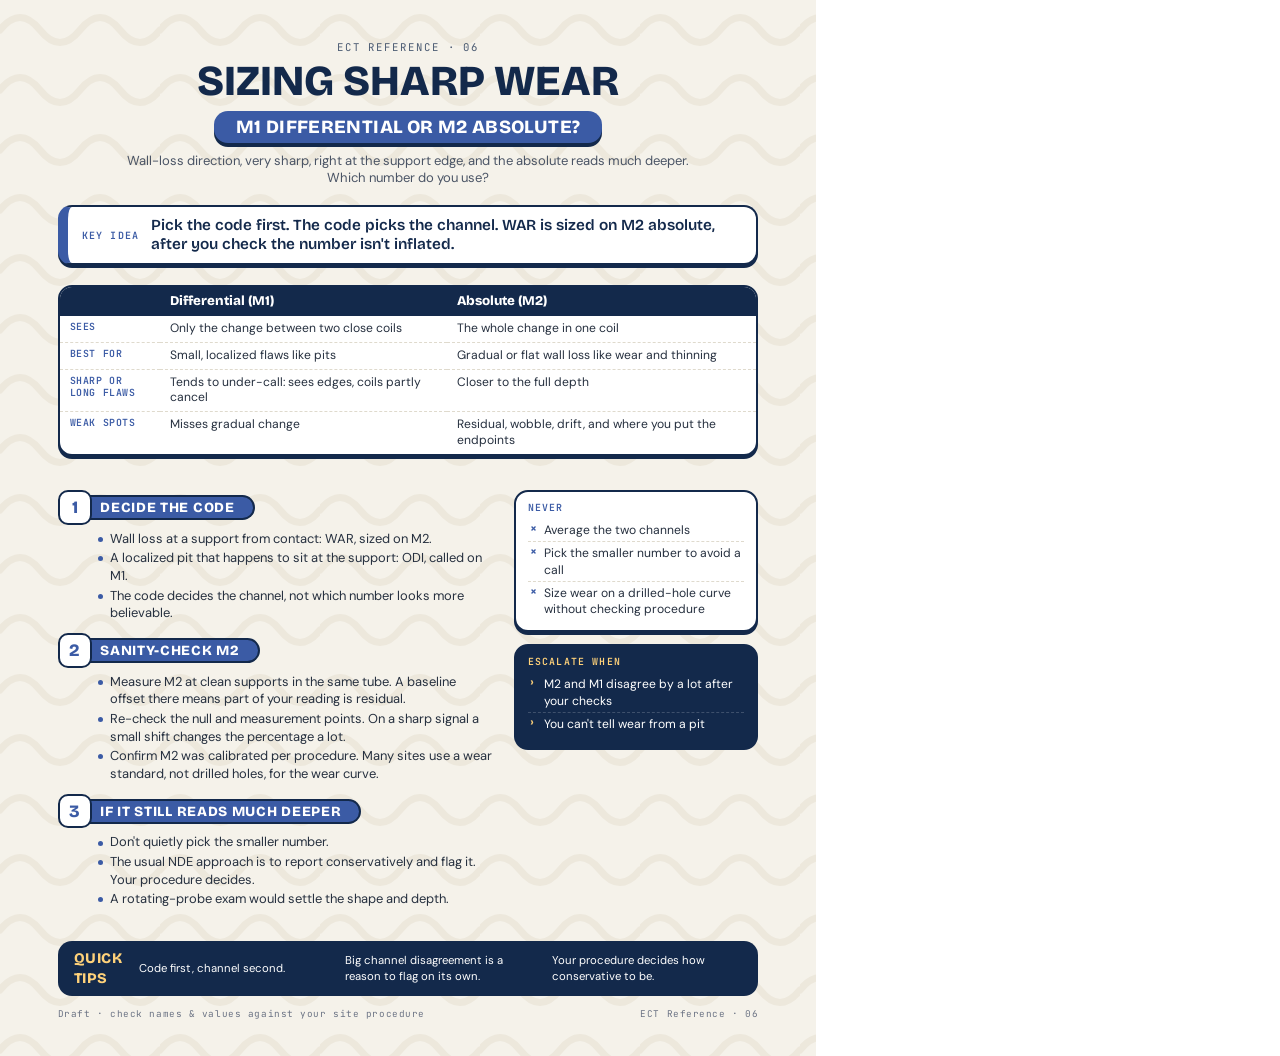
<file: ect-guide/handouts/06-sizing-sharp-wear.html>
<!doctype html>
<html lang="en"><head><meta charset="utf-8"><title>Sizing Sharp Wear</title>
<link rel="stylesheet" href="handout.css"><style>:root { --accent: #3b5ba5; }</style></head>
<body><svg width="0" height="0" style="position:absolute"><defs>
<pattern id="wv" width="160" height="60" patternUnits="userSpaceOnUse">
<path d="M0 30 Q 20 5 40 30 T 80 30 T 120 30 T 160 30" fill="none" stroke="#e6dfcf" stroke-width="7" stroke-linecap="round"/>
</pattern></defs></svg>
<section class="page">
  <svg class="waves" width="100%" height="100%"><rect width="100%" height="100%" fill="url(#wv)"/></svg>
  <header><div class="kicker">ECT Reference · 06</div><h1>SIZING SHARP WEAR</h1>
    <div class="banner">M1 DIFFERENTIAL OR M2 ABSOLUTE?</div><p class="intro">Wall-loss direction, very sharp, right at the support edge, and the absolute reads much deeper. Which number do you use?</p></header>
  <div class="key"><b>KEY IDEA</b><p>Pick the code first. The code picks the channel. WAR is sized on M2 absolute, after you check the number isn&#x27;t inflated.</p></div>
  <div class="main"><table class="cmp full"><tr><th></th><th>Differential (M1)</th><th>Absolute (M2)</th></tr><tr><td>Sees</td><td>Only the change between two close coils</td><td>The whole change in one coil</td></tr><tr><td>Best for</td><td>Small, localized flaws like pits</td><td>Gradual or flat wall loss like wear and thinning</td></tr><tr><td>Sharp or long flaws</td><td>Tends to under-call: sees edges, coils partly cancel</td><td>Closer to the full depth</td></tr><tr><td>Weak spots</td><td>Misses gradual change</td><td>Residual, wobble, drift, and where you put the endpoints</td></tr></table><div><div class="sec"><div class="head"><div class="num">1</div><div class="pill">Decide the code</div></div><ul><li>Wall loss at a support from contact: WAR, sized on M2.</li><li>A localized pit that happens to sit at the support: ODI, called on M1.</li><li>The code decides the channel, not which number looks more believable.</li></ul></div><div class="sec"><div class="head"><div class="num">2</div><div class="pill">Sanity-check M2</div></div><ul><li>Measure M2 at clean supports in the same tube. A baseline offset there means part of your reading is residual.</li><li>Re-check the null and measurement points. On a sharp signal a small shift changes the percentage a lot.</li><li>Confirm M2 was calibrated per procedure. Many sites use a wear standard, not drilled holes, for the wear curve.</li></ul></div><div class="sec"><div class="head"><div class="num">3</div><div class="pill">If it still reads much deeper</div></div><ul><li>Don&#x27;t quietly pick the smaller number.</li><li>The usual NDE approach is to report conservatively and flag it. Your procedure decides.</li><li>A rotating-probe exam would settle the shape and depth.</li></ul></div></div><div><div class="card red"><h4>Never</h4><ul><li>Average the two channels</li><li>Pick the smaller number to avoid a call</li><li>Size wear on a drilled-hole curve without checking procedure</li></ul></div><div class="card dark"><h4>Escalate when</h4><ul><li>M2 and M1 disagree by a lot after your checks</li><li>You can&#x27;t tell wear from a pit</li></ul></div></div></div>
  <div class="tips"><div class="t">QUICK<br>TIPS</div><div>Code first, channel second.</div><div>Big channel disagreement is a reason to flag on its own.</div><div>Your procedure decides how conservative to be.</div></div>
  <footer><span>Draft · check names &amp; values against your site procedure</span><span>ECT Reference · 06</span></footer>
</section></body></html>
</file>
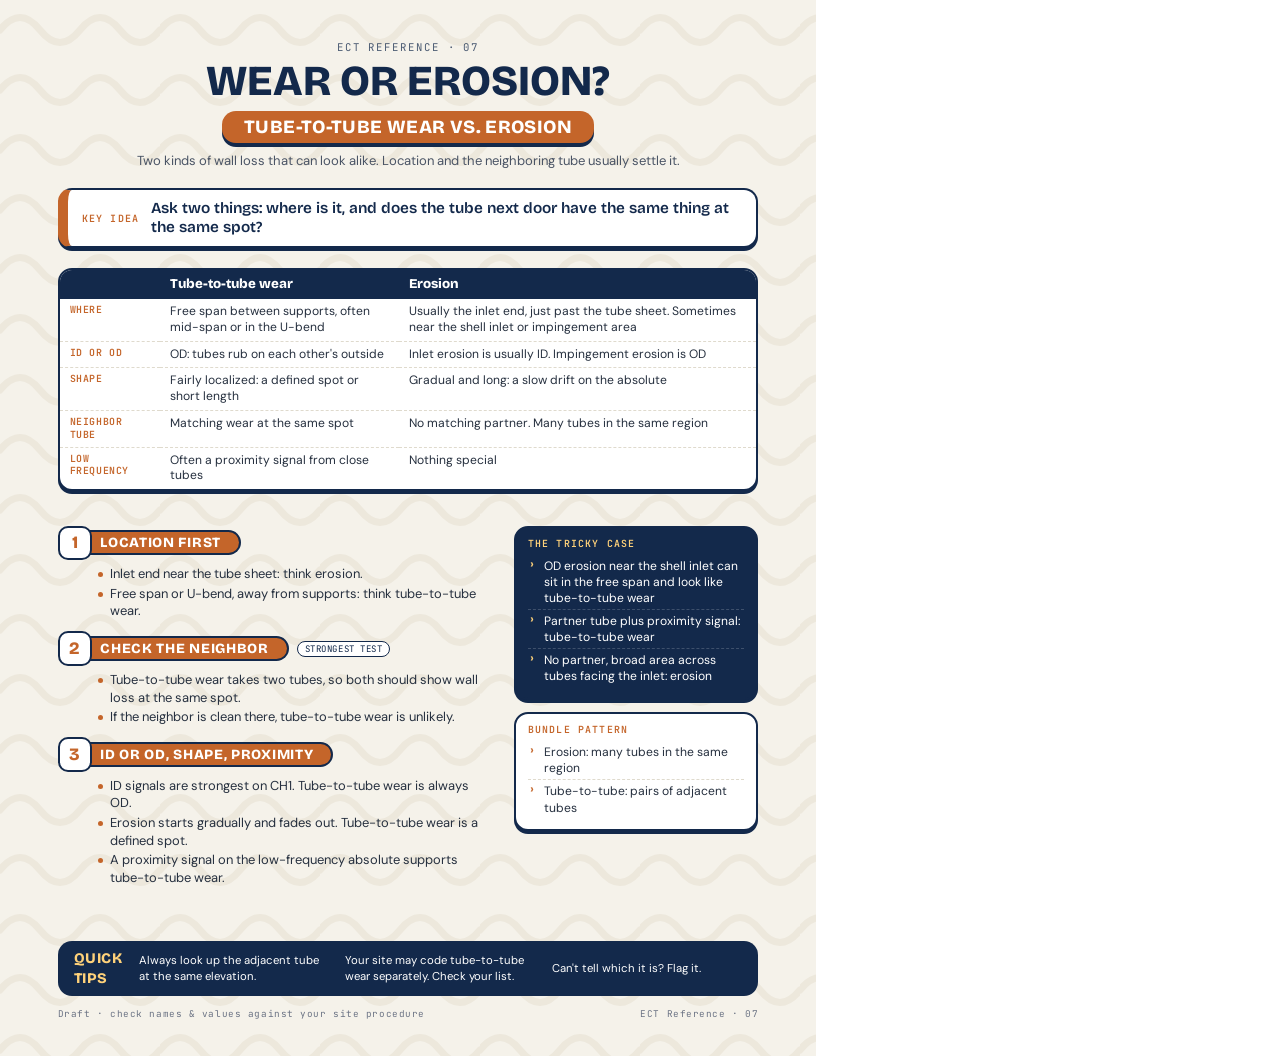
<file: ect-guide/handouts/07-wear-vs-erosion.html>
<!doctype html>
<html lang="en"><head><meta charset="utf-8"><title>Wear Or Erosion?</title>
<link rel="stylesheet" href="handout.css"><style>:root { --accent: #c4652a; }</style></head>
<body><svg width="0" height="0" style="position:absolute"><defs>
<pattern id="wv" width="160" height="60" patternUnits="userSpaceOnUse">
<path d="M0 30 Q 20 5 40 30 T 80 30 T 120 30 T 160 30" fill="none" stroke="#e6dfcf" stroke-width="7" stroke-linecap="round"/>
</pattern></defs></svg>
<section class="page">
  <svg class="waves" width="100%" height="100%"><rect width="100%" height="100%" fill="url(#wv)"/></svg>
  <header><div class="kicker">ECT Reference · 07</div><h1>WEAR OR EROSION?</h1>
    <div class="banner">TUBE-TO-TUBE WEAR VS. EROSION</div><p class="intro">Two kinds of wall loss that can look alike. Location and the neighboring tube usually settle it.</p></header>
  <div class="key"><b>KEY IDEA</b><p>Ask two things: where is it, and does the tube next door have the same thing at the same spot?</p></div>
  <div class="main"><table class="cmp full"><tr><th></th><th>Tube-to-tube wear</th><th>Erosion</th></tr><tr><td>Where</td><td>Free span between supports, often mid-span or in the U-bend</td><td>Usually the inlet end, just past the tube sheet. Sometimes near the shell inlet or impingement area</td></tr><tr><td>ID or OD</td><td>OD: tubes rub on each other&#x27;s outside</td><td>Inlet erosion is usually ID. Impingement erosion is OD</td></tr><tr><td>Shape</td><td>Fairly localized: a defined spot or short length</td><td>Gradual and long: a slow drift on the absolute</td></tr><tr><td>Neighbor tube</td><td>Matching wear at the same spot</td><td>No matching partner. Many tubes in the same region</td></tr><tr><td>Low frequency</td><td>Often a proximity signal from close tubes</td><td>Nothing special</td></tr></table><div><div class="sec"><div class="head"><div class="num">1</div><div class="pill">Location first</div></div><ul><li>Inlet end near the tube sheet: think erosion.</li><li>Free span or U-bend, away from supports: think tube-to-tube wear.</li></ul></div><div class="sec"><div class="head"><div class="num">2</div><div class="pill">Check the neighbor</div><span class="tag">Strongest test</span></div><ul><li>Tube-to-tube wear takes two tubes, so both should show wall loss at the same spot.</li><li>If the neighbor is clean there, tube-to-tube wear is unlikely.</li></ul></div><div class="sec"><div class="head"><div class="num">3</div><div class="pill">ID or OD, shape, proximity</div></div><ul><li>ID signals are strongest on CH1. Tube-to-tube wear is always OD.</li><li>Erosion starts gradually and fades out. Tube-to-tube wear is a defined spot.</li><li>A proximity signal on the low-frequency absolute supports tube-to-tube wear.</li></ul></div></div><div><div class="card dark"><h4>The tricky case</h4><ul><li>OD erosion near the shell inlet can sit in the free span and look like tube-to-tube wear</li><li>Partner tube plus proximity signal: tube-to-tube wear</li><li>No partner, broad area across tubes facing the inlet: erosion</li></ul></div><div class="card "><h4>Bundle pattern</h4><ul><li>Erosion: many tubes in the same region</li><li>Tube-to-tube: pairs of adjacent tubes</li></ul></div></div></div>
  <div class="tips"><div class="t">QUICK<br>TIPS</div><div>Always look up the adjacent tube at the same elevation.</div><div>Your site may code tube-to-tube wear separately. Check your list.</div><div>Can&#x27;t tell which it is? Flag it.</div></div>
  <footer><span>Draft · check names &amp; values against your site procedure</span><span>ECT Reference · 07</span></footer>
</section></body></html>
</file>
<file: pdf-design-examples/fonts/fonts.css>
@font-face {
  font-family: 'Bricolage Grotesque';
  font-style: normal;
  font-weight: 400;
  font-stretch: 100%;
  font-display: block;
  src: url(3y9K6as8bTXq_nANBjzKo3IeZx8z6up5BeSl9D4dj_x9PpZBMlGIInE.woff2) format('woff2');
  unicode-range: U+0000-00FF, U+0131, U+0152-0153, U+02BB-02BC, U+02C6, U+02DA, U+02DC, U+0304, U+0308, U+0329, U+2000-206F, U+20AC, U+2122, U+2191, U+2193, U+2212, U+2215, U+FEFF, U+FFFD;
}
@font-face {
  font-family: 'Bricolage Grotesque';
  font-style: normal;
  font-weight: 600;
  font-stretch: 100%;
  font-display: block;
  src: url(3y9K6as8bTXq_nANBjzKo3IeZx8z6up5BeSl9D4dj_x9PpZBMlGIInE.woff2) format('woff2');
  unicode-range: U+0000-00FF, U+0131, U+0152-0153, U+02BB-02BC, U+02C6, U+02DA, U+02DC, U+0304, U+0308, U+0329, U+2000-206F, U+20AC, U+2122, U+2191, U+2193, U+2212, U+2215, U+FEFF, U+FFFD;
}
@font-face {
  font-family: 'Bricolage Grotesque';
  font-style: normal;
  font-weight: 800;
  font-stretch: 100%;
  font-display: block;
  src: url(3y9K6as8bTXq_nANBjzKo3IeZx8z6up5BeSl9D4dj_x9PpZBMlGIInE.woff2) format('woff2');
  unicode-range: U+0000-00FF, U+0131, U+0152-0153, U+02BB-02BC, U+02C6, U+02DA, U+02DC, U+0304, U+0308, U+0329, U+2000-206F, U+20AC, U+2122, U+2191, U+2193, U+2212, U+2215, U+FEFF, U+FFFD;
}
@font-face {
  font-family: 'DM Sans';
  font-style: normal;
  font-weight: 400;
  font-display: block;
  src: url(rP2Hp2ywxg089UriCZOIHQ.woff2) format('woff2');
  unicode-range: U+0000-00FF, U+0131, U+0152-0153, U+02BB-02BC, U+02C6, U+02DA, U+02DC, U+0304, U+0308, U+0329, U+2000-206F, U+20AC, U+2122, U+2191, U+2193, U+2212, U+2215, U+FEFF, U+FFFD;
}
@font-face {
  font-family: 'DM Sans';
  font-style: normal;
  font-weight: 500;
  font-display: block;
  src: url(rP2Hp2ywxg089UriCZOIHQ.woff2) format('woff2');
  unicode-range: U+0000-00FF, U+0131, U+0152-0153, U+02BB-02BC, U+02C6, U+02DA, U+02DC, U+0304, U+0308, U+0329, U+2000-206F, U+20AC, U+2122, U+2191, U+2193, U+2212, U+2215, U+FEFF, U+FFFD;
}
@font-face {
  font-family: 'DM Sans';
  font-style: normal;
  font-weight: 700;
  font-display: block;
  src: url(rP2Hp2ywxg089UriCZOIHQ.woff2) format('woff2');
  unicode-range: U+0000-00FF, U+0131, U+0152-0153, U+02BB-02BC, U+02C6, U+02DA, U+02DC, U+0304, U+0308, U+0329, U+2000-206F, U+20AC, U+2122, U+2191, U+2193, U+2212, U+2215, U+FEFF, U+FFFD;
}
@font-face {
  font-family: 'Fraunces';
  font-style: italic;
  font-weight: 400;
  font-display: block;
  src: url(6NU58FyLNQOQZAnv9ZwNjucMHVn85Ni7emAe9lKqZTnbB-gzTK0K1ChjeveQ.woff2) format('woff2');
  unicode-range: U+0000-00FF, U+0131, U+0152-0153, U+02BB-02BC, U+02C6, U+02DA, U+02DC, U+0304, U+0308, U+0329, U+2000-206F, U+20AC, U+2122, U+2191, U+2193, U+2212, U+2215, U+FEFF, U+FFFD;
}
@font-face {
  font-family: 'Fraunces';
  font-style: italic;
  font-weight: 700;
  font-display: block;
  src: url(6NU58FyLNQOQZAnv9ZwNjucMHVn85Ni7emAe9lKqZTnbB-gzTK0K1ChjeveQ.woff2) format('woff2');
  unicode-range: U+0000-00FF, U+0131, U+0152-0153, U+02BB-02BC, U+02C6, U+02DA, U+02DC, U+0304, U+0308, U+0329, U+2000-206F, U+20AC, U+2122, U+2191, U+2193, U+2212, U+2215, U+FEFF, U+FFFD;
}
@font-face {
  font-family: 'Fraunces';
  font-style: normal;
  font-weight: 400;
  font-display: block;
  src: url(6NU78FyLNQOQZAnv9bYEvDiIdE9Ea92uemAk_WBq8U_9v0c2Wa0KxC9TeA.woff2) format('woff2');
  unicode-range: U+0000-00FF, U+0131, U+0152-0153, U+02BB-02BC, U+02C6, U+02DA, U+02DC, U+0304, U+0308, U+0329, U+2000-206F, U+20AC, U+2122, U+2191, U+2193, U+2212, U+2215, U+FEFF, U+FFFD;
}
@font-face {
  font-family: 'Fraunces';
  font-style: normal;
  font-weight: 700;
  font-display: block;
  src: url(6NU78FyLNQOQZAnv9bYEvDiIdE9Ea92uemAk_WBq8U_9v0c2Wa0KxC9TeA.woff2) format('woff2');
  unicode-range: U+0000-00FF, U+0131, U+0152-0153, U+02BB-02BC, U+02C6, U+02DA, U+02DC, U+0304, U+0308, U+0329, U+2000-206F, U+20AC, U+2122, U+2191, U+2193, U+2212, U+2215, U+FEFF, U+FFFD;
}
@font-face {
  font-family: 'Fraunces';
  font-style: normal;
  font-weight: 900;
  font-display: block;
  src: url(6NU78FyLNQOQZAnv9bYEvDiIdE9Ea92uemAk_WBq8U_9v0c2Wa0KxC9TeA.woff2) format('woff2');
  unicode-range: U+0000-00FF, U+0131, U+0152-0153, U+02BB-02BC, U+02C6, U+02DA, U+02DC, U+0304, U+0308, U+0329, U+2000-206F, U+20AC, U+2122, U+2191, U+2193, U+2212, U+2215, U+FEFF, U+FFFD;
}
@font-face {
  font-family: 'JetBrains Mono';
  font-style: normal;
  font-weight: 400;
  font-display: block;
  src: url(tDbv2o-flEEny0FZhsfKu5WU4zr3E_BX0PnT8RD8yKwBNntkaToggR7BYRbKPxDcwg.woff2) format('woff2');
  unicode-range: U+0000-00FF, U+0131, U+0152-0153, U+02BB-02BC, U+02C6, U+02DA, U+02DC, U+0304, U+0308, U+0329, U+2000-206F, U+20AC, U+2122, U+2191, U+2193, U+2212, U+2215, U+FEFF, U+FFFD;
}
@font-face {
  font-family: 'JetBrains Mono';
  font-style: normal;
  font-weight: 600;
  font-display: block;
  src: url(tDbv2o-flEEny0FZhsfKu5WU4zr3E_BX0PnT8RD8yKwBNntkaToggR7BYRbKPxDcwg.woff2) format('woff2');
  unicode-range: U+0000-00FF, U+0131, U+0152-0153, U+02BB-02BC, U+02C6, U+02DA, U+02DC, U+0304, U+0308, U+0329, U+2000-206F, U+20AC, U+2122, U+2191, U+2193, U+2212, U+2215, U+FEFF, U+FFFD;
}
@font-face {
  font-family: 'Space Grotesk';
  font-style: normal;
  font-weight: 400;
  font-display: block;
  src: url(V8mDoQDjQSkFtoMM3T6r8E7mPbF4Cw.woff2) format('woff2');
  unicode-range: U+0000-00FF, U+0131, U+0152-0153, U+02BB-02BC, U+02C6, U+02DA, U+02DC, U+0304, U+0308, U+0329, U+2000-206F, U+20AC, U+2122, U+2191, U+2193, U+2212, U+2215, U+FEFF, U+FFFD;
}
@font-face {
  font-family: 'Space Grotesk';
  font-style: normal;
  font-weight: 500;
  font-display: block;
  src: url(V8mDoQDjQSkFtoMM3T6r8E7mPbF4Cw.woff2) format('woff2');
  unicode-range: U+0000-00FF, U+0131, U+0152-0153, U+02BB-02BC, U+02C6, U+02DA, U+02DC, U+0304, U+0308, U+0329, U+2000-206F, U+20AC, U+2122, U+2191, U+2193, U+2212, U+2215, U+FEFF, U+FFFD;
}
@font-face {
  font-family: 'Space Grotesk';
  font-style: normal;
  font-weight: 700;
  font-display: block;
  src: url(V8mDoQDjQSkFtoMM3T6r8E7mPbF4Cw.woff2) format('woff2');
  unicode-range: U+0000-00FF, U+0131, U+0152-0153, U+02BB-02BC, U+02C6, U+02DA, U+02DC, U+0304, U+0308, U+0329, U+2000-206F, U+20AC, U+2122, U+2191, U+2193, U+2212, U+2215, U+FEFF, U+FFFD;
}
</file>
<file: ect-guide/handouts/handout.css>
@import url("../../pdf-design-examples/fonts/fonts.css");
@page { size: 8.5in 11in; margin: 0; }
* { box-sizing: border-box; margin: 0; padding: 0; }
html, body { -webkit-print-color-adjust: exact; print-color-adjust: exact; }
:root { --navy: #13294b; --ink: #26303f; --paper: #f5f2ea; --muted: #4a5465; --rule: #dfdacd; }
body { font-family: "DM Sans", sans-serif; color: var(--ink); }
.page { width: 8.5in; height: 11in; position: relative; overflow: hidden; background: var(--paper); }
.waves { position: absolute; inset: 0; opacity: .5; }

header { position: relative; text-align: center; padding-top: 0.42in; }
.kicker { font-family: "JetBrains Mono", monospace; font-size: 8pt; letter-spacing: .18em; text-transform: uppercase; color: var(--navy); opacity: .75; }
h1 { font-family: "Bricolage Grotesque", sans-serif; font-weight: 800; font-size: 32pt; line-height: 1; color: var(--navy); margin-top: 6px; }
.banner { display: inline-block; margin-top: 8px; background: var(--accent); color: #fff; border-radius: 14px; padding: 5px 22px;
          font-family: "Bricolage Grotesque", sans-serif; font-weight: 800; font-size: 14pt; letter-spacing: .02em; box-shadow: 0 4px 0 var(--navy); }
.intro { font-size: 9.8pt; color: var(--muted); margin: 9px auto 0; max-width: 6in; }

.key { position: relative; margin: 0.2in 0.6in 0; background: #fff; border: 2px solid var(--navy); border-left: 10px solid var(--accent);
       border-radius: 14px; padding: 9px 14px; display: flex; gap: 12px; align-items: center; box-shadow: 0 3px 0 var(--navy); }
.key b { font-family: "JetBrains Mono", monospace; font-size: 7.5pt; letter-spacing: .12em; color: var(--accent); flex: none; }
.key p { font-family: "Bricolage Grotesque", sans-serif; font-weight: 600; font-size: 11.5pt; line-height: 1.25; color: var(--navy); }

.main { position: relative; display: grid; grid-template-columns: 1fr 2.55in; gap: 0.22in; margin: 0.2in 0.6in 0; }
.sec { margin-bottom: 0.12in; }
.sec .head { display: flex; align-items: center; }
.num { width: 0.36in; height: 0.36in; border: 2.5px solid var(--navy); border-radius: 10px; background: #fff; flex: none;
       display: flex; align-items: center; justify-content: center; font-family: "Bricolage Grotesque", sans-serif;
       font-weight: 800; font-size: 13pt; color: var(--accent); position: relative; z-index: 2; }
.pill { margin-left: -9px; background: var(--accent); color: #fff; border: 2.5px solid var(--navy); border-left: none;
        border-radius: 0 99px 99px 0; padding: 2px 18px 2px 17px; font-family: "Bricolage Grotesque", sans-serif;
        font-weight: 800; font-size: 10.5pt; letter-spacing: .05em; text-transform: uppercase; }
.tag { margin-left: 8px; font-family: "JetBrains Mono", monospace; font-size: 6.8pt; letter-spacing: .06em; text-transform: uppercase;
       border: 1px solid var(--navy); border-radius: 99px; padding: 1px 7px; color: var(--navy); background: #fff; }
.tag.warn { border-color: var(--accent); color: var(--accent); }
.sec ul { list-style: none; margin: 5px 0 0 0.42in; font-size: 9.7pt; line-height: 1.36; }
.sec li { position: relative; padding-left: 12px; margin-bottom: 2px; }
.sec li::before { content: ""; position: absolute; left: 0; top: 0.55em; width: 5px; height: 5px; border-radius: 50%; background: var(--accent); }

.card { background: #fff; border: 2px solid var(--navy); border-radius: 14px; padding: 9px 12px 10px; margin-bottom: 0.13in; box-shadow: 0 3px 0 var(--navy); }
.card h4 { font-family: "JetBrains Mono", monospace; font-size: 7.4pt; letter-spacing: .12em; text-transform: uppercase; color: var(--accent); margin-bottom: 5px; }
.card ul { list-style: none; font-size: 9.1pt; line-height: 1.33; }
.card li { padding: 3px 0 3px 16px; border-bottom: 1px dashed var(--rule); position: relative; }
.card li:last-child { border-bottom: none; }
.card li::before { content: "\203A"; position: absolute; left: 2px; top: 1px; color: var(--accent); font-weight: 700; }
.card.red li::before { content: "\00D7"; }
.card.dark { background: var(--navy); color: #fff; }
.card.dark h4 { color: #ffd27a; } .card.dark li { border-color: rgba(255,255,255,.18); } .card.dark li::before { color: #ffd27a; }
.fig { padding: 8px; }
.fig svg { display: block; width: 100%; height: auto; }
.fig .cap { font-size: 7.6pt; color: #6b7384; margin-top: 4px; text-align: center; }

table.cmp { width: 100%; border-collapse: separate; border-spacing: 0; font-size: 9.1pt; line-height: 1.3; background: #fff;
            border: 2px solid var(--navy); border-radius: 14px; overflow: hidden; box-shadow: 0 3px 0 var(--navy); margin-bottom: 0.14in; }
table.cmp th { background: var(--navy); color: #fff; text-align: left; padding: 6px 10px; font-family: "Bricolage Grotesque", sans-serif; font-size: 10pt; }
table.cmp th:first-child { width: 1.05in; }
table.cmp td { padding: 5px 10px; border-top: 1px dashed var(--rule); vertical-align: top; }
table.cmp td:first-child { font-family: "JetBrains Mono", monospace; font-size: 7.4pt; letter-spacing: .06em; text-transform: uppercase; color: var(--accent); font-weight: 600; }
table.cmp tr:nth-child(2) td { border-top: none; }
.full { grid-column: 1 / -1; }

.tips { position: absolute; left: 0.6in; right: 0.6in; bottom: 0.62in; background: var(--navy); color: #fff; border-radius: 14px;
        padding: 8px 16px; display: grid; grid-template-columns: auto 1fr 1fr 1fr; gap: 16px; align-items: center; font-size: 8.5pt; line-height: 1.35; }
.tips .t { font-family: "Bricolage Grotesque", sans-serif; font-weight: 800; font-size: 11pt; color: #ffd27a; letter-spacing: .04em; }
footer { position: absolute; left: 0.6in; right: 0.6in; bottom: 0.38in; display: flex; justify-content: space-between;
         font-family: "JetBrains Mono", monospace; font-size: 7pt; letter-spacing: .06em; color: #6b7384; }
</file>
